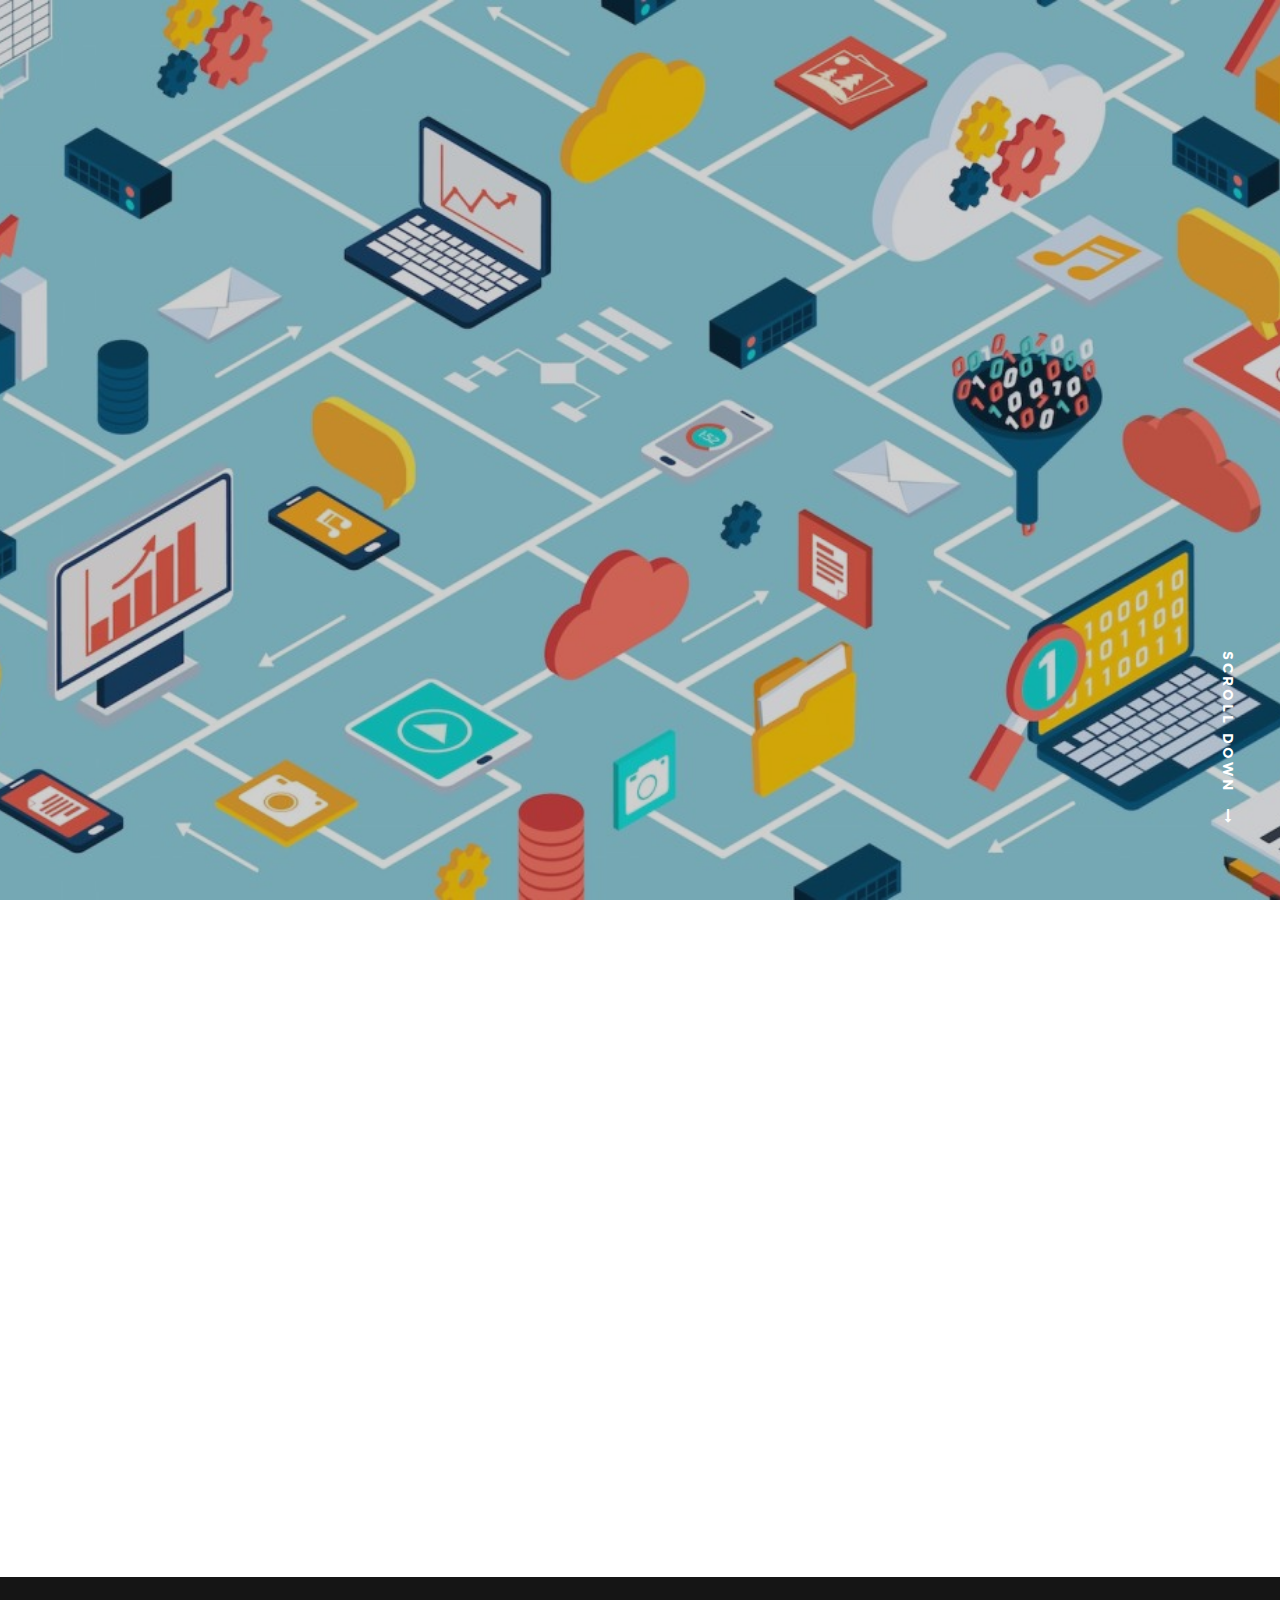
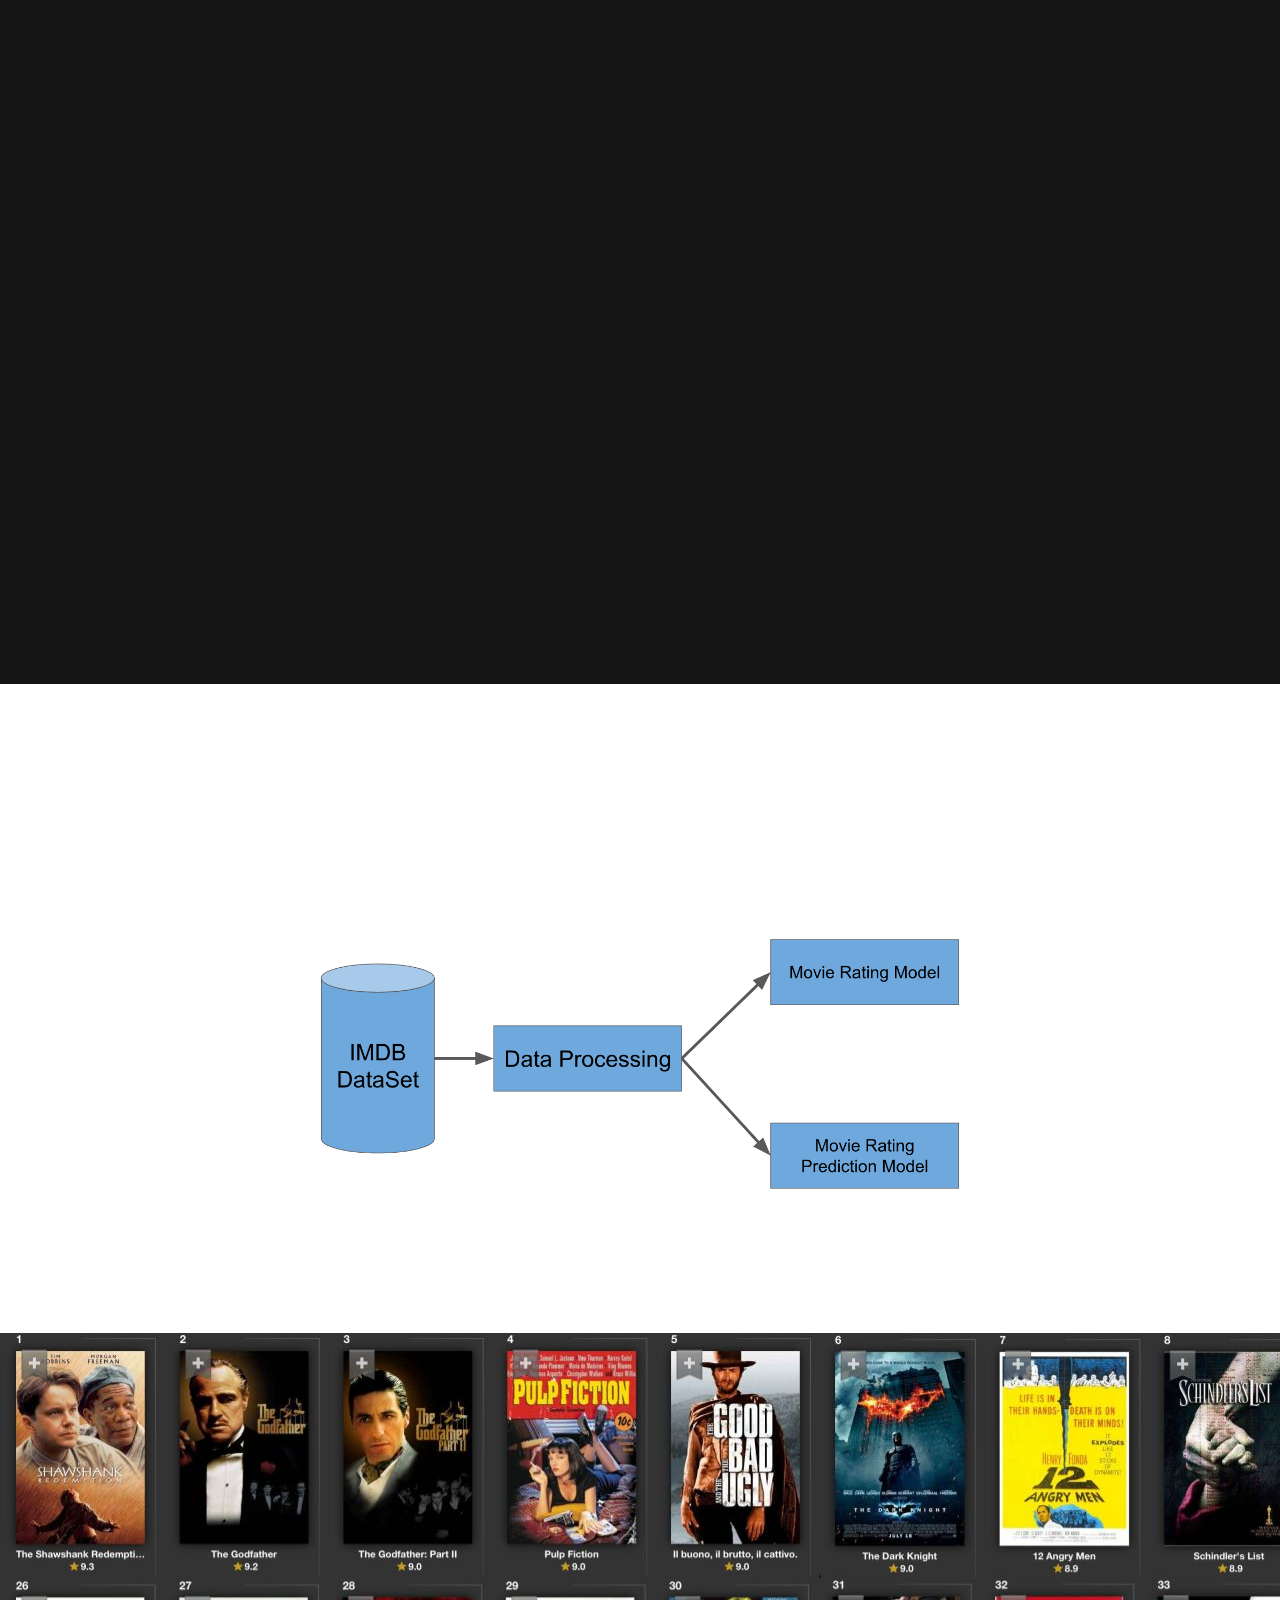
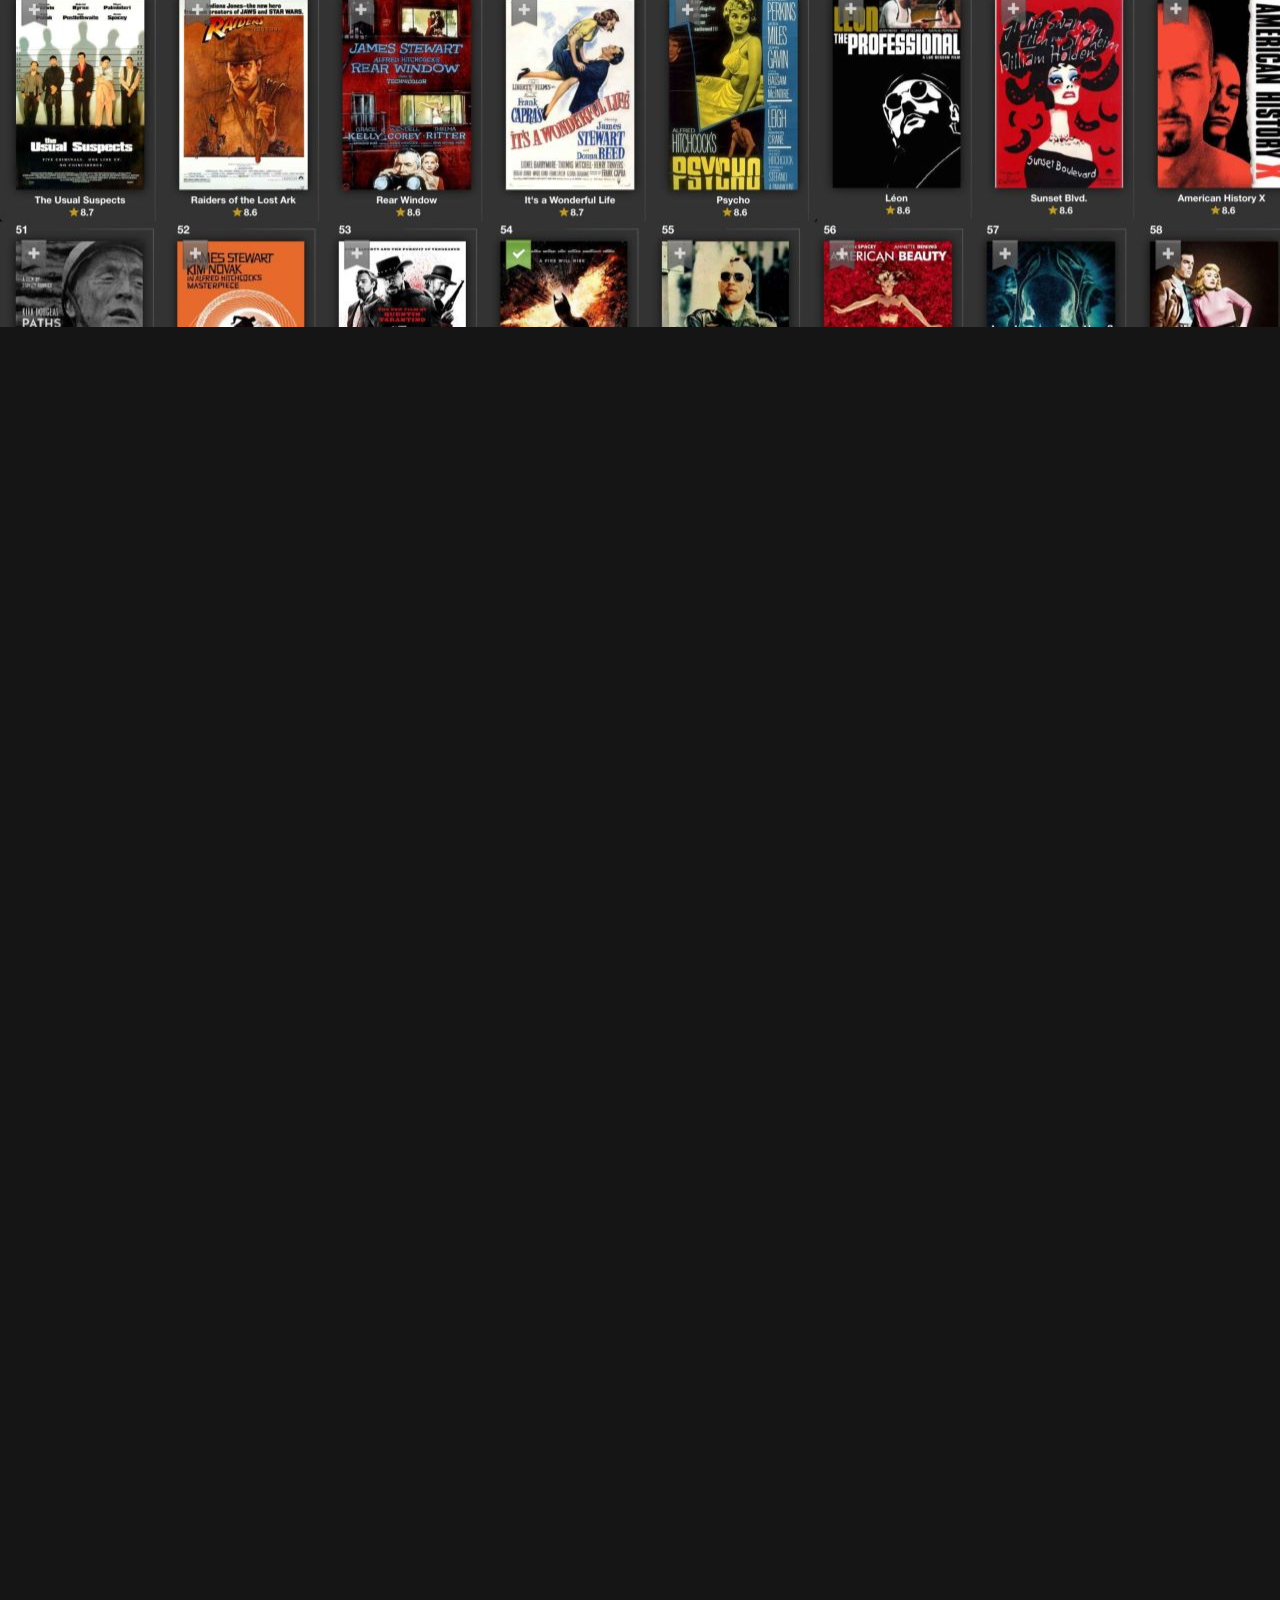
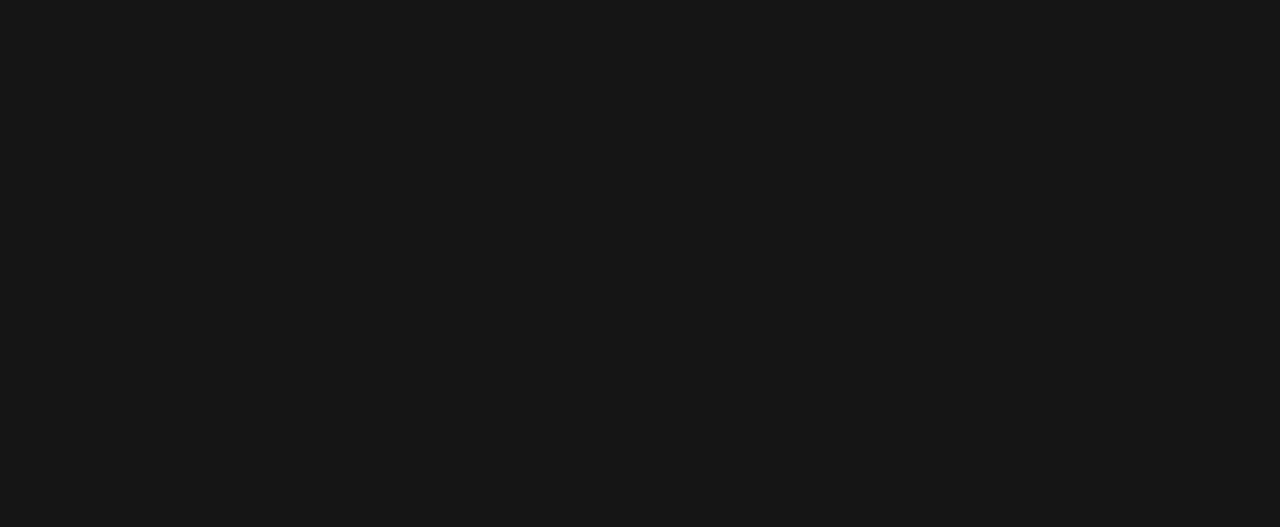
<file: Big Data website/index.html>
<!DOCTYPE html>
<html class="no-js" lang="en">
<head>

   <!--- basic page needs
   ================================================== -->
   <meta charset="utf-8">
	<title>MRPM</title>
	<meta name="description" content="">  
	<meta name="author" content="">

   <!-- mobile specific metas
   ================================================== -->
	<meta name="viewport" content="width=device-width, initial-scale=1, maximum-scale=1">

 	<!-- CSS
   ================================================== -->
   <link rel="stylesheet" href="css/base.css">
   <link rel="stylesheet" href="css/vendor.css">  
   <link rel="stylesheet" href="css/main.css">  

   <!-- script
   ================================================== -->
	<script src="js/modernizr.js"></script>
	<script src="js/pace.min.js"></script>

   <!-- favicons
	================================================== -->
	<link rel="shortcut icon" href="abc.png" type="image/x-icon">
	<link rel="icon" href="abc.png" type="image/x-icon">

</head>

<body id="top">


   <!-- home
   ================================================== -->
   <section id="home" style="background-image: url(./images/map.jpg);">

   	<div class="overlay"></div>

   	<div class="home-content-table">	
		   <div class="home-content-tablecell">
		   	<div class="row">
		   		<div class="col-twelve">		   			
			  		<h3 class="animate-intro"></h3>
				  		<h1 class="animate-intro">
							Movie Rating   <br>
							and Predictor Model
				  		</h1>	<br><br><br><br>
				  		<div class="more animate-intro">
				  			<a class="smoothscroll button stroke" href="#about">
				  					Objective
				  			</a>
				  		</div>		
						</div>
			  	</div> <!-- end col-twelve --> 
		   	</div> <!-- end row --> 
		   </div> <!-- end home-content-tablecell --> 		   
		</div> <!-- end home-content-table -->

		<div class="scrolldown">
			<a href="#about" class="scroll-icon smoothscroll">		
		   	Scroll Down		   	
		   	<i class="fa fa-long-arrow-right" aria-hidden="true"></i>
			</a>
		</div>			
   </section> <!-- end home -->


   <!-- Objective
   ================================================== -->
   <section id="about">
   	<div class="row about-wrap">
   		<div class="col-full">
   			<div class="about-profile-bg"></div>
				<div class="intro">
					<h3 class="animate-this">Objective</h3>
	   			<p  class="lead animate-this">The objective of our project is to make the system scalable by using big data technologies for data processing and Google cloud to host the system. utilizes the IMDB data set to generate Meaningful and Interesting Insights and then create a movie rating model based on average IMDB ratings and a sentiment analysis score of user tweets. It then creates an accurate Machine Learning model to predict average movie ratings based on some key features. </p>
				</div>   
   		</div> <!-- end col-full  -->
   	</div> <!-- end about-wrap  -->
   </section> <!-- end about -->

<!-- Technologies
   ================================================== -->
   <section id="contact">
    <div class="overlay"></div>
    <div class="row narrow section-intro with-bottom-sep animate-this">
      <div class="col-twelve">
          <h3 class="animate-this" style="color: white; font-size: 30px">Technologies and Platform</h3>
          <p  class="lead animate-this">
            Zeppelin<br>
            Jupyter<br>
            Spark<br>
            Twitter API<br>
            Google Cloud Engine<br>
            Sentiment Analysis (Text Blob)<br>
            Python<br>
            HTML,CSS <br>
            JavaScript<br>
          </p>
      </div> <!-- end col-full  -->
    </div> <!-- end about-wrap  -->
   </section> <!-- end about -->

<!-- Architecture
   ================================================== -->
   <section id="Architecture">
   <section id="about">
          <div class="row about-wrap">
      <div class="col-full">
        <div class="about-profile-bg"></div>
        <div class="intro">
        <h3 class="animate-this" >High Level Architecture</h3>
        <img src="images/High level archi.png" alt="High level archi" style="width:90%;height:90%;">
   </section> <!-- end about -->
 </section>

<!-- Data Processing
   ================================================== -->
   <section id="Data Processing" style="background-image: url(./images/IMDB.jpg);">
    <div class="overlay"></div>
    <div class="home-content-table">  
       <div class="home-content-tablecell">
        <div class="row">
          <div class="col-twelve">            
            <h3 class="animate-intro"></h3>
            <h1 class="animate-intro">
            Data <br>
            Processing
            </h1> 
            <div class="more animate-intro">
              <div class="col-twelve">
                <a href="sentiment analysis.html" target="_blank" title="SA" class="button button-primary">Learn More</a>
              </div> 
            </div>    
          </div> <!-- end col-twelve --> 
        </div> <!-- end row --> 
      </div> <!-- end home-content-tablecell -->        
    </div> <!-- end home-content-table -->
   </section> <!-- end home -->


<!-- Sentiment Analysis
   ================================================== -->
   <section id="home" style="background-image: url(./images/sent1.jpg);">

    <div class="overlay"></div>
    <div class="home-content-table">  
       <div class="home-content-tablecell">
        <div class="row">
          <div class="col-twelve">            
            <h3 class="animate-intro"></h3>
            <h1 class="animate-intro">
            Sentiment <br>
            Analysis
            </h1> 
            <div class="more animate-intro">
              <div class="col-twelve">
                <a href="sentiment analysis.html" target="_blank" title="SA" class="button button-primary">Learn More</a>
              </div> 
            </div>    
          </div> <!-- end col-twelve --> 
        </div> <!-- end row --> 
      </div> <!-- end home-content-tablecell -->        
    </div> <!-- end home-content-table -->
   </section> <!-- end home -->


   <!-- Machine Learning
   ================================================== -->
   <section id="home" style="background-image: url(./images/ml1.jpg);">
    <div class="overlay"></div>
    <div class="home-content-table">  
       <div class="home-content-tablecell">
        <div class="row">
          <div class="col-twelve">            
            <h3 class="animate-intro"></h3>
            <h1 class="animate-intro">
              Machine  <br>
              Learning
            </h1> 
            <div class="more animate-intro">
              <div class="col-twelve">
                <a href="machine learning.html" target="_blank" title="ML" class="button button-primary">Learn More</a>
              </div> 
            </div>    
          </div> <!-- end col-twelve --> 
        </div> <!-- end row --> 
      </div> <!-- end home-content-tablecell -->        
    </div> <!-- end home-content-table -->
   </section> <!-- end home -->



   <!-- Java Script
   ================================================== --> 
   <script src="js/jquery-2.1.3.min.js"></script>
   <script src="js/plugins.js"></script>
   <script src="js/main.js"></script>

</body>

</html>
</file>
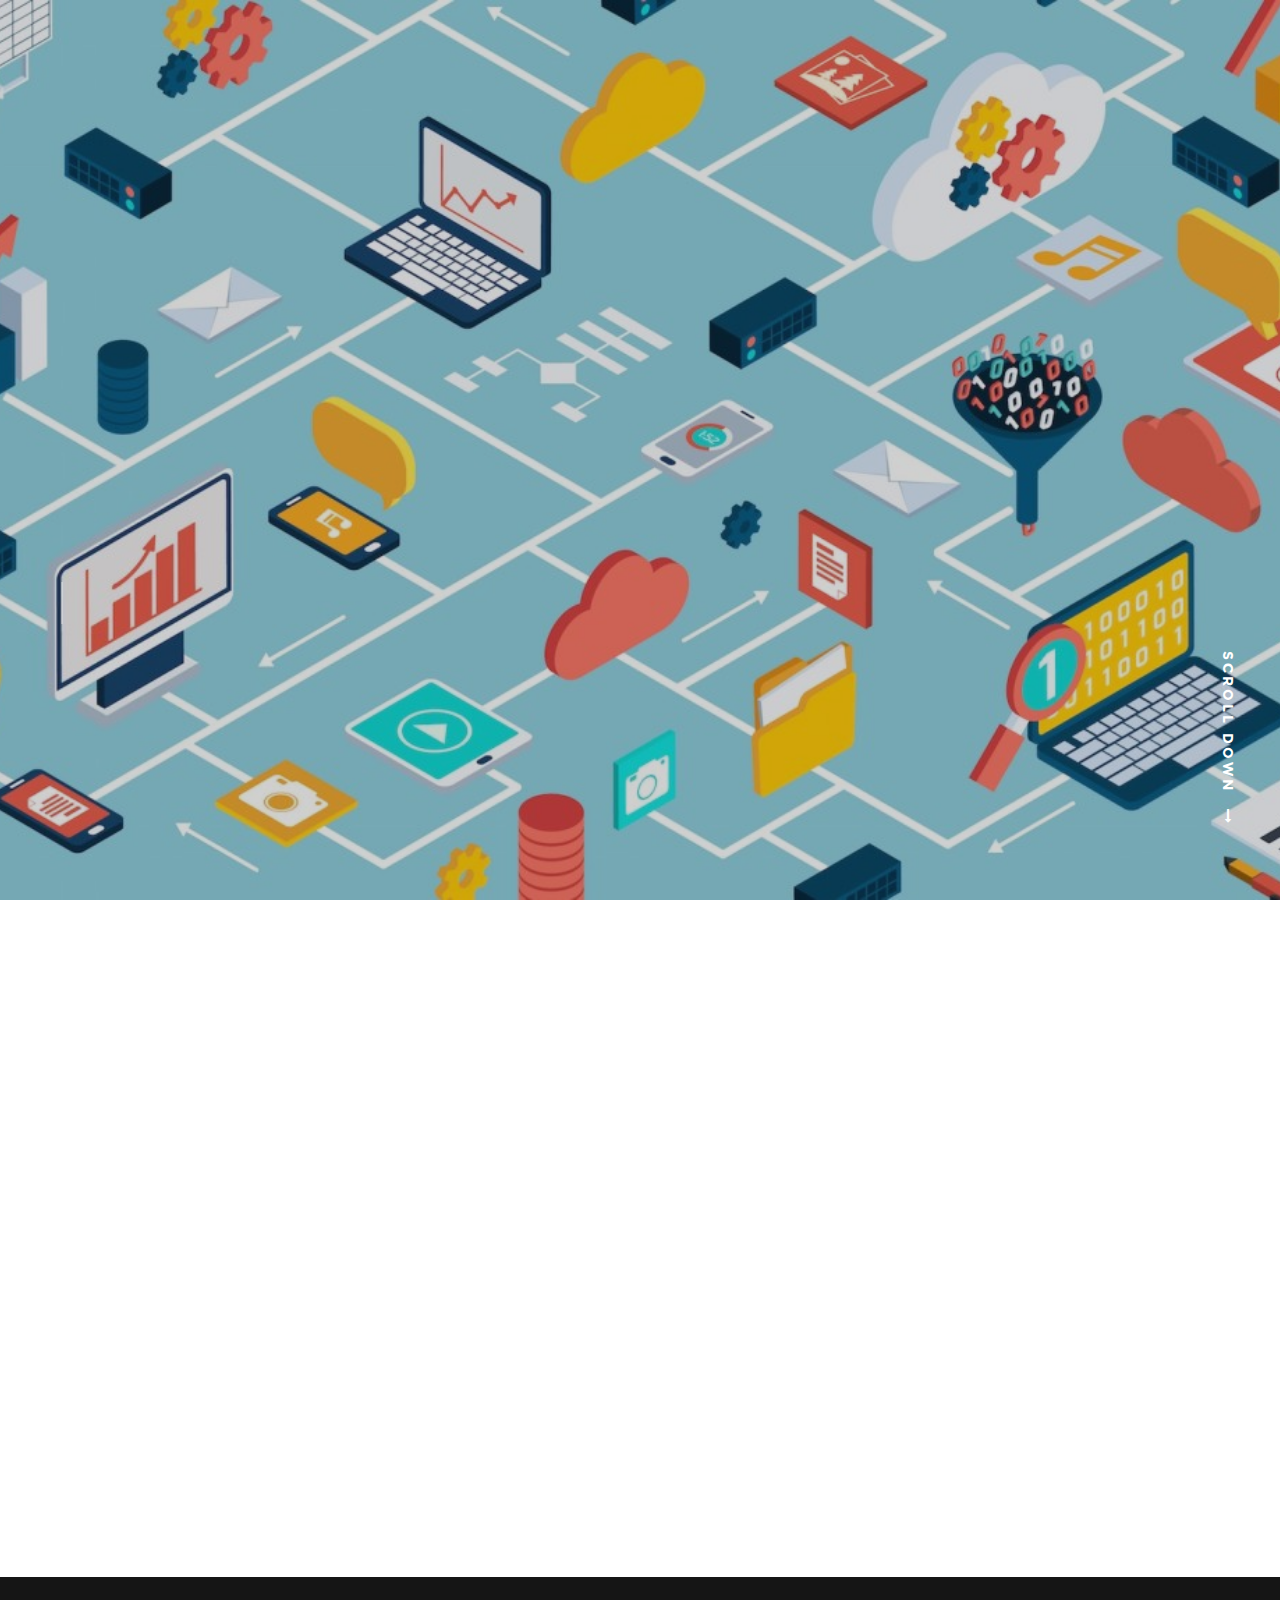
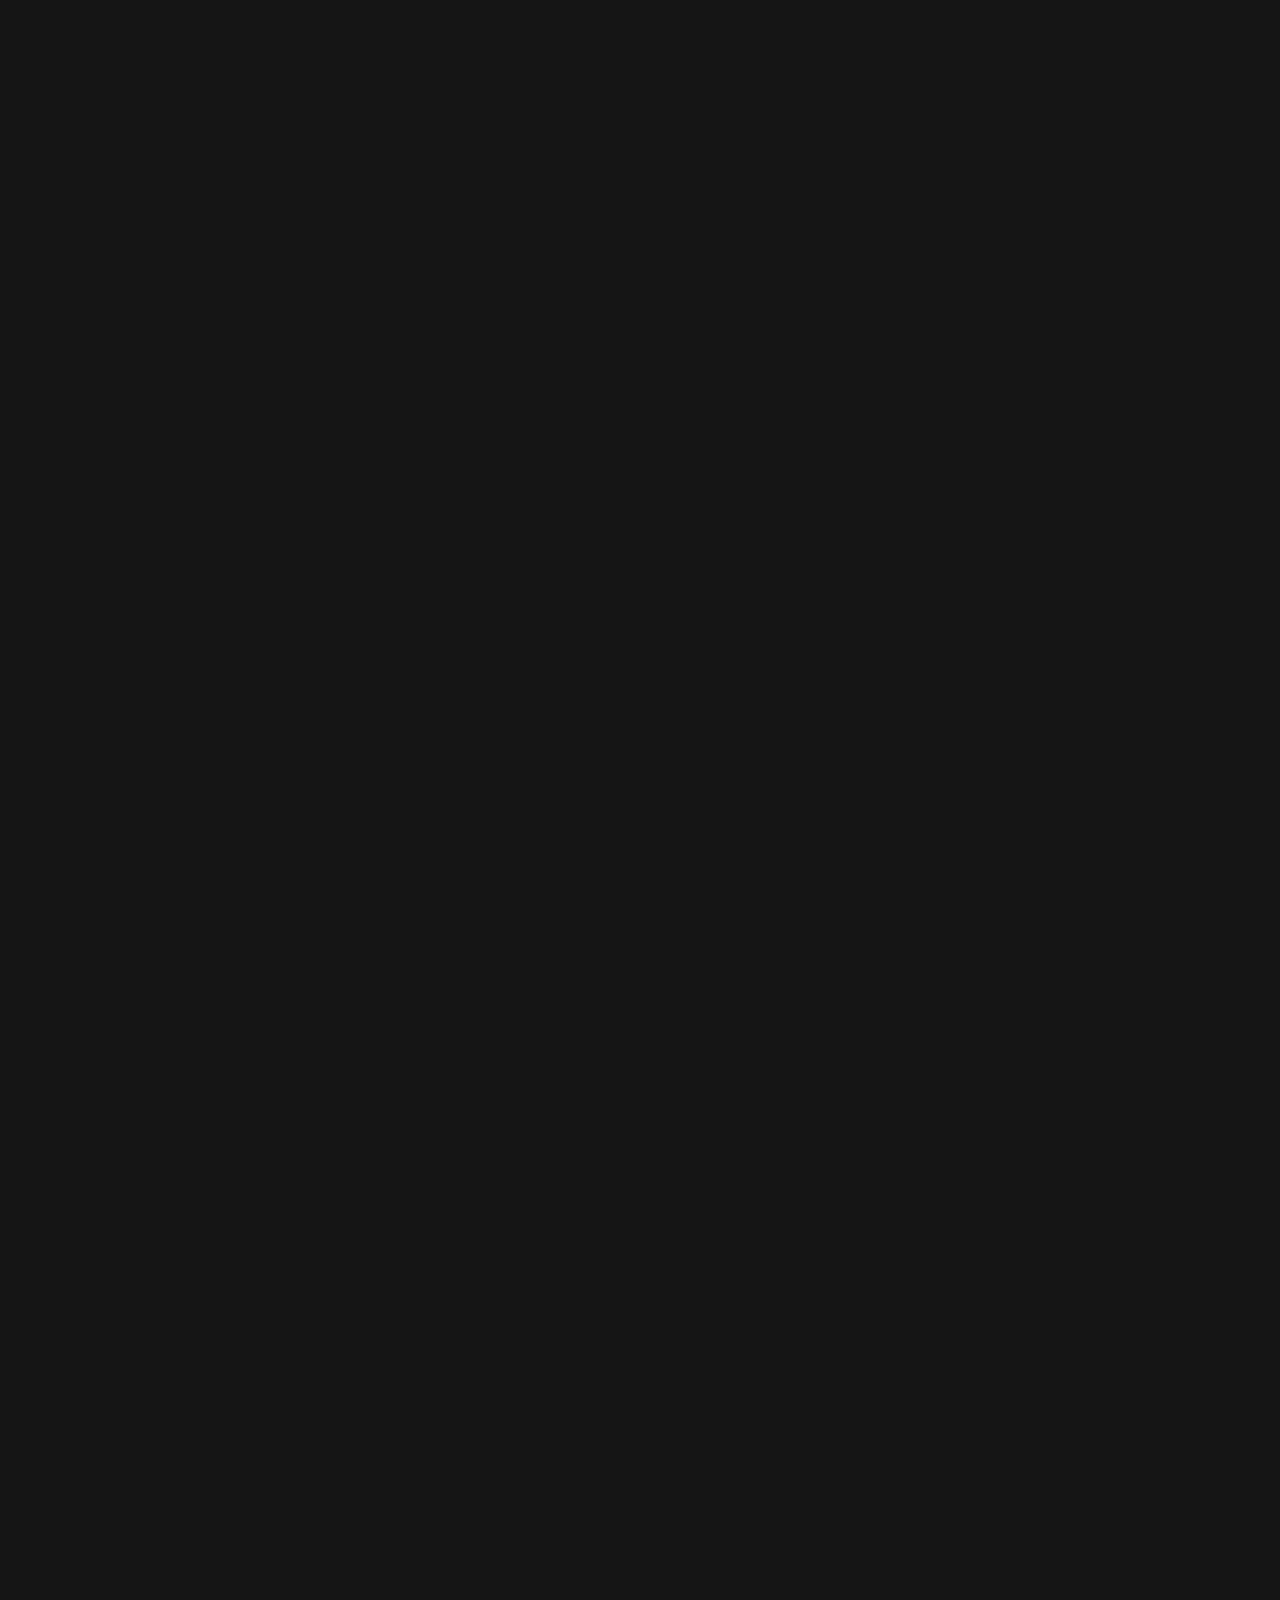
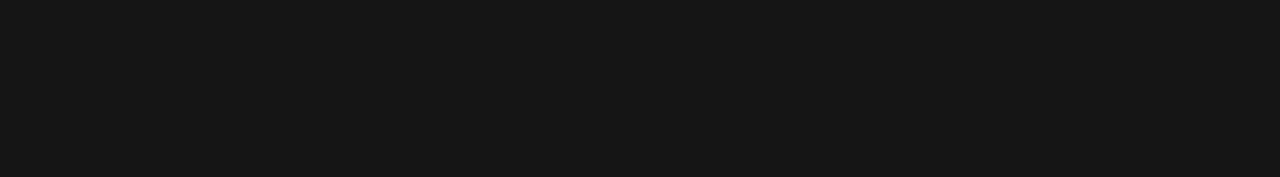
<file: Big Data website/index backup.html>
<!DOCTYPE html>
<html class="no-js" lang="en">
<head>

   <!--- basic page needs
   ================================================== -->
   <meta charset="utf-8">
	<title>MRPM</title>
	<meta name="description" content="">  
	<meta name="author" content="">

   <!-- mobile specific metas
   ================================================== -->
	<meta name="viewport" content="width=device-width, initial-scale=1, maximum-scale=1">

 	<!-- CSS
   ================================================== -->
   <link rel="stylesheet" href="css/base.css">
   <link rel="stylesheet" href="css/vendor.css">  
   <link rel="stylesheet" href="css/main.css">  

   <!-- script
   ================================================== -->
	<script src="js/modernizr.js"></script>
	<script src="js/pace.min.js"></script>

   <!-- favicons
	================================================== -->
	<link rel="shortcut icon" href="abc.png" type="image/x-icon">
	<link rel="icon" href="abc.png" type="image/x-icon">

</head>

<body id="top">


   <!-- home
   ================================================== -->
   <section id="home" style="background-image: url(./images/map.jpg);">

   	<div class="overlay"></div>

   	<div class="home-content-table">	
		   <div class="home-content-tablecell">
		   	<div class="row">
		   		<div class="col-twelve">		   			
			  		
			  				<h3 class="animate-intro"></h3>
				  			<h1 class="animate-intro">
							Movie Rating   <br>
							and Predictor Model
				  			</h1>	<br><br><br><br>
				  			<div class="more animate-intro">
				  				<a class="smoothscroll button stroke" href="#about">
				  					Learn More
				  				</a>
				  			</div>		
							
				  			<br>
						   		  		
						   	</div>

			  		</div> <!-- end col-twelve --> 
		   	</div> <!-- end row --> 
		   </div> <!-- end home-content-tablecell --> 		   
		</div> <!-- end home-content-table -->

		<ul class="home-social-list">
	      <li class="animate-intro">
	        	<a href="#"><i class="fa fa-facebook-square"></i></a>
	      </li>
	      <li class="animate-intro">
	        	<a href="#"><i class="fa fa-twitter"></i></a>
	      </li>
	      <li class="animate-intro">
	        	<a href="#"><i class="fa fa-instagram"></i></a>
	      </li>
         <li class="animate-intro">
           	<a href="#"><i class="fa fa-behance"></i></a>
         </li>
	      <li class="animate-intro">
	        	<a href="#"><i class="fa fa-dribbble"></i></a>
	      </li>	      
	   </ul> <!-- end home-social-list -->	

		<div class="scrolldown">
			<a href="#about" class="scroll-icon smoothscroll">		
		   	Scroll Down		   	
		   	<i class="fa fa-long-arrow-right" aria-hidden="true"></i>
			</a>
		</div>			
   
   </section> <!-- end home -->


   <!-- about
   ================================================== -->
   <section id="about">

   	<div class="row about-wrap">
   		<div class="col-full">

   			<div class="about-profile-bg"></div>

				<div class="intro">
					<h3 class="animate-this">Objective</h3>
	   			<p  class="lead animate-this">The objective of our project is to make the system scalable by using big data technologies for data processing and Google cloud to host the system. utilizes the IMDB data set to generate Meaningful and Interesting Insights and then create a movie rating model based on average IMDB ratings and a sentiment analysis score of user tweets. It then creates an accurate Machine Learning model to predict average movie ratings based on some key features. </p>
				</div>   

   		</div> <!-- end col-full  -->
   	</div> <!-- end about-wrap  -->

   </section> <!-- end about -->


<!-- Sentiment Analysis
   ================================================== -->
   <section id="home" style="background-image: url(./images/sent1.jpg);">

    <div class="overlay"></div>

    <div class="home-content-table">  
       <div class="home-content-tablecell">
        <div class="row">
          <div class="col-twelve">            
            
                <h3 class="animate-intro"></h3>
                <h1 class="animate-intro">
                Sentiment <br>
                Analysis
                </h1> 
                <div class="more animate-intro">
                  
                  <div class="col-twelve">
                    <a href="sentiment analysis.html" target="_blank" title="SA" class="button button-primary">Results</a>
                  </div> 
                  <script>
                  function mySA() {
                      var e = document.getElementById("SA");
                         if(e.style.display === 'none')
                            e.style.display = 'block';
                         else
                            e.style.display = 'none';
                      }
                  </script>
                </div>    
            </div> <!-- end col-twelve --> 
        </div> <!-- end row --> 
       </div> <!-- end home-content-tablecell -->        
    </div> <!-- end home-content-table -->
   </section> <!-- end home -->

<!-- Sentiment Analysis Results
   ================================================== -->
   <section id="SA" style="display:none">
   <section id="home" style="background-image: url(./images/se.jpg);">

    <div class="overlay"></div>

    <div class="home-content-table">  
       <div class="home-content-tablecell">
        <div class="row">
          <div class="col-twelve">            
            
                <h3 class="animate-intro"></h3>
                <h1 class="animate-intro">
                Sentiment <br>
                Analysis
                </h1> 
                <div class="more animate-intro">
                  <a class="smoothscroll button stroke" href="#about">
                    Learn More
                  </a>
                </div>    
            </div> <!-- end col-twelve --> 
        </div> <!-- end row --> 
       </div> <!-- end home-content-tablecell -->        
    </div> <!-- end home-content-table -->
   </section> <!-- end home -->
 </section>


   <!-- Machine Learning
   ================================================== -->
   <section id="home" style="background-image: url(./images/ml1.jpg);">

    <div class="overlay"></div>

    <div class="home-content-table">  
       <div class="home-content-tablecell">
        <div class="row">
          <div class="col-twelve">            
            
                <h3 class="animate-intro"></h3>
                <h1 class="animate-intro">
                Machine  <br>
                Learning
                </h1> 
                <div class="more animate-intro">
                  <a onclick="myML()" class="smoothscroll button stroke" href="#ML">
                    Results
                  </a>
                  <script>
                  function myML() {
                      var e = document.getElementById("ML");
                         if(e.style.display === 'none')
                            e.style.display = 'block';
                         else
                            e.style.display = 'none';
                      }
                  </script>
                </div>    
            </div> <!-- end col-twelve --> 
        </div> <!-- end row --> 
       </div> <!-- end home-content-tablecell -->        
    </div> <!-- end home-content-table -->
   </section> <!-- end home -->

<!-- ML Results
   ================================================== -->
   <section id="ML" style="display:none">
   <section id="home" style="background-image: url(./images/sent1.jpg);">

    <div class="overlay"></div>

    <div class="home-content-table">  
       <div class="home-content-tablecell">
        <div class="row">
          <div class="col-twelve">            
            
                <h3 class="animate-intro"></h3>
                <h1 class="animate-intro">
                Sentiment <br>
                Analysis
                </h1> 
                <div class="more animate-intro">
                  <a class="smoothscroll button stroke" href="#about">
                    Learn More
                  </a>
                </div>    
            </div> <!-- end col-twelve --> 
        </div> <!-- end row --> 
       </div> <!-- end home-content-tablecell -->        
    </div> <!-- end home-content-table -->
   </section> <!-- end home -->
 </section>

   <!-- Java Script
   ================================================== --> 
   <script src="js/jquery-2.1.3.min.js"></script>
   <script src="js/plugins.js"></script>
   <script src="js/main.js"></script>

</body>

</html>
</file>
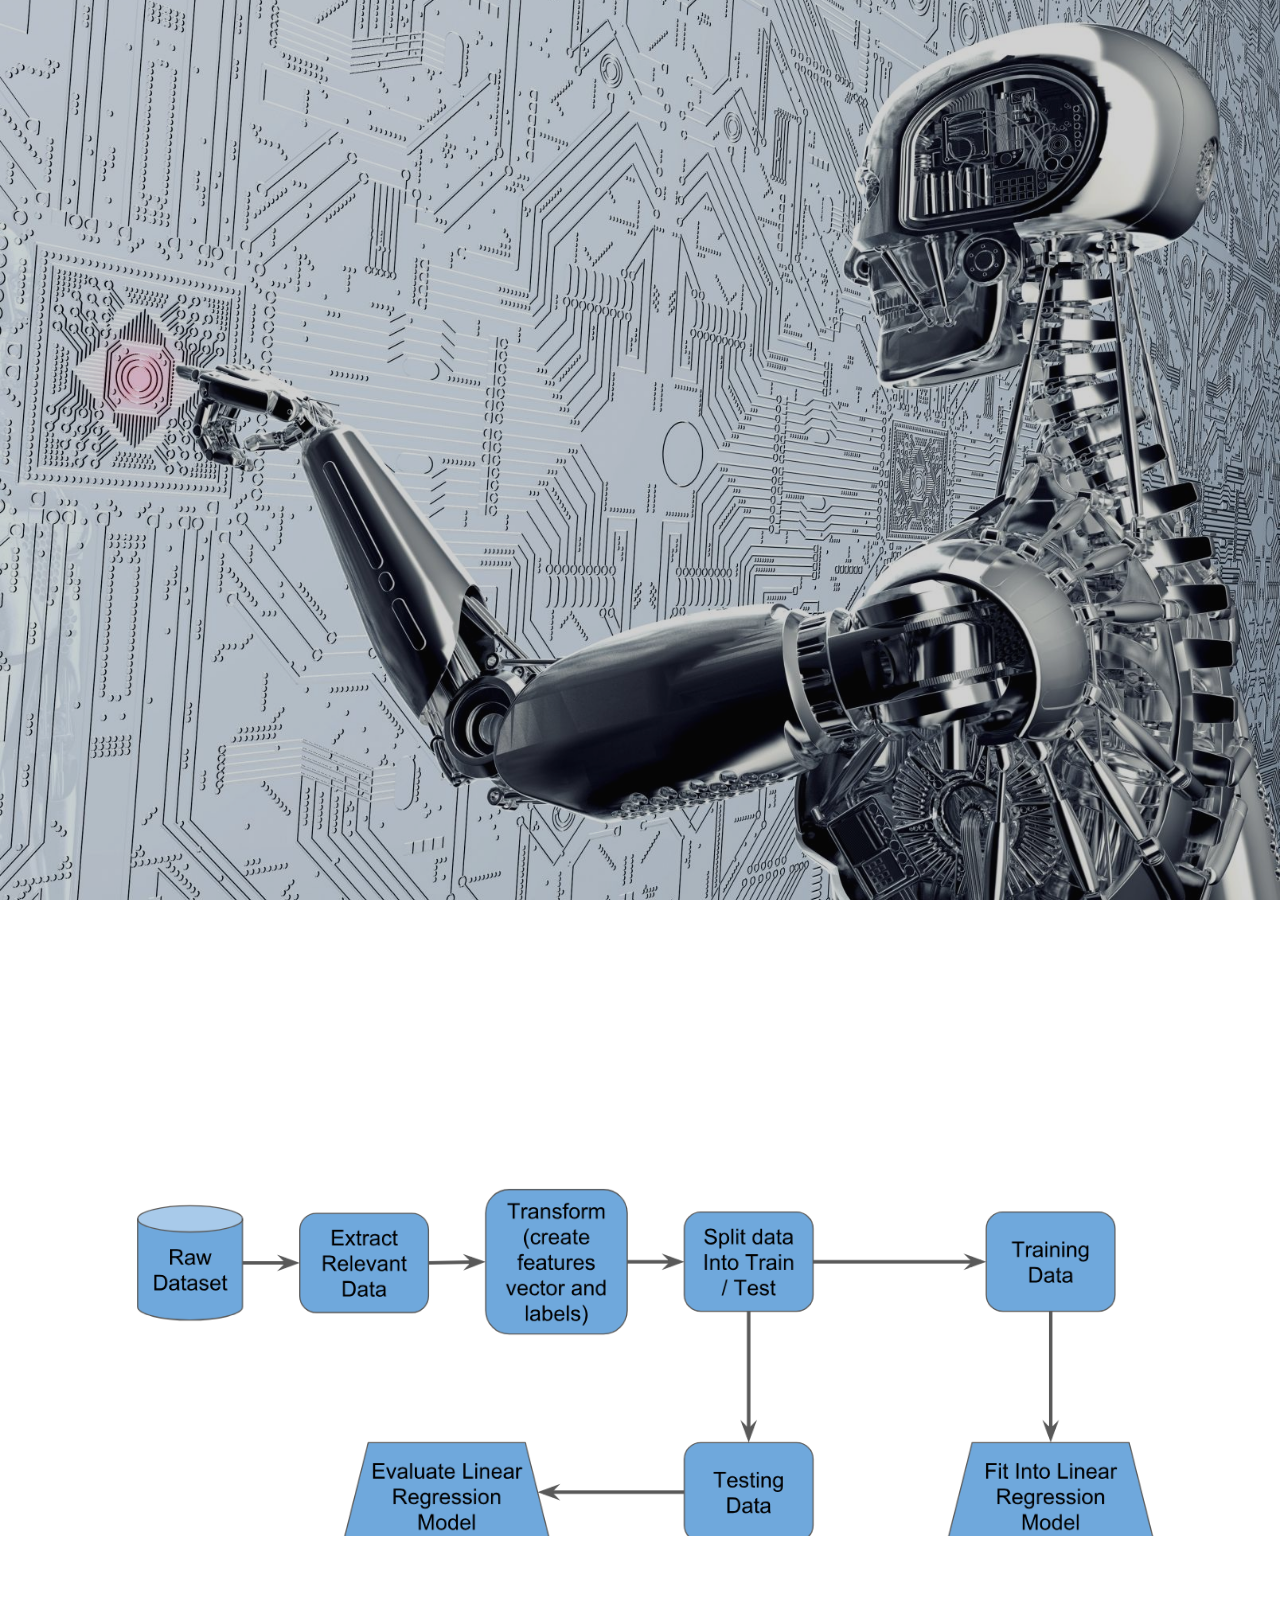
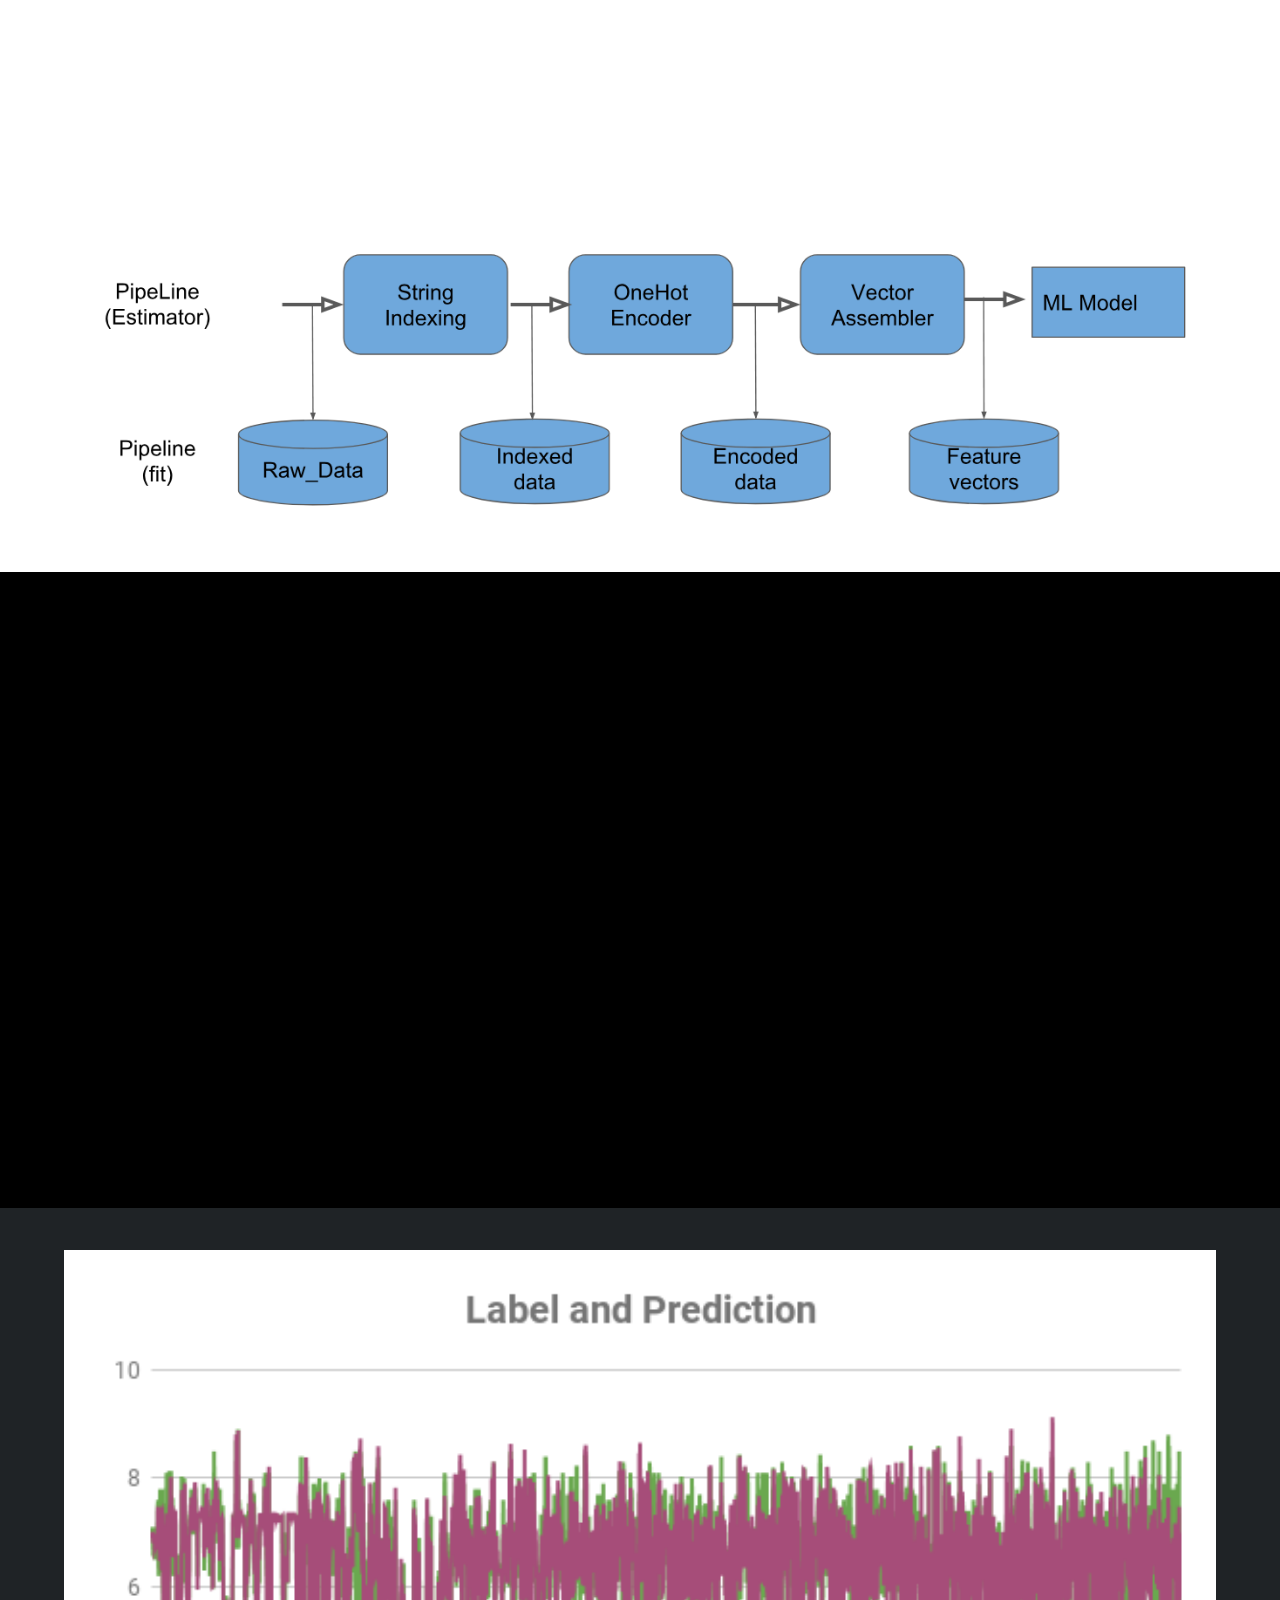
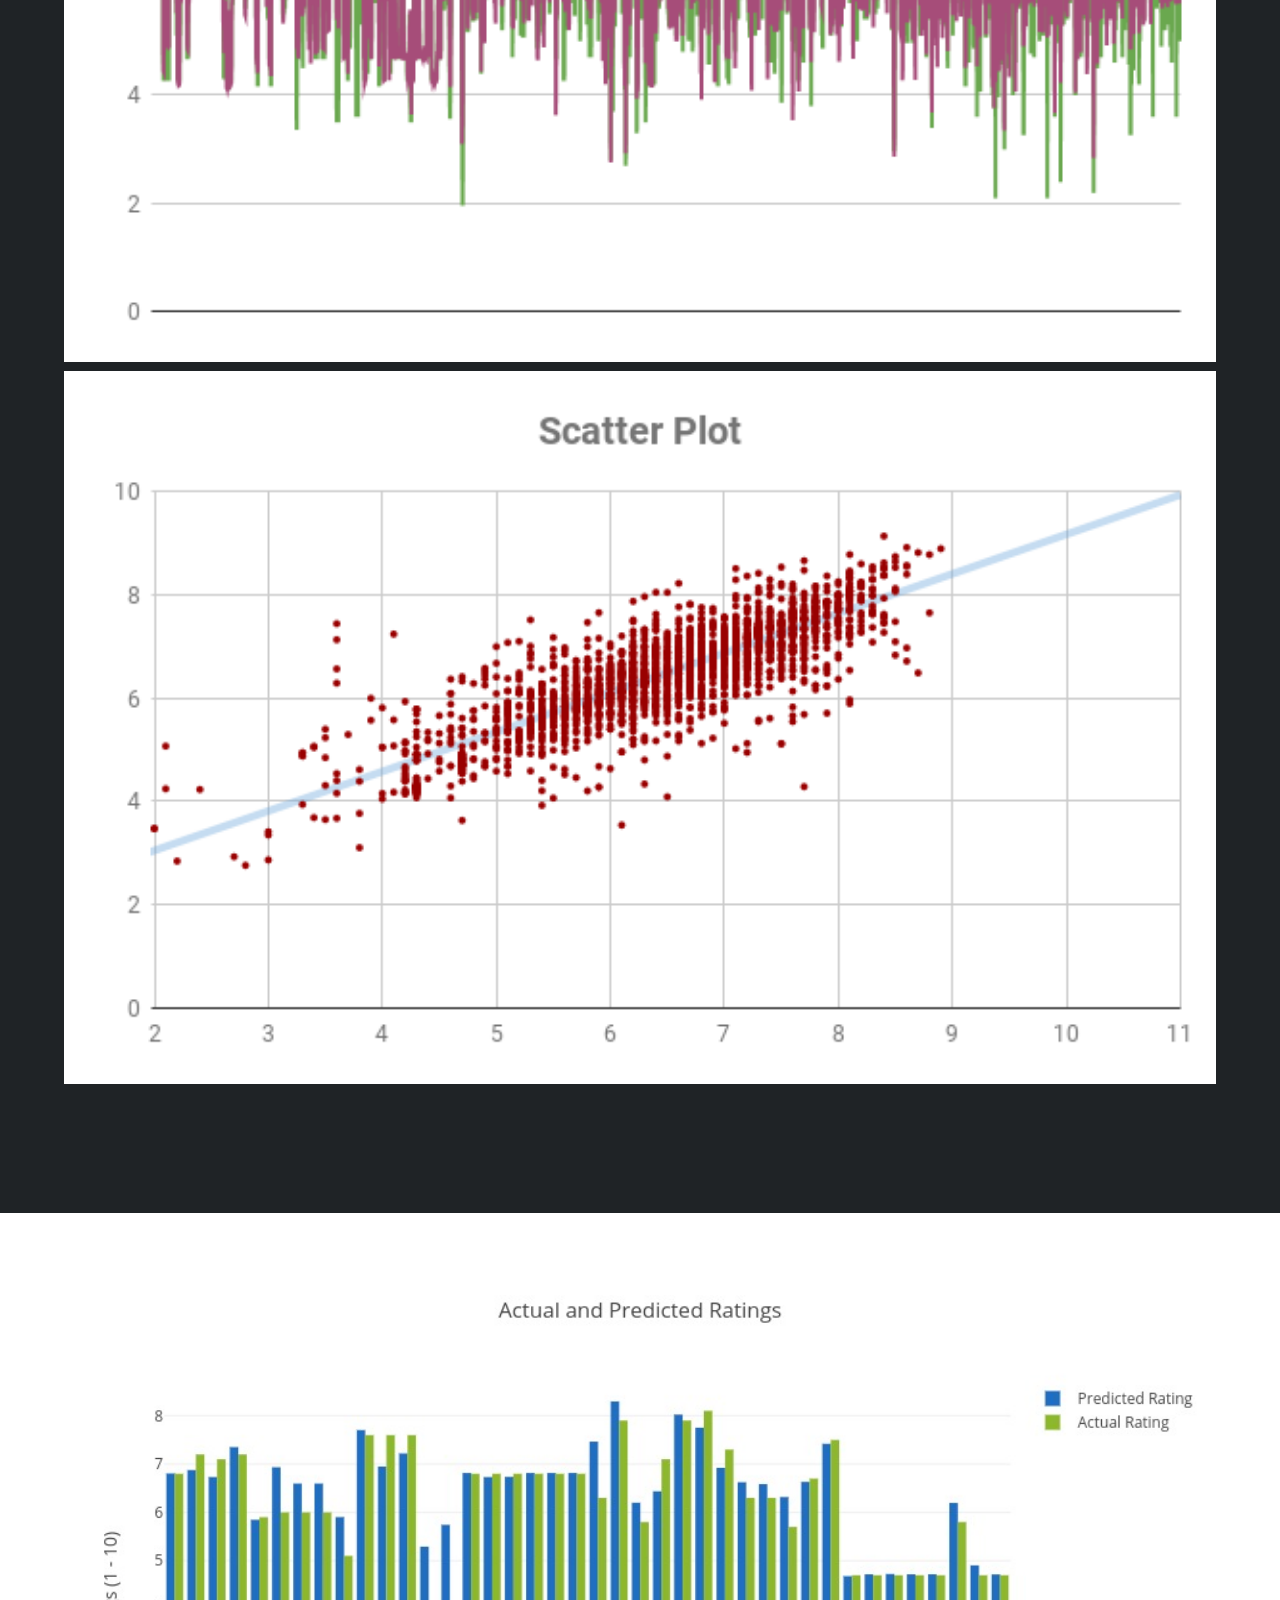
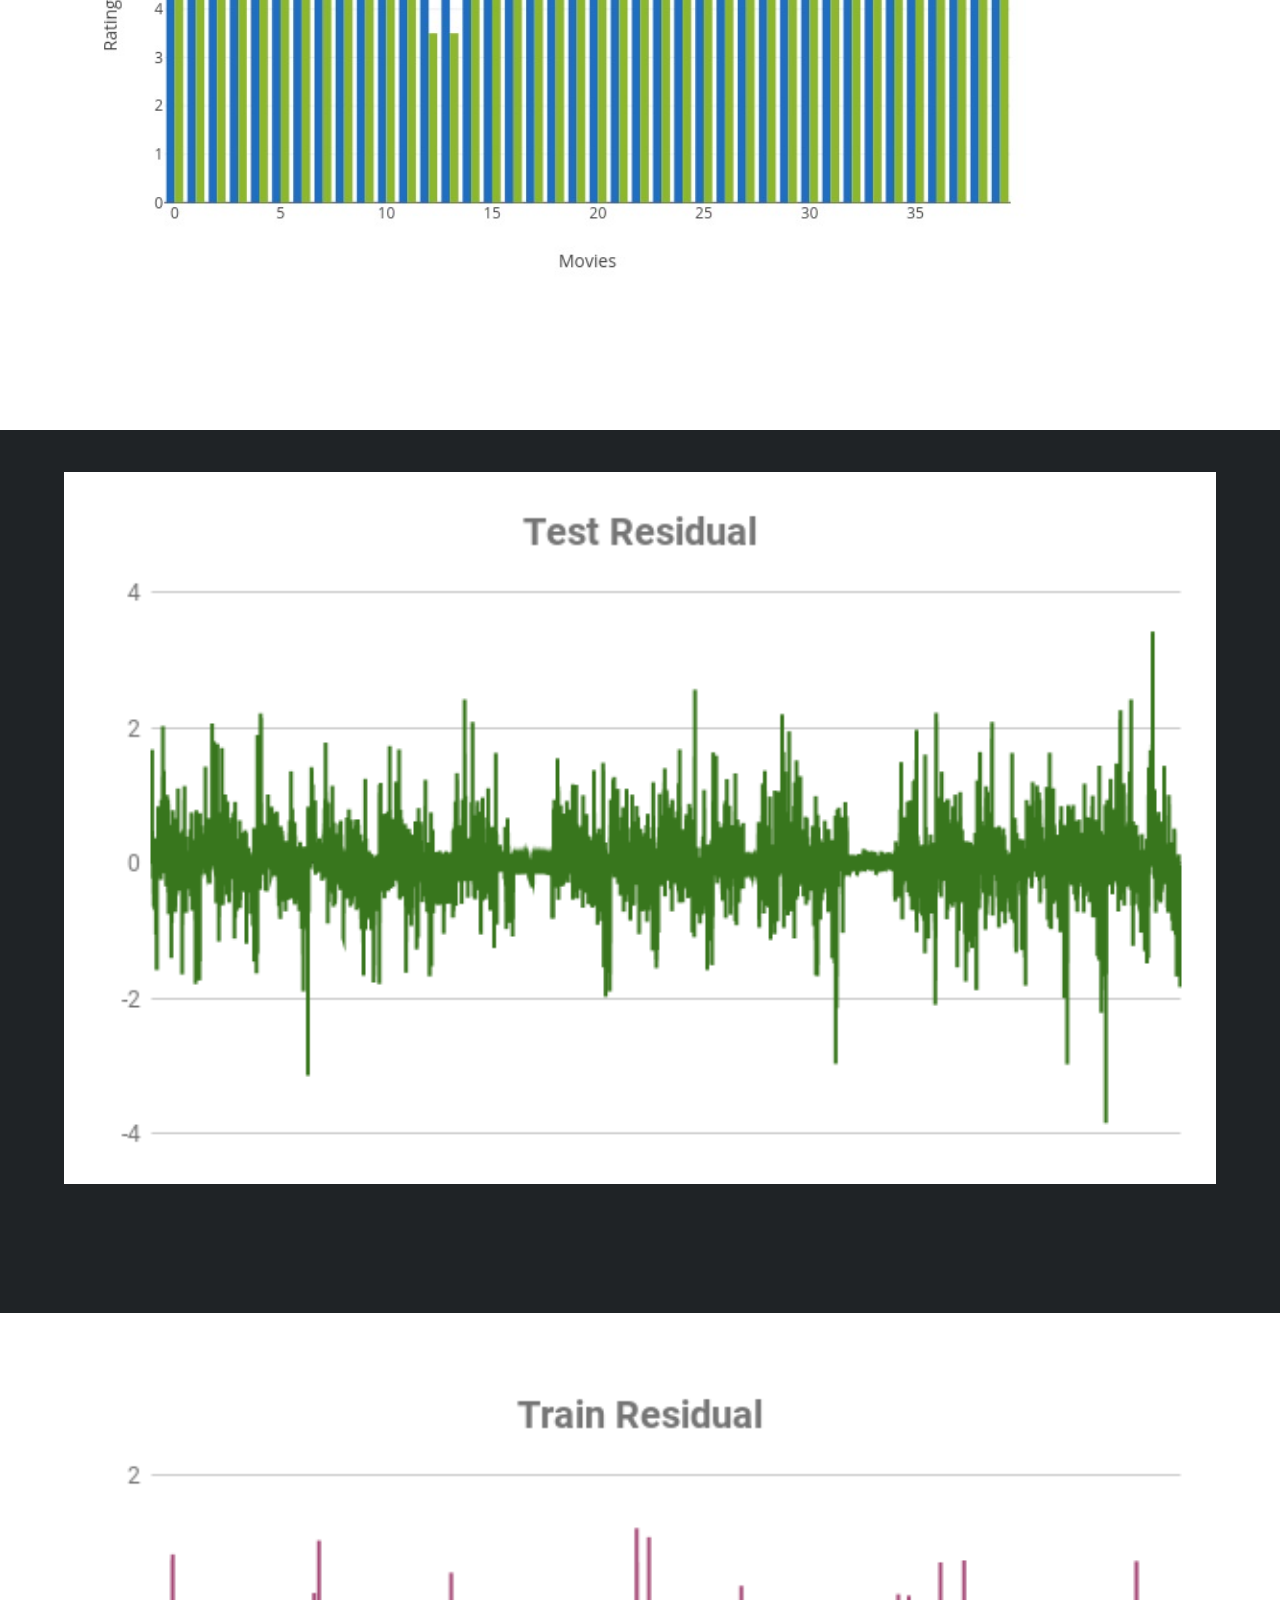
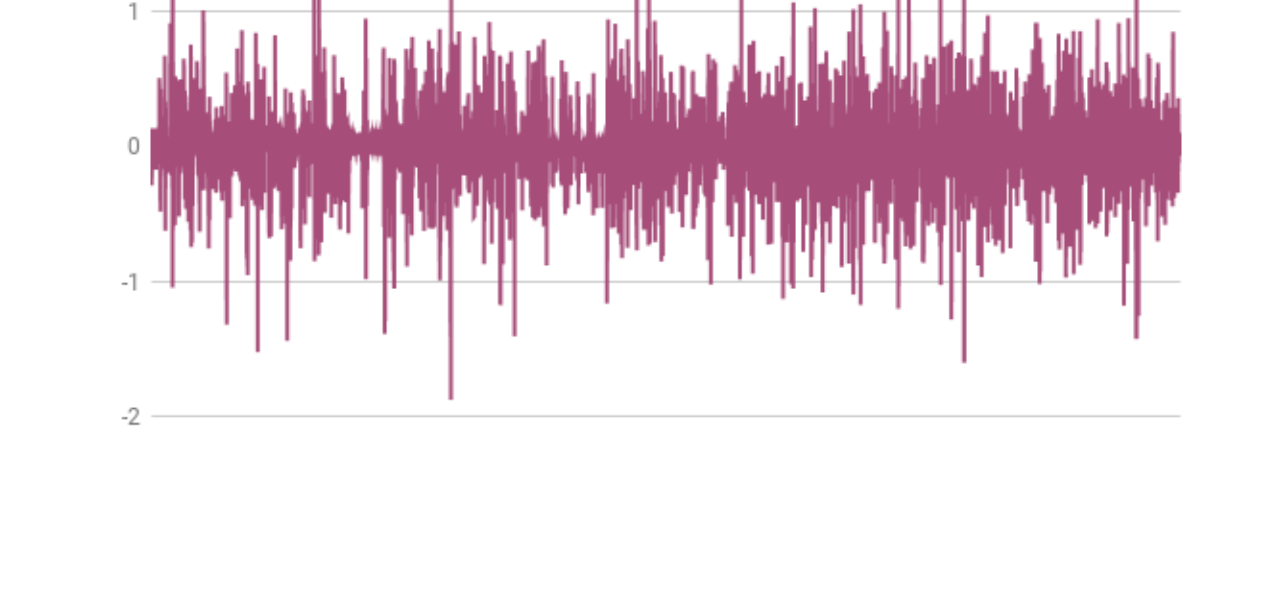
<file: Big Data website/machine learning.html>
<!DOCTYPE html>
<html class="no-js" lang="en">
<head>

   <!--- basic page needs
   ================================================== -->
   <meta charset="utf-8">
	<title>MRPM</title>
	<meta name="description" content="">  
	<meta name="author" content="">

   <!-- mobile specific metas
   ================================================== -->
	<meta name="viewport" content="width=device-width, initial-scale=1, maximum-scale=1">

 	<!-- CSS
   ================================================== -->
   <link rel="stylesheet" href="css/base.css">
   <link rel="stylesheet" href="css/vendor.css">  
   <link rel="stylesheet" href="css/main.css">  

   <!-- script
   ================================================== -->
	<script src="js/modernizr.js"></script>
	<script src="js/pace.min.js"></script>

   <!-- favicons
	================================================== -->
	<link rel="shortcut icon" href="abc.png" type="image/x-icon">
	<link rel="icon" href="abc.png" type="image/x-icon">

</head>

<body id="top">


   <!-- Machine Learning
   ================================================== -->
   <section id="home" style="background-image: url(./images/ml1.jpg);">
    <div class="overlay"></div>
    <div class="home-content-table">  
       <div class="home-content-tablecell">
        <div class="row">
          <div class="col-twelve">            
            <h3 class="animate-intro"></h3>
            <h1 class="animate-intro">
              Machine <br>
              Learning
            </h1> 
            <div class="more animate-intro">
              <a class="smoothscroll button stroke" href="#about">
                Learn More
              </a>
            </div>    
          </div> <!-- end col-twelve --> 
        </div> <!-- end row --> 
       </div> <!-- end home-content-tablecell -->        
    </div> <!-- end home-content-table -->
   </section> <!-- end home -->

<!-- Architecture
   ================================================== -->
   <section id="ML Architecture">
   <section id="about">
      <div class="col-full">
        <h3 class="animate-this">Architecture</h3>
        <img src="images/ML Archi.png" alt="Architecture" style="width:90%;height:90%;">
   </section> <!-- end about -->
 </section>


 <!-- Architecture
   ================================================== -->
   <section id="Pipeline">
   <section id="about">
      <div class="col-full">
        <h3 class="animate-this">Pipeline</h3>
        <img src="images/ML pipeline.png" alt="Pipeline" style="width:90%;height:90%;">
   </section> <!-- end about -->
 </section>


  <!-- about
   ================================================== -->
   <section id="about" style="background: black;">

    <div class="row about-wrap">
      <div class="col-full">
        <div class="about-profile-bg"></div>
        <div class="intro">
          <h3 class="animate-this">Result</h3><br><br>
          <div class="col-twelve">            
            <div class="more animate-intro">
              <div class="col-twelve">
                <a  class="smoothscroll button stroke" href="http://localhost:8888/notebooks/Movie_Rating_Prediction.ipynb/#/" target="_blank">Jupyter</a>
                <a  class="smoothscroll button stroke" href="#SP">Scatter Plot</a>
                <a  class="smoothscroll button stroke" href="#Comparison">Comparison</a>
                <a  class="smoothscroll button stroke" href="#Test">Test Residual</a>
                <a  class="smoothscroll button stroke" href="#Train">Train Residual</a>
                
              </div> 
            </div>   
            <script>
              function mySA(name) {
                var e = document.getElementById(name);
                 if(e.style.display === 'none')
                    e.style.display = 'block';
                 else
                    e.style.display = 'none';
                }
            </script> 
          </div> <!-- end col-twelve --> 
        </div> <!-- end row --> 
      </div> <!-- end col-full  -->
    </div> <!-- end about-wrap  -->
   </section> <!-- end about -->
 
 <!-- Jupyter
   ================================================== 
   <section id="Jupyter" style="display:block">
   <section id="about" >
      <iframe src="http://localhost:8888/notebooks/Movie_Rating_Prediction.ipynb/" style="height: 1000px; width: 90%;"></iframe>
   </section> 
 </section> -->

<!-- Plot
   ================================================== -->
   <section id="SP" style="display:block">
   <section id="about" style="background: #1f2326;">   
          <img src="images/graph/LabelPrediction.png" alt="LabelPrediction" style="width:90%;height:90%;">
          <img src="images/graph/scatterPlot.png" alt="scatterPlot" style="width:90%;height:90%;">
   </section> <!-- end about -->
 </section>

<!-- Comparison
   ================================================== -->
   <section id="Comparison" style="display:block">
   <section id="about">
      <img src="images/graph/Comparison.jpeg" alt="Comparison" style="width:90%;height:90%;">
   </section> <!-- end about -->
 </section>

<!-- Test Residual
   ================================================== -->
   <section id="Test" style="display:block">
   <section id="about" style="background: #1f2326;">    
      <img src="images/graph/Test Residual.png" alt="Test Residual" style="width:90%;height:90%;">
   </section> <!-- end about -->
 </section>

 <!-- Train Residual
   ================================================== -->
   <section id="Train" style="display:block">
   <section id="about" >
      <img src="images/graph/Train Residual.png" alt="Train Residual" style="width:90%;height:90%;">
   </section> <!-- end about -->
 </section>


   <!-- Java Script
   ================================================== --> 
   <script src="js/jquery-2.1.3.min.js"></script>
   <script src="js/plugins.js"></script>
   <script src="js/main.js"></script>

</body>

</html>
</file>
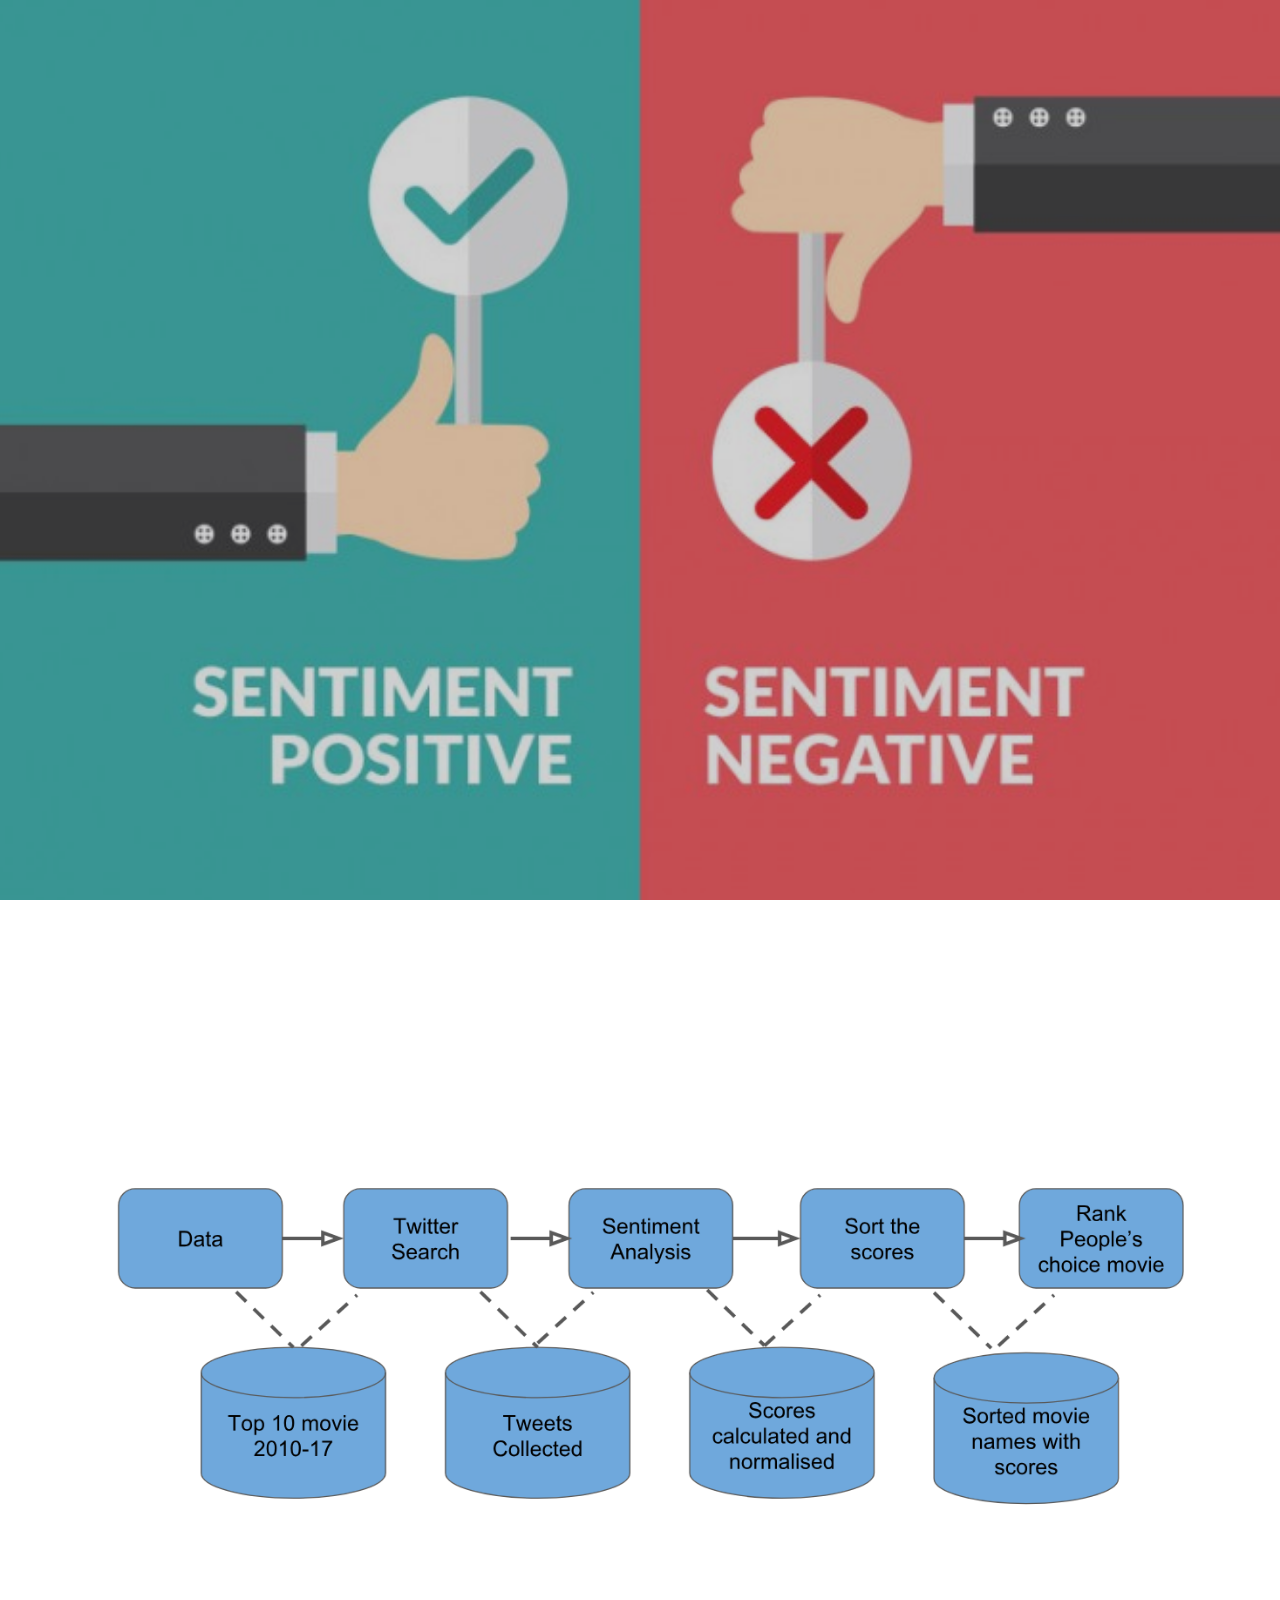
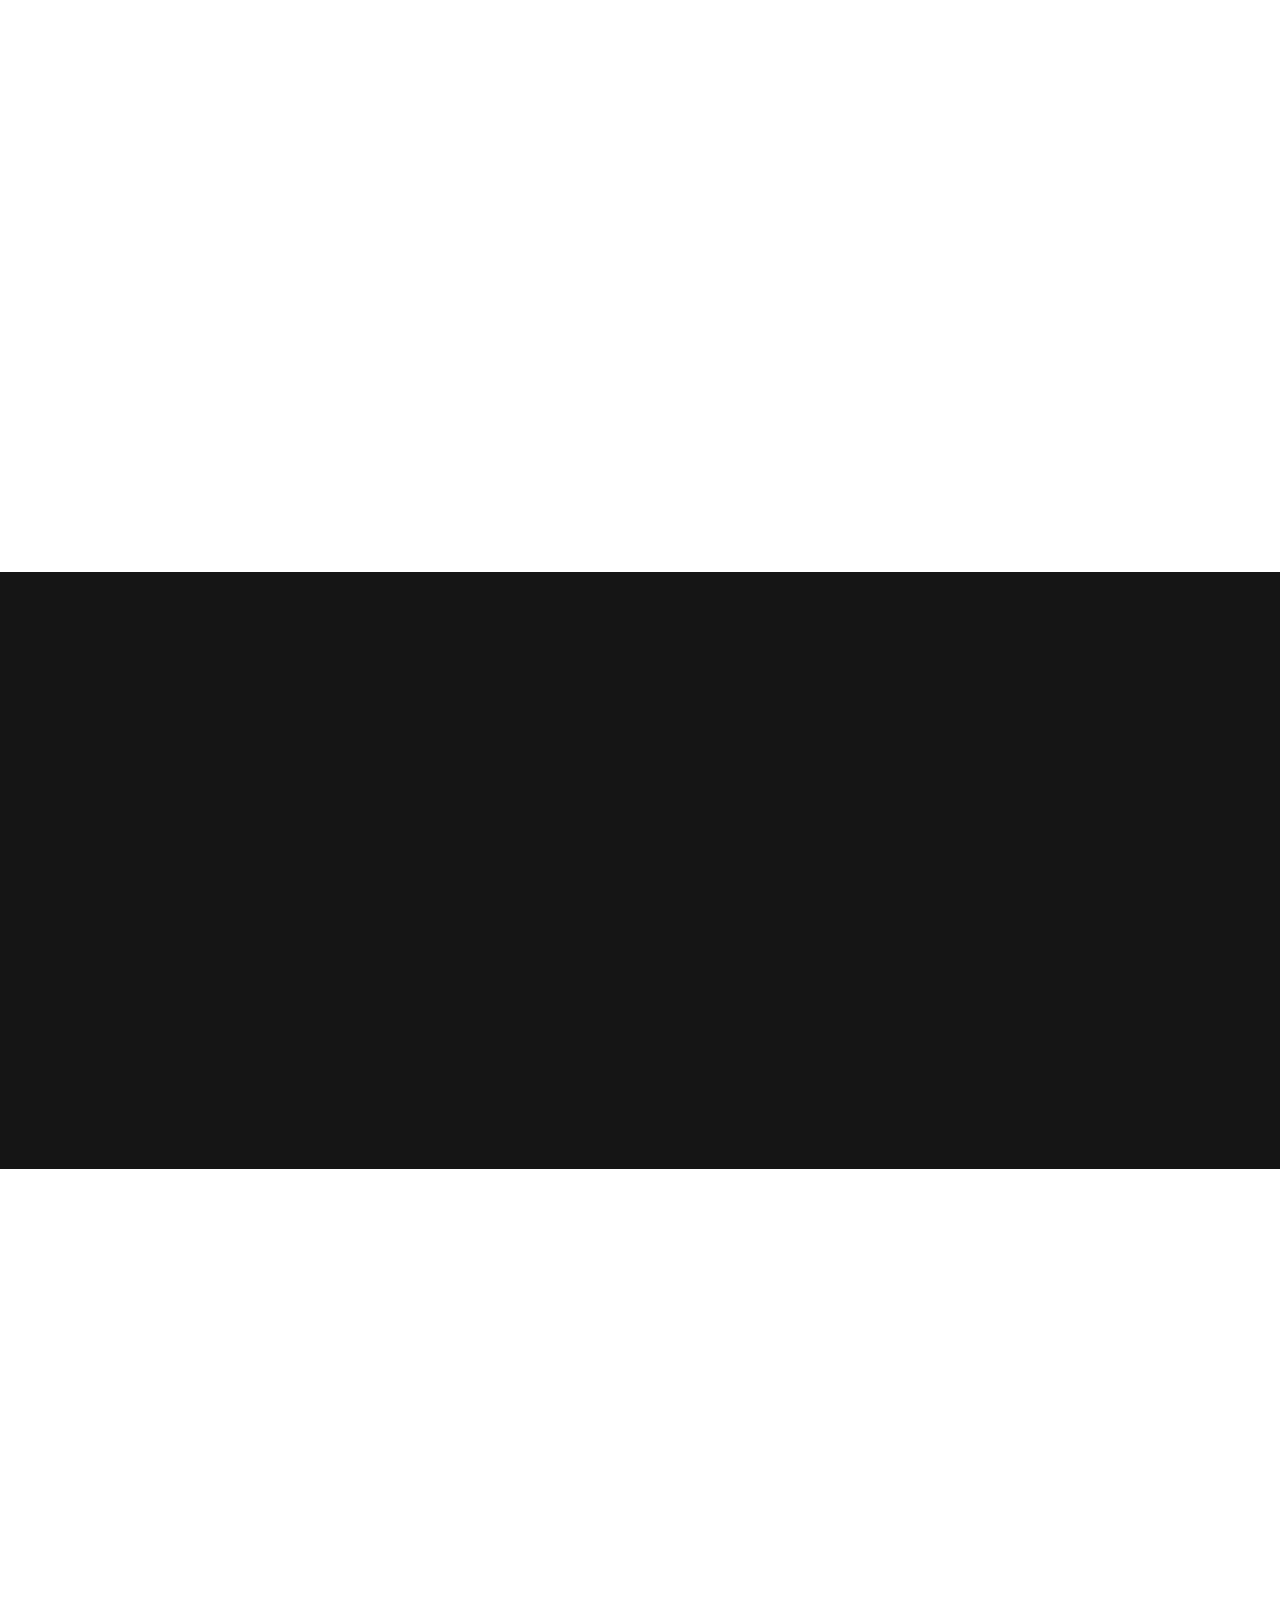
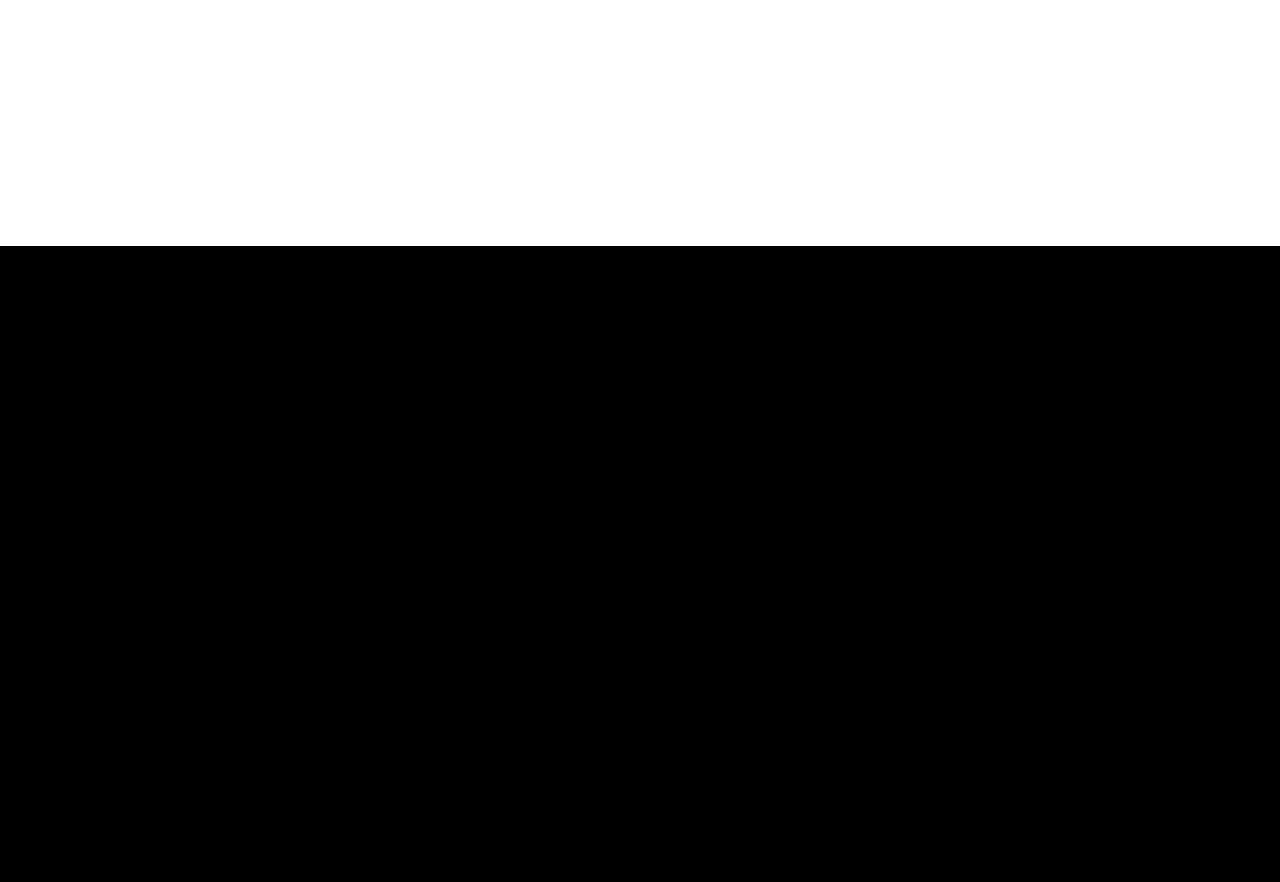
<file: Big Data website/sentiment analysis.html>
<!DOCTYPE html>
<html class="no-js" lang="en">
<head>
   <!--- basic page needs
   ================================================== -->
   <meta charset="utf-8">
	<title>Sentiment Analysis</title>
	<meta name="description" content="">  
	<meta name="author" content="">

   <!-- mobile specific metas
   ================================================== -->
	<meta name="viewport" content="width=device-width, initial-scale=1, maximum-scale=1">

 	<!-- CSS
   ================================================== -->
   <link rel="stylesheet" href="css/base.css">
   <link rel="stylesheet" href="css/vendor.css">  
   <link rel="stylesheet" href="css/main.css">  

   <!-- script
   ================================================== -->
	<script src="js/modernizr.js"></script>
	<script src="js/pace.min.js"></script>

</head>

<body id="top">


<!-- Sentiment Analysis
   ================================================== -->
   <section id="home" style="background-image: url(./images/sent1.jpg);">
    <div class="overlay"></div>
    <div class="home-content-table">  
       <div class="home-content-tablecell">
        <div class="row">
          <div class="col-twelve">            
            <h3 class="animate-intro"></h3>
            <h1 class="animate-intro">
              Sentiment <br>
              Analysis
            </h1> 
            <div class="more animate-intro">
              <a class="smoothscroll button stroke" href="#Architecture">
                Learn More
              </a>
            </div>    
          </div> <!-- end col-twelve --> 
        </div> <!-- end row --> 
       </div> <!-- end home-content-tablecell -->        
    </div> <!-- end home-content-table -->
   </section> <!-- end home -->

<!-- Architecture
   ================================================== -->
   <section id="Architecture">
   <section id="about">
      <div class="col-full">
        <h3 class="animate-this">Architecture</h3>
        <img src="images/ArchiTweet.png" alt="Comparison" style="width:90%;height:90%;">
   </section> <!-- end about -->
 </section>


<!-- Why is Sentiment Analysis Important?
   ================================================== -->
   <section id="about">
    <div class="row about-wrap">
      <div class="col-full">
        <div class="about-profile-bg"></div>
        <div class="intro">
          <h3 class="animate-this">Why is Sentiment Analysis Important?</h3>
          <p  class="lead animate-this">
            In public opinions <br>
            Is this movie review positive or negative? <br>
            Is the movie worth being nominated ? <br>
            Based on a sample of tweets collected, should the movie win Oscar’s ?<br>
            </p>
        </div>   
      </div> <!-- end col-full  -->
    </div> <!-- end about-wrap  -->
   </section> <!-- end about -->

<!-- Why Twitter Data?
   ================================================== -->
   <section id="contact">
    <div class="overlay"></div>
    <div class="row narrow section-intro with-bottom-sep animate-this">
      <div class="col-twelve">
        <h3 class="animate-this" style="color: white; font-size: 30px">Why Twitter Data?</h3>
        <p  class="lead">
            Popular microblogging site <br>
            Short Text Messages of 140 characters <br>
            240+ million active users <br>
            500 million tweets are generated everyday <br>
            Twitter audience varies from common man to celebrities <br>
            Tweets are small in length and unambiguous<br>
            </p>
      </div> 
    </div> <!-- end section-intro -->
  </section> <!-- end contact -->


<!-- Score Calculation and Ranking
   ================================================== -->
   <section id="about">
    <div class="row about-wrap">
      <div class="col-full">
        <div class="about-profile-bg"></div>
        <div class="intro">
          <h3 class="animate-this">Score Calculation and Ranking</h3>
          <p  class="lead animate-this">
            For every positive tweet +1 <br>
            For every neutral tweet +0 <br>
            For every negative tweet  -1 <br>
            Normalisation of scores by adjusting values measured on different scales to a notionally common scale. <br>
            Movies are ranked based on the calculated scores <br>
            Movie with the highest score is ranked first <br>
            </p>
        </div>   
      </div> <!-- end col-full  -->
    </div> <!-- end about-wrap  -->
   </section> <!-- end about -->

  <!-- about
   ================================================== -->
   <section id="about" style="background: black;">
    <div class="row about-wrap">
      <div class="col-full">
        <div class="about-profile-bg"></div>
        <div class="intro">
          <h3 class="animate-this">Result</h3><br><br>
          <div class="col-twelve">            
            <div class="more animate-intro">
              <div class="col-twelve">
                <a  class="smoothscroll button stroke" href="http://localhost:8080/#/" target="_blank">Zeppelin</a>
                <a onclick="mySA('2010')" class="smoothscroll button stroke" href="#2010">2010</a>
                <a onclick="mySA('2011')" class="smoothscroll button stroke" href="#2011">2011</a>
                <a onclick="mySA('2012')" class="smoothscroll button stroke" href="#2012">2012</a>
                <a onclick="mySA('2013')" class="smoothscroll button stroke" href="#2013">2013</a>
                <a onclick="mySA('2014')" class="smoothscroll button stroke" href="#2014">2014</a>
                <a onclick="mySA('2015')" class="smoothscroll button stroke" href="#2015">2015</a>
                <a onclick="mySA('2016')" class="smoothscroll button stroke" href="#2016">2016</a>
                <a onclick="mySA('2017')" class="smoothscroll button stroke" href="#2017">2017</a>
              </div> 
            </div>   
            <script>
              function mySA(name) {
                var e = document.getElementById(name);
                 if(e.style.display === 'none')
                    e.style.display = 'block';
                 else
                    e.style.display = 'none';
                }
            </script> 
          </div> <!-- end col-twelve --> 
        </div> <!-- end row --> 
      </div> <!-- end col-full  -->
    </div> <!-- end about-wrap  -->
   </section> <!-- end about -->

<!-- 2010
   ================================================== -->
   <section id="2010" style="display:none">
   <section id="about" >
    <div class="row about-wrap">
      <div class="col-full">
        <div class="about-profile-bg"></div>
         <div class="intro">
          <h3 class="animate-this"></h3>      
          <img src="images/graph/2010.png" alt="" style="width:90%;height:90%;">
         </div> <!-- end home-content-table -->
      </div> <!-- end col-full  -->
    </div> <!-- end about-wrap  -->
   </section> <!-- end about -->
 </section>

<!-- 2011
   ================================================== -->
   <section id="2011" style="display:none">
   <section id="about" >

    <div class="row about-wrap">
      <div class="col-full">
        <div class="about-profile-bg"></div>
         <div class="intro">
          <h3 class="animate-this"></h3>      
          <img src="images/graph/2011.png" alt="" style="width:90%;height:90%;">
         </div> <!-- end home-content-table -->
      </div> <!-- end col-full  -->
    </div> <!-- end about-wrap  -->
   </section> <!-- end about -->
 </section>

 <!-- 2012
   ================================================== -->
   <section id="2012" style="display:none">
   <section id="about" >

    <div class="row about-wrap">
      <div class="col-full">
        <div class="about-profile-bg"></div>
         <div class="intro">
          <h3 class="animate-this"></h3>      
          <img src="images/graph/2012.png" alt="" style="width:90%;height:90%;">
         </div> <!-- end home-content-table -->
      </div> <!-- end col-full  -->
    </div> <!-- end about-wrap  -->
   </section> <!-- end about -->
 </section>

 <!-- 2013
   ================================================== -->
   <section id="2013" style="display:none">
   <section id="about" >

    <div class="row about-wrap">
      <div class="col-full">
        <div class="about-profile-bg"></div>
         <div class="intro">
          <h3 class="animate-this"></h3>      
          <img src="images/graph/2013.png" alt="" style="width:90%;height:90%;">
         </div> <!-- end home-content-table -->
      </div> <!-- end col-full  -->
    </div> <!-- end about-wrap  -->
   </section> <!-- end about -->
 </section>

 <!-- 2014
   ================================================== -->
   <section id="2014" style="display:none">
   <section id="about" >

    <div class="row about-wrap">
      <div class="col-full">
        <div class="about-profile-bg"></div>
         <div class="intro">
          <h3 class="animate-this"></h3>      
          <img src="images/graph/2014.png" alt="" style="width:90%;height:90%;">
         </div> <!-- end home-content-table -->
      </div> <!-- end col-full  -->
    </div> <!-- end about-wrap  -->
   </section> <!-- end about -->
 </section>

 <!-- 2015
   ================================================== -->
   <section id="2015" style="display:none">
   <section id="about" >

    <div class="row about-wrap">
      <div class="col-full">
        <div class="about-profile-bg"></div>
         <div class="intro">
          <h3 class="animate-this"></h3>      
          <img src="images/graph/2015.png" alt="" style="width:90%;height:90%;">
         </div> <!-- end home-content-table -->
      </div> <!-- end col-full  -->
    </div> <!-- end about-wrap  -->
   </section> <!-- end about -->
 </section>

 <!-- 2016
   ================================================== -->
   <section id="2016" style="display:none">
   <section id="about" >
    <div class="row about-wrap">
      <div class="col-full">
        <div class="about-profile-bg"></div>
         <div class="intro">
          <h3 class="animate-this"></h3>      
          <img src="images/graph/2016.png" alt="" style="width:90%;height:90%;">
         </div> <!-- end home-content-table -->
      </div> <!-- end col-full  -->
    </div> <!-- end about-wrap  -->
   </section> <!-- end about -->
 </section>

 <!-- 2017
   ================================================== -->
   <section id="2017" style="display:none">
   <section id="about" >
    <div class="row about-wrap">
      <div class="col-full">
        <div class="about-profile-bg"></div>
         <div class="intro">
          <h3 class="animate-this"></h3>      
          <img src="images/graph/2017.png" alt="" style="width:90%;height:90%;">
         </div> <!-- end home-content-table -->
      </div> <!-- end col-full  -->
    </div> <!-- end about-wrap  -->
   </section> <!-- end about -->
 </section>

   <!-- Java Script
   ================================================== --> 
   <script src="js/jquery-2.1.3.min.js"></script>
   <script src="js/plugins.js"></script>
   <script src="js/main.js"></script>

</body>

</html>
</file>
<file: Big Data website/css/base.css>
/* =================================================================== 
 *
 *  Infinity v1.0 Base Stylesheet
 *  01-02-2017
 *  ------------------------------------------------------------------
 *  TOC:
 *  01. reset
 *  02. basic/base setup styles
 *  03. grid
 *  04. MISC
 *
 * =================================================================== */

/* ===================================================================
 *  01. reset - normalize.css v3.0.2 | MIT License | git.io/normalize
 *
 * ------------------------------------------------------------------- */
html {
  font-family: sans-serif;
  -ms-text-size-adjust: 100%;
  -webkit-text-size-adjust: 100%;
}

body {
  margin: 0;
}

article,
aside,
details,
figcaption,
figure,
footer,
header,
hgroup,
main,
menu,
nav,
section,
summary {
  display: block;
}

audio, canvas, progress, video {
  display: inline-block;
  vertical-align: baseline;
}

audio:not([controls]) {
  display: none;
  height: 0;
}

[hidden],
template {
  display: none;
}

a {
  background: transparent;
}

a:active, a:hover {
  outline: 0;
}

abbr[title] {
  border-bottom: 1px dotted;
}

b, strong {
  font-weight: bold;
}

dfn {
  font-style: italic;
}

h1 {
  font-size: 2em;
  margin: 0.67em 0;
}

mark {
  background: #ff0;
  color: #000;
}

small {
  font-size: 80%;
}

sub,
sup {
  font-size: 75%;
  line-height: 0;
  position: relative;
  vertical-align: baseline;
}

sup {
  top: -0.5em;
}

sub {
  bottom: -0.25em;
}

img {
  border: 0;
}

svg:not(:root) {
  overflow: hidden;
}

figure {
  margin: 1em 40px;
}

hr {
  -moz-box-sizing: content-box;
  box-sizing: content-box;
  height: 0;
}

pre {
  overflow: auto;
}

code,
kbd,
pre,
samp {
  font-family: monospace, monospace;
  font-size: 1em;
}

button, input, optgroup,
select, textarea {
  color: inherit;
  font: inherit;
  margin: 0;
}

button {
  overflow: visible;
}

button, select {
  text-transform: none;
}

button,
html input[type="button"],
input[type="reset"],
input[type="submit"] {
  -webkit-appearance: button;
  cursor: pointer;
}

button[disabled],
html input[disabled] {
  cursor: default;
}

button::-moz-focus-inner,
input::-moz-focus-inner {
  border: 0;
  padding: 0;
}

input {
  line-height: normal;
}

input[type="checkbox"],
input[type="radio"] {
  box-sizing: border-box;
  padding: 0;
}

input[type="number"]::-webkit-inner-spin-button,
input[type="number"]::-webkit-outer-spin-button {
  height: auto;
}

input[type="search"] {
  -webkit-appearance: textfield;
  -moz-box-sizing: content-box;
  -webkit-box-sizing: content-box;
  box-sizing: content-box;
}

input[type="search"]::-webkit-search-cancel-button,
input[type="search"]::-webkit-search-decoration {
  -webkit-appearance: none;
}

fieldset {
  border: 1px solid #c0c0c0;
  margin: 0 2px;
  padding: 0.35em 0.625em 0.75em;
}

legend {
  border: 0;
  padding: 0;
}

textarea {
  overflow: auto;
}

optgroup {
  font-weight: bold;
}

table {
  border-collapse: collapse;
  border-spacing: 0;
}

td, th {
  padding: 0;
}

/* ===================================================================
 *  02. basic/base setup styles - (_basic.scss)
 *
 * ------------------------------------------------------------------- */
html {
  font-size: 62.5%;
  box-sizing: border-box;
}

*,
*::before,
*::after {
  box-sizing: inherit;
}

body {
  font-weight: normal;
  line-height: 1;
  text-rendering: optimizeLegibility;
  word-wrap: break-word;
  -webkit-overflow-scrolling: touch;
  -webkit-text-size-adjust: none;
}

body, input, button {
  -moz-osx-font-smoothing: grayscale;
  -webkit-font-smoothing: antialiased;
}

/* ------------------------------------------------------------------- 
 * Media - (_basic.scss)
 * ------------------------------------------------------------------- */
img, video {
  max-width: 100%;
  height: auto;
}

/* ------------------------------------------------------------------- 
 * Typography resets - (_basic.scss)
 * ------------------------------------------------------------------- */
div, dl, dt, dd, ul, ol, li, h1, h2, h3, h4, h5, h6, pre, form, p, blockquote, th, td {
  margin: 0;
  padding: 0;
}

h1, h2, h3, h4, h5, h6 {
  -webkit-font-variant-ligatures: common-ligatures;
  -moz-font-variant-ligatures: common-ligatures;
  font-variant-ligatures: common-ligatures;
  text-rendering: optimizeLegibility;
}

em, i {
  font-style: italic;
  line-height: inherit;
}

strong, b {
  font-weight: bold;
  line-height: inherit;
}

small {
  font-size: 60%;
  line-height: inherit;
}

ol, ul {
  list-style: none;
}

li {
  display: block;
}

/* ------------------------------------------------------------------- 
 * links - (_basic.scss)
 * ------------------------------------------------------------------- */
a {
  text-decoration: none;
  line-height: inherit;
}

a img {
  border: none;
}

/* ------------------------------------------------------------------- 
 * inputs - (_basic.scss)
 * ------------------------------------------------------------------- */
fieldset {
  margin: 0;
  padding: 0;
}

input[type="email"],
input[type="number"],
input[type="search"],
input[type="text"],
input[type="tel"],
input[type="url"],
input[type="password"],
textarea {
  -webkit-appearance: none;
  -moz-appearance: none;
  -ms-appearance: none;
  -o-appearance: none;
  appearance: none;
}

/* ===================================================================
 *  03. grid - (_grid.scss)
 *
 * ------------------------------------------------------------------- */
.row {
  width: 94%;
  max-width: 1170px;
  margin: 0 auto;
}
.row:before, .row:after {
  content: "";
  display: table;
}
.row:after {
  clear: both;
}

.row .row {
  width: auto;
  max-width: none;
  margin-left: -20px;
  margin-right: -20px;
}

[class*="col-"], .bgrid {
  float: left;
}

[class*="col-"] + [class*="col-"].end {
  float: right;
}

[class*="col-"] {
  padding: 0 20px;
}

.col-one {
  width: 8.33333%;
}

.col-two, .col-1-6 {
  width: 16.66667%;
}

.col-three, .col-1-4 {
  width: 25%;
}

.col-four, .col-1-3 {
  width: 33.33333%;
}

.col-five {
  width: 41.66667%;
}

.col-six, .col-1-2 {
  width: 50%;
}

.col-seven {
  width: 58.33333%;
}

.col-eight, .col-2-3 {
  width: 66.66667%;
}

.col-nine, .col-3-4 {
  width: 75%;
}

.col-ten, .col-5-6 {
  width: 83.33333%;
}

.col-eleven {
  width: 91.66667%;
}

.col-twelve, .col-full {
  width: 100%;
}

/* ------------------------------------------------------------------- 
 * small screens - (_grid.scss)
 * ------------------------------------------------------------------- */
@media screen and (max-width: 1024px) {
  .row .row {
    margin-left: -18px;
    margin-right: -18px;
  }

  [class*="col-"] {
    padding: 0 18px;
  }
}
/* ------------------------------------------------------------------- 
 * tablets - (_grid.scss)
 * ------------------------------------------------------------------- */
@media screen and (max-width: 768px) {
  .row {
    width: auto;
    padding-left: 30px;
    padding-right: 30px;
  }

  .row .row {
    padding-left: 0;
    padding-right: 0;
    margin-left: -15px;
    margin-right: -15px;
  }

  [class*="col-"] {
    padding: 0 15px;
  }

  .tab-1-4 {
    width: 25%;
  }

  .tab-1-3 {
    width: 33.33333%;
  }

  .tab-1-2 {
    width: 50%;
  }

  .tab-2-3 {
    width: 66.66667%;
  }

  .tab-3-4 {
    width: 75%;
  }

  .tab-full {
    width: 100%;
  }
}
/* ------------------------------------------------------------------- 
 * large mobile devices - (_grid.scss)
 * ------------------------------------------------------------------- */
@media screen and (max-width: 600px) {
  .row {
    padding-left: 25px;
    padding-right: 25px;
  }

  .row .row {
    margin-left: -10px;
    margin-right: -10px;
  }

  [class*="col-"] {
    padding: 0 10px;
  }

  .mob-1-4 {
    width: 25%;
  }

  .mob-1-2 {
    width: 50%;
  }

  .mob-3-4 {
    width: 75%;
  }

  .mob-full {
    width: 100%;
  }
}
/* ------------------------------------------------------------------- 
 * small mobile devices - (_grid.scss)
 * ------------------------------------------------------------------- */
@media screen and (max-width: 400px) {
  .row .row {
    padding-left: 0;
    padding-right: 0;
    margin-left: 0;
    margin-right: 0;
  }

  [class*="col-"] {
    width: 100% !important;
    float: none !important;
    clear: both !important;
    margin-left: 0;
    margin-right: 0;
    padding: 0;
  }

  [class*="col-"] + [class*="col-"].end {
    float: none;
  }
}
/* ===================================================================
 * block grids - (_grid.scss)
 *
 * ------------------------------------------------------------------- */
[class*="block-"]:before, [class*="block-"]:after {
  content: "";
  display: table;
}
[class*="block-"]:after {
  clear: both;
}

.block-1-6 .bgrid {
  width: 16.66667%;
}

.block-1-4 .bgrid {
  width: 25%;
}

.block-1-3 .bgrid {
  width: 33.33333%;
}

.block-1-2 .bgrid {
  width: 50%;
}

/**
 * Clearing for block grid columns. Allow columns with 
 * different heights to align properly.
 */
.block-1-6 .bgrid:nth-child(6n+1),
.block-1-4 .bgrid:nth-child(4n+1),
.block-1-3 .bgrid:nth-child(3n+1),
.block-1-2 .bgrid:nth-child(2n+1) {
  clear: both;
}

/* ------------------------------------------------------------------- 
 * small screens - (_grid.scss)
 * ------------------------------------------------------------------- */
@media screen and (max-width: 1024px) {
  .block-s-1-6 .bgrid {
    width: 16.66667%;
  }

  .block-s-1-4 .bgrid {
    width: 25%;
  }

  .block-s-1-3 .bgrid {
    width: 33.33333%;
  }

  .block-s-1-2 .bgrid {
    width: 50%;
  }

  .block-s-full .bgrid {
    width: 100%;
    clear: both;
  }

  [class*="block-s-"] .bgrid:nth-child(n) {
    clear: none;
  }

  .block-s-1-6 .bgrid:nth-child(6n+1),
  .block-s-1-4 .bgrid:nth-child(4n+1),
  .block-s-1-3 .bgrid:nth-child(3n+1),
  .block-s-1-2 .bgrid:nth-child(2n+1) {
    clear: both;
  }
}
/* ------------------------------------------------------------------- 
 * tablets - (_grid.scss)
 * ------------------------------------------------------------------- */
@media screen and (max-width: 768px) {
  .block-tab-1-6 .bgrid {
    width: 16.66667%;
  }

  .block-tab-1-4 .bgrid {
    width: 25%;
  }

  .block-tab-1-3 .bgrid {
    width: 33.33333%;
  }

  .block-tab-1-2 .bgrid {
    width: 50%;
  }

  .block-tab-full .bgrid {
    width: 100%;
    clear: both;
  }

  [class*="block-tab-"] .bgrid:nth-child(n) {
    clear: none;
  }

  .block-tab-1-6 .bgrid:nth-child(6n+1),
  .block-tab-1-4 .bgrid:nth-child(4n+1),
  .block-tab-1-3 .bgrid:nth-child(3n+1),
  .block-tab-1-2 .bgrid:nth-child(2n+1) {
    clear: both;
  }
}
/* ------------------------------------------------------------------- 
 * large mobile devices - (_grid.scss)
 * ------------------------------------------------------------------- */
@media screen and (max-width: 600px) {
  .block-mob-1-6 .bgrid {
    width: 16.66667%;
  }

  .block-mob-1-4 .bgrid {
    width: 25%;
  }

  .block-mob-1-3 .bgrid {
    width: 33.33333%;
  }

  .block-mob-1-2 .bgrid {
    width: 50%;
  }

  .block-mob-full .bgrid {
    width: 100%;
    clear: both;
  }

  [class*="block-mob-"] .bgrid:nth-child(n) {
    clear: none;
  }

  .block-mob-1-6 .bgrid:nth-child(6n+1),
  .block-mob-1-4 .bgrid:nth-child(4n+1),
  .block-mob-1-3 .bgrid:nth-child(3n+1),
  .block-mob-1-2 .bgrid:nth-child(2n+1) {
    clear: both;
  }
}
/* ------------------------------------------------------------------- 
 * stack on small mobile devices - (_grid.scss)
 * ------------------------------------------------------------------- */
@media screen and (max-width: 400px) {
  .stack .bgrid {
    width: 100% !important;
    float: none !important;
    clear: both !important;
    margin-left: 0;
    margin-right: 0;
  }
}
/* ===================================================================
 *  04. MISC  - (_grid.scss)
 *
 * ------------------------------------------------------------------- */
 
/* Clearing - (http://nicolasgallagher.com/micro-clearfix-hack/
 */
.group:before, .group:after {
  content: "";
  display: table;
}
.group:after {
  clear: both;
}

/* Misc Helper Styles 
 */
.hide {
  display: none;
}

.invisible {
  visibility: hidden;
}

.antialiased {
  -webkit-font-smoothing: antialiased;
  -moz-osx-font-smoothing: grayscale;
}

.overflow-hidden {
  overflow: hidden;
}

.remove-bottom {
  margin-bottom: 0;
}

.half-bottom {
  margin-bottom: 1.5rem !important;
}

.add-bottom {
  margin-bottom: 3rem !important;
}

.no-border {
  border: none;
}

.full-width {
  width: 100%;
}

.text-center {
  text-align: center;
}

.text-left {
  text-align: left;
}

.text-right {
  text-align: right;
}

.pull-left {
  float: left;
}

.pull-right {
  float: right;
}

.align-center {
  margin-left: auto;
  margin-right: auto;
  text-align: center;
}
</file>
<file: Big Data website/css/vendor.css>
/* =================================================================== 
 *
 *  Infinity v1.0 Vendor/Third Party CSS 
 *  01-02-2017
 *  ------------------------------------------------------------------
 *
 *  TOC:
 *  01. Animate.css
 *  02. Lightgallery 
 *  03. Owl Carousel 
 *  04. Flexslider
 *
 * =================================================================== */

/**
 * 01. 
 * Animate.css - http://daneden.me/animate
 * Licensed under the MIT license - http://opensource.org/licenses/MIT
 *
 * Copyright (c) 2015 Daniel Eden
 * ===================================================================
 */
.animated {
  -webkit-animation-duration: 1s;
  animation-duration: 1s;
  -webkit-animation-fill-mode: both;
  animation-fill-mode: both;
}

.animated.infinite {
  -webkit-animation-iteration-count: infinite;
  animation-iteration-count: infinite;
}

.animated.hinge {
  -webkit-animation-duration: 2s;
  animation-duration: 2s;
}

.animated.bounceIn, .animated.bounceOut, .animated.flipOutX, .animated.flipOutY {
  -webkit-animation-duration: .75s;
  animation-duration: .75s;
}

@-webkit-keyframes bounce {
  20%,53%,80%,from,to {
    -webkit-animation-timing-function: cubic-bezier(0.215, 0.61, 0.355, 1);
    animation-timing-function: cubic-bezier(0.215, 0.61, 0.355, 1);
    -webkit-transform: translate3d(0, 0, 0);
    transform: translate3d(0, 0, 0);
  }
  40%,43% {
    -webkit-animation-timing-function: cubic-bezier(0.755, 0.05, 0.855, 0.06);
    animation-timing-function: cubic-bezier(0.755, 0.05, 0.855, 0.06);
    -webkit-transform: translate3d(0, -30px, 0);
    transform: translate3d(0, -30px, 0);
  }
  70% {
    -webkit-animation-timing-function: cubic-bezier(0.755, 0.05, 0.855, 0.06);
    animation-timing-function: cubic-bezier(0.755, 0.05, 0.855, 0.06);
    -webkit-transform: translate3d(0, -15px, 0);
    transform: translate3d(0, -15px, 0);
  }
  90% {
    -webkit-transform: translate3d(0, -4px, 0);
    transform: translate3d(0, -4px, 0);
  }
}
@keyframes bounce {
  20%,53%,80%,from,to {
    -webkit-animation-timing-function: cubic-bezier(0.215, 0.61, 0.355, 1);
    animation-timing-function: cubic-bezier(0.215, 0.61, 0.355, 1);
    -webkit-transform: translate3d(0, 0, 0);
    transform: translate3d(0, 0, 0);
  }
  40%,43% {
    -webkit-animation-timing-function: cubic-bezier(0.755, 0.05, 0.855, 0.06);
    animation-timing-function: cubic-bezier(0.755, 0.05, 0.855, 0.06);
    -webkit-transform: translate3d(0, -30px, 0);
    transform: translate3d(0, -30px, 0);
  }
  70% {
    -webkit-animation-timing-function: cubic-bezier(0.755, 0.05, 0.855, 0.06);
    animation-timing-function: cubic-bezier(0.755, 0.05, 0.855, 0.06);
    -webkit-transform: translate3d(0, -15px, 0);
    transform: translate3d(0, -15px, 0);
  }
  90% {
    -webkit-transform: translate3d(0, -4px, 0);
    transform: translate3d(0, -4px, 0);
  }
}
.bounce {
  -webkit-animation-name: bounce;
  animation-name: bounce;
  -webkit-transform-origin: center bottom;
  transform-origin: center bottom;
}

@-webkit-keyframes flash {
  50%,from,to {
    opacity: 1;
  }
  25%,75% {
    opacity: 0;
  }
}
@keyframes flash {
  50%,from,to {
    opacity: 1;
  }
  25%,75% {
    opacity: 0;
  }
}
.flash {
  -webkit-animation-name: flash;
  animation-name: flash;
}

@-webkit-keyframes pulse {
  from {
    -webkit-transform: scale3d(1, 1, 1);
    transform: scale3d(1, 1, 1);
  }
  50% {
    -webkit-transform: scale3d(1.05, 1.05, 1.05);
    transform: scale3d(1.05, 1.05, 1.05);
  }
  to {
    -webkit-transform: scale3d(1, 1, 1);
    transform: scale3d(1, 1, 1);
  }
}
@keyframes pulse {
  from {
    -webkit-transform: scale3d(1, 1, 1);
    transform: scale3d(1, 1, 1);
  }
  50% {
    -webkit-transform: scale3d(1.05, 1.05, 1.05);
    transform: scale3d(1.05, 1.05, 1.05);
  }
  to {
    -webkit-transform: scale3d(1, 1, 1);
    transform: scale3d(1, 1, 1);
  }
}
.pulse {
  -webkit-animation-name: pulse;
  animation-name: pulse;
}

@-webkit-keyframes rubberBand {
  from {
    -webkit-transform: scale3d(1, 1, 1);
    transform: scale3d(1, 1, 1);
  }
  30% {
    -webkit-transform: scale3d(1.25, 0.75, 1);
    transform: scale3d(1.25, 0.75, 1);
  }
  40% {
    -webkit-transform: scale3d(0.75, 1.25, 1);
    transform: scale3d(0.75, 1.25, 1);
  }
  50% {
    -webkit-transform: scale3d(1.15, 0.85, 1);
    transform: scale3d(1.15, 0.85, 1);
  }
  65% {
    -webkit-transform: scale3d(0.95, 1.05, 1);
    transform: scale3d(0.95, 1.05, 1);
  }
  75% {
    -webkit-transform: scale3d(1.05, 0.95, 1);
    transform: scale3d(1.05, 0.95, 1);
  }
  to {
    -webkit-transform: scale3d(1, 1, 1);
    transform: scale3d(1, 1, 1);
  }
}
@keyframes rubberBand {
  from {
    -webkit-transform: scale3d(1, 1, 1);
    transform: scale3d(1, 1, 1);
  }
  30% {
    -webkit-transform: scale3d(1.25, 0.75, 1);
    transform: scale3d(1.25, 0.75, 1);
  }
  40% {
    -webkit-transform: scale3d(0.75, 1.25, 1);
    transform: scale3d(0.75, 1.25, 1);
  }
  50% {
    -webkit-transform: scale3d(1.15, 0.85, 1);
    transform: scale3d(1.15, 0.85, 1);
  }
  65% {
    -webkit-transform: scale3d(0.95, 1.05, 1);
    transform: scale3d(0.95, 1.05, 1);
  }
  75% {
    -webkit-transform: scale3d(1.05, 0.95, 1);
    transform: scale3d(1.05, 0.95, 1);
  }
  to {
    -webkit-transform: scale3d(1, 1, 1);
    transform: scale3d(1, 1, 1);
  }
}
.rubberBand {
  -webkit-animation-name: rubberBand;
  animation-name: rubberBand;
}

@-webkit-keyframes shake {
  from,to {
    -webkit-transform: translate3d(0, 0, 0);
    transform: translate3d(0, 0, 0);
  }
  10%,30%,50%,70%,90% {
    -webkit-transform: translate3d(-10px, 0, 0);
    transform: translate3d(-10px, 0, 0);
  }
  20%,40%,60%,80% {
    -webkit-transform: translate3d(10px, 0, 0);
    transform: translate3d(10px, 0, 0);
  }
}
@keyframes shake {
  from,to {
    -webkit-transform: translate3d(0, 0, 0);
    transform: translate3d(0, 0, 0);
  }
  10%,30%,50%,70%,90% {
    -webkit-transform: translate3d(-10px, 0, 0);
    transform: translate3d(-10px, 0, 0);
  }
  20%,40%,60%,80% {
    -webkit-transform: translate3d(10px, 0, 0);
    transform: translate3d(10px, 0, 0);
  }
}
.shake {
  -webkit-animation-name: shake;
  animation-name: shake;
}

@-webkit-keyframes swing {
  20% {
    -webkit-transform: rotate3d(0, 0, 1, 15deg);
    transform: rotate3d(0, 0, 1, 15deg);
  }
  40% {
    -webkit-transform: rotate3d(0, 0, 1, -10deg);
    transform: rotate3d(0, 0, 1, -10deg);
  }
  60% {
    -webkit-transform: rotate3d(0, 0, 1, 5deg);
    transform: rotate3d(0, 0, 1, 5deg);
  }
  80% {
    -webkit-transform: rotate3d(0, 0, 1, -5deg);
    transform: rotate3d(0, 0, 1, -5deg);
  }
  to {
    -webkit-transform: rotate3d(0, 0, 1, 0deg);
    transform: rotate3d(0, 0, 1, 0deg);
  }
}
@keyframes swing {
  20% {
    -webkit-transform: rotate3d(0, 0, 1, 15deg);
    transform: rotate3d(0, 0, 1, 15deg);
  }
  40% {
    -webkit-transform: rotate3d(0, 0, 1, -10deg);
    transform: rotate3d(0, 0, 1, -10deg);
  }
  60% {
    -webkit-transform: rotate3d(0, 0, 1, 5deg);
    transform: rotate3d(0, 0, 1, 5deg);
  }
  80% {
    -webkit-transform: rotate3d(0, 0, 1, -5deg);
    transform: rotate3d(0, 0, 1, -5deg);
  }
  to {
    -webkit-transform: rotate3d(0, 0, 1, 0deg);
    transform: rotate3d(0, 0, 1, 0deg);
  }
}
.swing {
  -webkit-transform-origin: top center;
  transform-origin: top center;
  -webkit-animation-name: swing;
  animation-name: swing;
}

@-webkit-keyframes tada {
  from {
    -webkit-transform: scale3d(1, 1, 1);
    transform: scale3d(1, 1, 1);
  }
  10%,20% {
    -webkit-transform: scale3d(0.9, 0.9, 0.9) rotate3d(0, 0, 1, -3deg);
    transform: scale3d(0.9, 0.9, 0.9) rotate3d(0, 0, 1, -3deg);
  }
  30%,50%,70%,90% {
    -webkit-transform: scale3d(1.1, 1.1, 1.1) rotate3d(0, 0, 1, 3deg);
    transform: scale3d(1.1, 1.1, 1.1) rotate3d(0, 0, 1, 3deg);
  }
  40%,60%,80% {
    -webkit-transform: scale3d(1.1, 1.1, 1.1) rotate3d(0, 0, 1, -3deg);
    transform: scale3d(1.1, 1.1, 1.1) rotate3d(0, 0, 1, -3deg);
  }
  to {
    -webkit-transform: scale3d(1, 1, 1);
    transform: scale3d(1, 1, 1);
  }
}
@keyframes tada {
  from {
    -webkit-transform: scale3d(1, 1, 1);
    transform: scale3d(1, 1, 1);
  }
  10%,20% {
    -webkit-transform: scale3d(0.9, 0.9, 0.9) rotate3d(0, 0, 1, -3deg);
    transform: scale3d(0.9, 0.9, 0.9) rotate3d(0, 0, 1, -3deg);
  }
  30%,50%,70%,90% {
    -webkit-transform: scale3d(1.1, 1.1, 1.1) rotate3d(0, 0, 1, 3deg);
    transform: scale3d(1.1, 1.1, 1.1) rotate3d(0, 0, 1, 3deg);
  }
  40%,60%,80% {
    -webkit-transform: scale3d(1.1, 1.1, 1.1) rotate3d(0, 0, 1, -3deg);
    transform: scale3d(1.1, 1.1, 1.1) rotate3d(0, 0, 1, -3deg);
  }
  to {
    -webkit-transform: scale3d(1, 1, 1);
    transform: scale3d(1, 1, 1);
  }
}
.tada {
  -webkit-animation-name: tada;
  animation-name: tada;
}

@-webkit-keyframes wobble {
  from {
    -webkit-transform: none;
    transform: none;
  }
  15% {
    -webkit-transform: translate3d(-25%, 0, 0) rotate3d(0, 0, 1, -5deg);
    transform: translate3d(-25%, 0, 0) rotate3d(0, 0, 1, -5deg);
  }
  30% {
    -webkit-transform: translate3d(20%, 0, 0) rotate3d(0, 0, 1, 3deg);
    transform: translate3d(20%, 0, 0) rotate3d(0, 0, 1, 3deg);
  }
  45% {
    -webkit-transform: translate3d(-15%, 0, 0) rotate3d(0, 0, 1, -3deg);
    transform: translate3d(-15%, 0, 0) rotate3d(0, 0, 1, -3deg);
  }
  60% {
    -webkit-transform: translate3d(10%, 0, 0) rotate3d(0, 0, 1, 2deg);
    transform: translate3d(10%, 0, 0) rotate3d(0, 0, 1, 2deg);
  }
  75% {
    -webkit-transform: translate3d(-5%, 0, 0) rotate3d(0, 0, 1, -1deg);
    transform: translate3d(-5%, 0, 0) rotate3d(0, 0, 1, -1deg);
  }
  to {
    -webkit-transform: none;
    transform: none;
  }
}
@keyframes wobble {
  from {
    -webkit-transform: none;
    transform: none;
  }
  15% {
    -webkit-transform: translate3d(-25%, 0, 0) rotate3d(0, 0, 1, -5deg);
    transform: translate3d(-25%, 0, 0) rotate3d(0, 0, 1, -5deg);
  }
  30% {
    -webkit-transform: translate3d(20%, 0, 0) rotate3d(0, 0, 1, 3deg);
    transform: translate3d(20%, 0, 0) rotate3d(0, 0, 1, 3deg);
  }
  45% {
    -webkit-transform: translate3d(-15%, 0, 0) rotate3d(0, 0, 1, -3deg);
    transform: translate3d(-15%, 0, 0) rotate3d(0, 0, 1, -3deg);
  }
  60% {
    -webkit-transform: translate3d(10%, 0, 0) rotate3d(0, 0, 1, 2deg);
    transform: translate3d(10%, 0, 0) rotate3d(0, 0, 1, 2deg);
  }
  75% {
    -webkit-transform: translate3d(-5%, 0, 0) rotate3d(0, 0, 1, -1deg);
    transform: translate3d(-5%, 0, 0) rotate3d(0, 0, 1, -1deg);
  }
  to {
    -webkit-transform: none;
    transform: none;
  }
}
.wobble {
  -webkit-animation-name: wobble;
  animation-name: wobble;
}

@-webkit-keyframes jello {
  11.1%,from,to {
    -webkit-transform: none;
    transform: none;
  }
  22.2% {
    -webkit-transform: skewX(-12.5deg) skewY(-12.5deg);
    transform: skewX(-12.5deg) skewY(-12.5deg);
  }
  33.3% {
    -webkit-transform: skewX(6.25deg) skewY(6.25deg);
    transform: skewX(6.25deg) skewY(6.25deg);
  }
  44.4% {
    -webkit-transform: skewX(-3.125deg) skewY(-3.125deg);
    transform: skewX(-3.125deg) skewY(-3.125deg);
  }
  55.5% {
    -webkit-transform: skewX(1.5625deg) skewY(1.5625deg);
    transform: skewX(1.5625deg) skewY(1.5625deg);
  }
  66.6% {
    -webkit-transform: skewX(-0.78125deg) skewY(-0.78125deg);
    transform: skewX(-0.78125deg) skewY(-0.78125deg);
  }
  77.7% {
    -webkit-transform: skewX(0.39063deg) skewY(0.39063deg);
    transform: skewX(0.39063deg) skewY(0.39063deg);
  }
  88.8% {
    -webkit-transform: skewX(-0.19531deg) skewY(-0.19531deg);
    transform: skewX(-0.19531deg) skewY(-0.19531deg);
  }
}
@keyframes jello {
  11.1%,from,to {
    -webkit-transform: none;
    transform: none;
  }
  22.2% {
    -webkit-transform: skewX(-12.5deg) skewY(-12.5deg);
    transform: skewX(-12.5deg) skewY(-12.5deg);
  }
  33.3% {
    -webkit-transform: skewX(6.25deg) skewY(6.25deg);
    transform: skewX(6.25deg) skewY(6.25deg);
  }
  44.4% {
    -webkit-transform: skewX(-3.125deg) skewY(-3.125deg);
    transform: skewX(-3.125deg) skewY(-3.125deg);
  }
  55.5% {
    -webkit-transform: skewX(1.5625deg) skewY(1.5625deg);
    transform: skewX(1.5625deg) skewY(1.5625deg);
  }
  66.6% {
    -webkit-transform: skewX(-0.78125deg) skewY(-0.78125deg);
    transform: skewX(-0.78125deg) skewY(-0.78125deg);
  }
  77.7% {
    -webkit-transform: skewX(0.39063deg) skewY(0.39063deg);
    transform: skewX(0.39063deg) skewY(0.39063deg);
  }
  88.8% {
    -webkit-transform: skewX(-0.19531deg) skewY(-0.19531deg);
    transform: skewX(-0.19531deg) skewY(-0.19531deg);
  }
}
.jello {
  -webkit-animation-name: jello;
  animation-name: jello;
  -webkit-transform-origin: center;
  transform-origin: center;
}

@-webkit-keyframes bounceIn {
  20%,40%,60%,80%,from,to {
    -webkit-animation-timing-function: cubic-bezier(0.215, 0.61, 0.355, 1);
    animation-timing-function: cubic-bezier(0.215, 0.61, 0.355, 1);
  }
  0% {
    opacity: 0;
    -webkit-transform: scale3d(0.3, 0.3, 0.3);
    transform: scale3d(0.3, 0.3, 0.3);
  }
  20% {
    -webkit-transform: scale3d(1.1, 1.1, 1.1);
    transform: scale3d(1.1, 1.1, 1.1);
  }
  40% {
    -webkit-transform: scale3d(0.9, 0.9, 0.9);
    transform: scale3d(0.9, 0.9, 0.9);
  }
  60% {
    opacity: 1;
    -webkit-transform: scale3d(1.03, 1.03, 1.03);
    transform: scale3d(1.03, 1.03, 1.03);
  }
  80% {
    -webkit-transform: scale3d(0.97, 0.97, 0.97);
    transform: scale3d(0.97, 0.97, 0.97);
  }
  to {
    opacity: 1;
    -webkit-transform: scale3d(1, 1, 1);
    transform: scale3d(1, 1, 1);
  }
}
@keyframes bounceIn {
  20%,40%,60%,80%,from,to {
    -webkit-animation-timing-function: cubic-bezier(0.215, 0.61, 0.355, 1);
    animation-timing-function: cubic-bezier(0.215, 0.61, 0.355, 1);
  }
  0% {
    opacity: 0;
    -webkit-transform: scale3d(0.3, 0.3, 0.3);
    transform: scale3d(0.3, 0.3, 0.3);
  }
  20% {
    -webkit-transform: scale3d(1.1, 1.1, 1.1);
    transform: scale3d(1.1, 1.1, 1.1);
  }
  40% {
    -webkit-transform: scale3d(0.9, 0.9, 0.9);
    transform: scale3d(0.9, 0.9, 0.9);
  }
  60% {
    opacity: 1;
    -webkit-transform: scale3d(1.03, 1.03, 1.03);
    transform: scale3d(1.03, 1.03, 1.03);
  }
  80% {
    -webkit-transform: scale3d(0.97, 0.97, 0.97);
    transform: scale3d(0.97, 0.97, 0.97);
  }
  to {
    opacity: 1;
    -webkit-transform: scale3d(1, 1, 1);
    transform: scale3d(1, 1, 1);
  }
}
.bounceIn {
  -webkit-animation-name: bounceIn;
  animation-name: bounceIn;
}

@-webkit-keyframes bounceInDown {
  60%,75%,90%,from,to {
    -webkit-animation-timing-function: cubic-bezier(0.215, 0.61, 0.355, 1);
    animation-timing-function: cubic-bezier(0.215, 0.61, 0.355, 1);
  }
  0% {
    opacity: 0;
    -webkit-transform: translate3d(0, -3000px, 0);
    transform: translate3d(0, -3000px, 0);
  }
  60% {
    opacity: 1;
    -webkit-transform: translate3d(0, 25px, 0);
    transform: translate3d(0, 25px, 0);
  }
  75% {
    -webkit-transform: translate3d(0, -10px, 0);
    transform: translate3d(0, -10px, 0);
  }
  90% {
    -webkit-transform: translate3d(0, 5px, 0);
    transform: translate3d(0, 5px, 0);
  }
  to {
    -webkit-transform: none;
    transform: none;
  }
}
@keyframes bounceInDown {
  60%,75%,90%,from,to {
    -webkit-animation-timing-function: cubic-bezier(0.215, 0.61, 0.355, 1);
    animation-timing-function: cubic-bezier(0.215, 0.61, 0.355, 1);
  }
  0% {
    opacity: 0;
    -webkit-transform: translate3d(0, -3000px, 0);
    transform: translate3d(0, -3000px, 0);
  }
  60% {
    opacity: 1;
    -webkit-transform: translate3d(0, 25px, 0);
    transform: translate3d(0, 25px, 0);
  }
  75% {
    -webkit-transform: translate3d(0, -10px, 0);
    transform: translate3d(0, -10px, 0);
  }
  90% {
    -webkit-transform: translate3d(0, 5px, 0);
    transform: translate3d(0, 5px, 0);
  }
  to {
    -webkit-transform: none;
    transform: none;
  }
}
.bounceInDown {
  -webkit-animation-name: bounceInDown;
  animation-name: bounceInDown;
}

@-webkit-keyframes bounceInLeft {
  60%,75%,90%,from,to {
    -webkit-animation-timing-function: cubic-bezier(0.215, 0.61, 0.355, 1);
    animation-timing-function: cubic-bezier(0.215, 0.61, 0.355, 1);
  }
  0% {
    opacity: 0;
    -webkit-transform: translate3d(-3000px, 0, 0);
    transform: translate3d(-3000px, 0, 0);
  }
  60% {
    opacity: 1;
    -webkit-transform: translate3d(25px, 0, 0);
    transform: translate3d(25px, 0, 0);
  }
  75% {
    -webkit-transform: translate3d(-10px, 0, 0);
    transform: translate3d(-10px, 0, 0);
  }
  90% {
    -webkit-transform: translate3d(5px, 0, 0);
    transform: translate3d(5px, 0, 0);
  }
  to {
    -webkit-transform: none;
    transform: none;
  }
}
@keyframes bounceInLeft {
  60%,75%,90%,from,to {
    -webkit-animation-timing-function: cubic-bezier(0.215, 0.61, 0.355, 1);
    animation-timing-function: cubic-bezier(0.215, 0.61, 0.355, 1);
  }
  0% {
    opacity: 0;
    -webkit-transform: translate3d(-3000px, 0, 0);
    transform: translate3d(-3000px, 0, 0);
  }
  60% {
    opacity: 1;
    -webkit-transform: translate3d(25px, 0, 0);
    transform: translate3d(25px, 0, 0);
  }
  75% {
    -webkit-transform: translate3d(-10px, 0, 0);
    transform: translate3d(-10px, 0, 0);
  }
  90% {
    -webkit-transform: translate3d(5px, 0, 0);
    transform: translate3d(5px, 0, 0);
  }
  to {
    -webkit-transform: none;
    transform: none;
  }
}
.bounceInLeft {
  -webkit-animation-name: bounceInLeft;
  animation-name: bounceInLeft;
}

@-webkit-keyframes bounceInRight {
  60%,75%,90%,from,to {
    -webkit-animation-timing-function: cubic-bezier(0.215, 0.61, 0.355, 1);
    animation-timing-function: cubic-bezier(0.215, 0.61, 0.355, 1);
  }
  from {
    opacity: 0;
    -webkit-transform: translate3d(3000px, 0, 0);
    transform: translate3d(3000px, 0, 0);
  }
  60% {
    opacity: 1;
    -webkit-transform: translate3d(-25px, 0, 0);
    transform: translate3d(-25px, 0, 0);
  }
  75% {
    -webkit-transform: translate3d(10px, 0, 0);
    transform: translate3d(10px, 0, 0);
  }
  90% {
    -webkit-transform: translate3d(-5px, 0, 0);
    transform: translate3d(-5px, 0, 0);
  }
  to {
    -webkit-transform: none;
    transform: none;
  }
}
@keyframes bounceInRight {
  60%,75%,90%,from,to {
    -webkit-animation-timing-function: cubic-bezier(0.215, 0.61, 0.355, 1);
    animation-timing-function: cubic-bezier(0.215, 0.61, 0.355, 1);
  }
  from {
    opacity: 0;
    -webkit-transform: translate3d(3000px, 0, 0);
    transform: translate3d(3000px, 0, 0);
  }
  60% {
    opacity: 1;
    -webkit-transform: translate3d(-25px, 0, 0);
    transform: translate3d(-25px, 0, 0);
  }
  75% {
    -webkit-transform: translate3d(10px, 0, 0);
    transform: translate3d(10px, 0, 0);
  }
  90% {
    -webkit-transform: translate3d(-5px, 0, 0);
    transform: translate3d(-5px, 0, 0);
  }
  to {
    -webkit-transform: none;
    transform: none;
  }
}
.bounceInRight {
  -webkit-animation-name: bounceInRight;
  animation-name: bounceInRight;
}

@-webkit-keyframes bounceInUp {
  60%,75%,90%,from,to {
    -webkit-animation-timing-function: cubic-bezier(0.215, 0.61, 0.355, 1);
    animation-timing-function: cubic-bezier(0.215, 0.61, 0.355, 1);
  }
  from {
    opacity: 0;
    -webkit-transform: translate3d(0, 3000px, 0);
    transform: translate3d(0, 3000px, 0);
  }
  60% {
    opacity: 1;
    -webkit-transform: translate3d(0, -20px, 0);
    transform: translate3d(0, -20px, 0);
  }
  75% {
    -webkit-transform: translate3d(0, 10px, 0);
    transform: translate3d(0, 10px, 0);
  }
  90% {
    -webkit-transform: translate3d(0, -5px, 0);
    transform: translate3d(0, -5px, 0);
  }
  to {
    -webkit-transform: translate3d(0, 0, 0);
    transform: translate3d(0, 0, 0);
  }
}
@keyframes bounceInUp {
  60%,75%,90%,from,to {
    -webkit-animation-timing-function: cubic-bezier(0.215, 0.61, 0.355, 1);
    animation-timing-function: cubic-bezier(0.215, 0.61, 0.355, 1);
  }
  from {
    opacity: 0;
    -webkit-transform: translate3d(0, 3000px, 0);
    transform: translate3d(0, 3000px, 0);
  }
  60% {
    opacity: 1;
    -webkit-transform: translate3d(0, -20px, 0);
    transform: translate3d(0, -20px, 0);
  }
  75% {
    -webkit-transform: translate3d(0, 10px, 0);
    transform: translate3d(0, 10px, 0);
  }
  90% {
    -webkit-transform: translate3d(0, -5px, 0);
    transform: translate3d(0, -5px, 0);
  }
  to {
    -webkit-transform: translate3d(0, 0, 0);
    transform: translate3d(0, 0, 0);
  }
}
.bounceInUp {
  -webkit-animation-name: bounceInUp;
  animation-name: bounceInUp;
}

@-webkit-keyframes bounceOut {
  20% {
    -webkit-transform: scale3d(0.9, 0.9, 0.9);
    transform: scale3d(0.9, 0.9, 0.9);
  }
  50%,55% {
    opacity: 1;
    -webkit-transform: scale3d(1.1, 1.1, 1.1);
    transform: scale3d(1.1, 1.1, 1.1);
  }
  to {
    opacity: 0;
    -webkit-transform: scale3d(0.3, 0.3, 0.3);
    transform: scale3d(0.3, 0.3, 0.3);
  }
}
@keyframes bounceOut {
  20% {
    -webkit-transform: scale3d(0.9, 0.9, 0.9);
    transform: scale3d(0.9, 0.9, 0.9);
  }
  50%,55% {
    opacity: 1;
    -webkit-transform: scale3d(1.1, 1.1, 1.1);
    transform: scale3d(1.1, 1.1, 1.1);
  }
  to {
    opacity: 0;
    -webkit-transform: scale3d(0.3, 0.3, 0.3);
    transform: scale3d(0.3, 0.3, 0.3);
  }
}
.bounceOut {
  -webkit-animation-name: bounceOut;
  animation-name: bounceOut;
}

@-webkit-keyframes bounceOutDown {
  20% {
    -webkit-transform: translate3d(0, 10px, 0);
    transform: translate3d(0, 10px, 0);
  }
  40%,45% {
    opacity: 1;
    -webkit-transform: translate3d(0, -20px, 0);
    transform: translate3d(0, -20px, 0);
  }
  to {
    opacity: 0;
    -webkit-transform: translate3d(0, 2000px, 0);
    transform: translate3d(0, 2000px, 0);
  }
}
@keyframes bounceOutDown {
  20% {
    -webkit-transform: translate3d(0, 10px, 0);
    transform: translate3d(0, 10px, 0);
  }
  40%,45% {
    opacity: 1;
    -webkit-transform: translate3d(0, -20px, 0);
    transform: translate3d(0, -20px, 0);
  }
  to {
    opacity: 0;
    -webkit-transform: translate3d(0, 2000px, 0);
    transform: translate3d(0, 2000px, 0);
  }
}
.bounceOutDown {
  -webkit-animation-name: bounceOutDown;
  animation-name: bounceOutDown;
}

@-webkit-keyframes bounceOutLeft {
  20% {
    opacity: 1;
    -webkit-transform: translate3d(20px, 0, 0);
    transform: translate3d(20px, 0, 0);
  }
  to {
    opacity: 0;
    -webkit-transform: translate3d(-2000px, 0, 0);
    transform: translate3d(-2000px, 0, 0);
  }
}
@keyframes bounceOutLeft {
  20% {
    opacity: 1;
    -webkit-transform: translate3d(20px, 0, 0);
    transform: translate3d(20px, 0, 0);
  }
  to {
    opacity: 0;
    -webkit-transform: translate3d(-2000px, 0, 0);
    transform: translate3d(-2000px, 0, 0);
  }
}
.bounceOutLeft {
  -webkit-animation-name: bounceOutLeft;
  animation-name: bounceOutLeft;
}

@-webkit-keyframes bounceOutRight {
  20% {
    opacity: 1;
    -webkit-transform: translate3d(-20px, 0, 0);
    transform: translate3d(-20px, 0, 0);
  }
  to {
    opacity: 0;
    -webkit-transform: translate3d(2000px, 0, 0);
    transform: translate3d(2000px, 0, 0);
  }
}
@keyframes bounceOutRight {
  20% {
    opacity: 1;
    -webkit-transform: translate3d(-20px, 0, 0);
    transform: translate3d(-20px, 0, 0);
  }
  to {
    opacity: 0;
    -webkit-transform: translate3d(2000px, 0, 0);
    transform: translate3d(2000px, 0, 0);
  }
}
.bounceOutRight {
  -webkit-animation-name: bounceOutRight;
  animation-name: bounceOutRight;
}

@-webkit-keyframes bounceOutUp {
  20% {
    -webkit-transform: translate3d(0, -10px, 0);
    transform: translate3d(0, -10px, 0);
  }
  40%,45% {
    opacity: 1;
    -webkit-transform: translate3d(0, 20px, 0);
    transform: translate3d(0, 20px, 0);
  }
  to {
    opacity: 0;
    -webkit-transform: translate3d(0, -2000px, 0);
    transform: translate3d(0, -2000px, 0);
  }
}
@keyframes bounceOutUp {
  20% {
    -webkit-transform: translate3d(0, -10px, 0);
    transform: translate3d(0, -10px, 0);
  }
  40%,45% {
    opacity: 1;
    -webkit-transform: translate3d(0, 20px, 0);
    transform: translate3d(0, 20px, 0);
  }
  to {
    opacity: 0;
    -webkit-transform: translate3d(0, -2000px, 0);
    transform: translate3d(0, -2000px, 0);
  }
}
.bounceOutUp {
  -webkit-animation-name: bounceOutUp;
  animation-name: bounceOutUp;
}

@-webkit-keyframes fadeIn {
  from {
    opacity: 0;
  }
  to {
    opacity: 1;
  }
}
@keyframes fadeIn {
  from {
    opacity: 0;
  }
  to {
    opacity: 1;
  }
}
.fadeIn {
  -webkit-animation-name: fadeIn;
  animation-name: fadeIn;
}

@-webkit-keyframes fadeInDown {
  from {
    opacity: 0;
    -webkit-transform: translate3d(0, -100%, 0);
    transform: translate3d(0, -100%, 0);
  }
  to {
    opacity: 1;
    -webkit-transform: none;
    transform: none;
  }
}
@keyframes fadeInDown {
  from {
    opacity: 0;
    -webkit-transform: translate3d(0, -100%, 0);
    transform: translate3d(0, -100%, 0);
  }
  to {
    opacity: 1;
    -webkit-transform: none;
    transform: none;
  }
}
.fadeInDown {
  -webkit-animation-name: fadeInDown;
  animation-name: fadeInDown;
}

@-webkit-keyframes fadeInDownBig {
  from {
    opacity: 0;
    -webkit-transform: translate3d(0, -2000px, 0);
    transform: translate3d(0, -2000px, 0);
  }
  to {
    opacity: 1;
    -webkit-transform: none;
    transform: none;
  }
}
@keyframes fadeInDownBig {
  from {
    opacity: 0;
    -webkit-transform: translate3d(0, -2000px, 0);
    transform: translate3d(0, -2000px, 0);
  }
  to {
    opacity: 1;
    -webkit-transform: none;
    transform: none;
  }
}
.fadeInDownBig {
  -webkit-animation-name: fadeInDownBig;
  animation-name: fadeInDownBig;
}

@-webkit-keyframes fadeInLeft {
  from {
    opacity: 0;
    -webkit-transform: translate3d(-100%, 0, 0);
    transform: translate3d(-100%, 0, 0);
  }
  to {
    opacity: 1;
    -webkit-transform: none;
    transform: none;
  }
}
@keyframes fadeInLeft {
  from {
    opacity: 0;
    -webkit-transform: translate3d(-100%, 0, 0);
    transform: translate3d(-100%, 0, 0);
  }
  to {
    opacity: 1;
    -webkit-transform: none;
    transform: none;
  }
}
.fadeInLeft {
  -webkit-animation-name: fadeInLeft;
  animation-name: fadeInLeft;
}

@-webkit-keyframes fadeInLeftBig {
  from {
    opacity: 0;
    -webkit-transform: translate3d(-2000px, 0, 0);
    transform: translate3d(-2000px, 0, 0);
  }
  to {
    opacity: 1;
    -webkit-transform: none;
    transform: none;
  }
}
@keyframes fadeInLeftBig {
  from {
    opacity: 0;
    -webkit-transform: translate3d(-2000px, 0, 0);
    transform: translate3d(-2000px, 0, 0);
  }
  to {
    opacity: 1;
    -webkit-transform: none;
    transform: none;
  }
}
.fadeInLeftBig {
  -webkit-animation-name: fadeInLeftBig;
  animation-name: fadeInLeftBig;
}

@-webkit-keyframes fadeInRight {
  from {
    opacity: 0;
    -webkit-transform: translate3d(100%, 0, 0);
    transform: translate3d(100%, 0, 0);
  }
  to {
    opacity: 1;
    -webkit-transform: none;
    transform: none;
  }
}
@keyframes fadeInRight {
  from {
    opacity: 0;
    -webkit-transform: translate3d(100%, 0, 0);
    transform: translate3d(100%, 0, 0);
  }
  to {
    opacity: 1;
    -webkit-transform: none;
    transform: none;
  }
}
.fadeInRight {
  -webkit-animation-name: fadeInRight;
  animation-name: fadeInRight;
}

@-webkit-keyframes fadeInRightBig {
  from {
    opacity: 0;
    -webkit-transform: translate3d(2000px, 0, 0);
    transform: translate3d(2000px, 0, 0);
  }
  to {
    opacity: 1;
    -webkit-transform: none;
    transform: none;
  }
}
@keyframes fadeInRightBig {
  from {
    opacity: 0;
    -webkit-transform: translate3d(2000px, 0, 0);
    transform: translate3d(2000px, 0, 0);
  }
  to {
    opacity: 1;
    -webkit-transform: none;
    transform: none;
  }
}
.fadeInRightBig {
  -webkit-animation-name: fadeInRightBig;
  animation-name: fadeInRightBig;
}

@-webkit-keyframes fadeInUp {
  from {
    opacity: 0;
    -webkit-transform: translate3d(0, 100%, 0);
    transform: translate3d(0, 100%, 0);
  }
  to {
    opacity: 1;
    -webkit-transform: none;
    transform: none;
  }
}
@keyframes fadeInUp {
  from {
    opacity: 0;
    -webkit-transform: translate3d(0, 100%, 0);
    transform: translate3d(0, 100%, 0);
  }
  to {
    opacity: 1;
    -webkit-transform: none;
    transform: none;
  }
}
.fadeInUp {
  -webkit-animation-name: fadeInUp;
  animation-name: fadeInUp;
}

@-webkit-keyframes fadeInUpBig {
  from {
    opacity: 0;
    -webkit-transform: translate3d(0, 2000px, 0);
    transform: translate3d(0, 2000px, 0);
  }
  to {
    opacity: 1;
    -webkit-transform: none;
    transform: none;
  }
}
@keyframes fadeInUpBig {
  from {
    opacity: 0;
    -webkit-transform: translate3d(0, 2000px, 0);
    transform: translate3d(0, 2000px, 0);
  }
  to {
    opacity: 1;
    -webkit-transform: none;
    transform: none;
  }
}
.fadeInUpBig {
  -webkit-animation-name: fadeInUpBig;
  animation-name: fadeInUpBig;
}

@-webkit-keyframes fadeOut {
  from {
    opacity: 1;
  }
  to {
    opacity: 0;
  }
}
@keyframes fadeOut {
  from {
    opacity: 1;
  }
  to {
    opacity: 0;
  }
}
.fadeOut {
  -webkit-animation-name: fadeOut;
  animation-name: fadeOut;
}

@-webkit-keyframes fadeOutDown {
  from {
    opacity: 1;
  }
  to {
    opacity: 0;
    -webkit-transform: translate3d(0, 100%, 0);
    transform: translate3d(0, 100%, 0);
  }
}
@keyframes fadeOutDown {
  from {
    opacity: 1;
  }
  to {
    opacity: 0;
    -webkit-transform: translate3d(0, 100%, 0);
    transform: translate3d(0, 100%, 0);
  }
}
.fadeOutDown {
  -webkit-animation-name: fadeOutDown;
  animation-name: fadeOutDown;
}

@-webkit-keyframes fadeOutDownBig {
  from {
    opacity: 1;
  }
  to {
    opacity: 0;
    -webkit-transform: translate3d(0, 2000px, 0);
    transform: translate3d(0, 2000px, 0);
  }
}
@keyframes fadeOutDownBig {
  from {
    opacity: 1;
  }
  to {
    opacity: 0;
    -webkit-transform: translate3d(0, 2000px, 0);
    transform: translate3d(0, 2000px, 0);
  }
}
.fadeOutDownBig {
  -webkit-animation-name: fadeOutDownBig;
  animation-name: fadeOutDownBig;
}

@-webkit-keyframes fadeOutLeft {
  from {
    opacity: 1;
  }
  to {
    opacity: 0;
    -webkit-transform: translate3d(-100%, 0, 0);
    transform: translate3d(-100%, 0, 0);
  }
}
@keyframes fadeOutLeft {
  from {
    opacity: 1;
  }
  to {
    opacity: 0;
    -webkit-transform: translate3d(-100%, 0, 0);
    transform: translate3d(-100%, 0, 0);
  }
}
.fadeOutLeft {
  -webkit-animation-name: fadeOutLeft;
  animation-name: fadeOutLeft;
}

@-webkit-keyframes fadeOutLeftBig {
  from {
    opacity: 1;
  }
  to {
    opacity: 0;
    -webkit-transform: translate3d(-2000px, 0, 0);
    transform: translate3d(-2000px, 0, 0);
  }
}
@keyframes fadeOutLeftBig {
  from {
    opacity: 1;
  }
  to {
    opacity: 0;
    -webkit-transform: translate3d(-2000px, 0, 0);
    transform: translate3d(-2000px, 0, 0);
  }
}
.fadeOutLeftBig {
  -webkit-animation-name: fadeOutLeftBig;
  animation-name: fadeOutLeftBig;
}

@-webkit-keyframes fadeOutRight {
  from {
    opacity: 1;
  }
  to {
    opacity: 0;
    -webkit-transform: translate3d(100%, 0, 0);
    transform: translate3d(100%, 0, 0);
  }
}
@keyframes fadeOutRight {
  from {
    opacity: 1;
  }
  to {
    opacity: 0;
    -webkit-transform: translate3d(100%, 0, 0);
    transform: translate3d(100%, 0, 0);
  }
}
.fadeOutRight {
  -webkit-animation-name: fadeOutRight;
  animation-name: fadeOutRight;
}

@-webkit-keyframes fadeOutRightBig {
  from {
    opacity: 1;
  }
  to {
    opacity: 0;
    -webkit-transform: translate3d(2000px, 0, 0);
    transform: translate3d(2000px, 0, 0);
  }
}
@keyframes fadeOutRightBig {
  from {
    opacity: 1;
  }
  to {
    opacity: 0;
    -webkit-transform: translate3d(2000px, 0, 0);
    transform: translate3d(2000px, 0, 0);
  }
}
.fadeOutRightBig {
  -webkit-animation-name: fadeOutRightBig;
  animation-name: fadeOutRightBig;
}

@-webkit-keyframes fadeOutUp {
  from {
    opacity: 1;
  }
  to {
    opacity: 0;
    -webkit-transform: translate3d(0, -100%, 0);
    transform: translate3d(0, -100%, 0);
  }
}
@keyframes fadeOutUp {
  from {
    opacity: 1;
  }
  to {
    opacity: 0;
    -webkit-transform: translate3d(0, -100%, 0);
    transform: translate3d(0, -100%, 0);
  }
}
.fadeOutUp {
  -webkit-animation-name: fadeOutUp;
  animation-name: fadeOutUp;
}

@-webkit-keyframes fadeOutUpBig {
  from {
    opacity: 1;
  }
  to {
    opacity: 0;
    -webkit-transform: translate3d(0, -2000px, 0);
    transform: translate3d(0, -2000px, 0);
  }
}
@keyframes fadeOutUpBig {
  from {
    opacity: 1;
  }
  to {
    opacity: 0;
    -webkit-transform: translate3d(0, -2000px, 0);
    transform: translate3d(0, -2000px, 0);
  }
}
.fadeOutUpBig {
  -webkit-animation-name: fadeOutUpBig;
  animation-name: fadeOutUpBig;
}

@-webkit-keyframes flip {
  from {
    -webkit-transform: perspective(400px) rotate3d(0, 1, 0, -360deg);
    transform: perspective(400px) rotate3d(0, 1, 0, -360deg);
    -webkit-animation-timing-function: ease-out;
    animation-timing-function: ease-out;
  }
  40% {
    -webkit-transform: perspective(400px) translate3d(0, 0, 150px) rotate3d(0, 1, 0, -190deg);
    transform: perspective(400px) translate3d(0, 0, 150px) rotate3d(0, 1, 0, -190deg);
    -webkit-animation-timing-function: ease-out;
    animation-timing-function: ease-out;
  }
  50% {
    -webkit-transform: perspective(400px) translate3d(0, 0, 150px) rotate3d(0, 1, 0, -170deg);
    transform: perspective(400px) translate3d(0, 0, 150px) rotate3d(0, 1, 0, -170deg);
    -webkit-animation-timing-function: ease-in;
    animation-timing-function: ease-in;
  }
  80% {
    -webkit-transform: perspective(400px) scale3d(0.95, 0.95, 0.95);
    transform: perspective(400px) scale3d(0.95, 0.95, 0.95);
    -webkit-animation-timing-function: ease-in;
    animation-timing-function: ease-in;
  }
  to {
    -webkit-transform: perspective(400px);
    transform: perspective(400px);
    -webkit-animation-timing-function: ease-in;
    animation-timing-function: ease-in;
  }
}
@keyframes flip {
  from {
    -webkit-transform: perspective(400px) rotate3d(0, 1, 0, -360deg);
    transform: perspective(400px) rotate3d(0, 1, 0, -360deg);
    -webkit-animation-timing-function: ease-out;
    animation-timing-function: ease-out;
  }
  40% {
    -webkit-transform: perspective(400px) translate3d(0, 0, 150px) rotate3d(0, 1, 0, -190deg);
    transform: perspective(400px) translate3d(0, 0, 150px) rotate3d(0, 1, 0, -190deg);
    -webkit-animation-timing-function: ease-out;
    animation-timing-function: ease-out;
  }
  50% {
    -webkit-transform: perspective(400px) translate3d(0, 0, 150px) rotate3d(0, 1, 0, -170deg);
    transform: perspective(400px) translate3d(0, 0, 150px) rotate3d(0, 1, 0, -170deg);
    -webkit-animation-timing-function: ease-in;
    animation-timing-function: ease-in;
  }
  80% {
    -webkit-transform: perspective(400px) scale3d(0.95, 0.95, 0.95);
    transform: perspective(400px) scale3d(0.95, 0.95, 0.95);
    -webkit-animation-timing-function: ease-in;
    animation-timing-function: ease-in;
  }
  to {
    -webkit-transform: perspective(400px);
    transform: perspective(400px);
    -webkit-animation-timing-function: ease-in;
    animation-timing-function: ease-in;
  }
}
.animated.flip {
  -webkit-backface-visibility: visible;
  backface-visibility: visible;
  -webkit-animation-name: flip;
  animation-name: flip;
}

@-webkit-keyframes flipInX {
  from {
    -webkit-transform: perspective(400px) rotate3d(1, 0, 0, 90deg);
    transform: perspective(400px) rotate3d(1, 0, 0, 90deg);
    -webkit-animation-timing-function: ease-in;
    animation-timing-function: ease-in;
    opacity: 0;
  }
  40% {
    -webkit-transform: perspective(400px) rotate3d(1, 0, 0, -20deg);
    transform: perspective(400px) rotate3d(1, 0, 0, -20deg);
    -webkit-animation-timing-function: ease-in;
    animation-timing-function: ease-in;
  }
  60% {
    -webkit-transform: perspective(400px) rotate3d(1, 0, 0, 10deg);
    transform: perspective(400px) rotate3d(1, 0, 0, 10deg);
    opacity: 1;
  }
  80% {
    -webkit-transform: perspective(400px) rotate3d(1, 0, 0, -5deg);
    transform: perspective(400px) rotate3d(1, 0, 0, -5deg);
  }
  to {
    -webkit-transform: perspective(400px);
    transform: perspective(400px);
  }
}
@keyframes flipInX {
  from {
    -webkit-transform: perspective(400px) rotate3d(1, 0, 0, 90deg);
    transform: perspective(400px) rotate3d(1, 0, 0, 90deg);
    -webkit-animation-timing-function: ease-in;
    animation-timing-function: ease-in;
    opacity: 0;
  }
  40% {
    -webkit-transform: perspective(400px) rotate3d(1, 0, 0, -20deg);
    transform: perspective(400px) rotate3d(1, 0, 0, -20deg);
    -webkit-animation-timing-function: ease-in;
    animation-timing-function: ease-in;
  }
  60% {
    -webkit-transform: perspective(400px) rotate3d(1, 0, 0, 10deg);
    transform: perspective(400px) rotate3d(1, 0, 0, 10deg);
    opacity: 1;
  }
  80% {
    -webkit-transform: perspective(400px) rotate3d(1, 0, 0, -5deg);
    transform: perspective(400px) rotate3d(1, 0, 0, -5deg);
  }
  to {
    -webkit-transform: perspective(400px);
    transform: perspective(400px);
  }
}
.flipInX {
  -webkit-backface-visibility: visible !important;
  backface-visibility: visible !important;
  -webkit-animation-name: flipInX;
  animation-name: flipInX;
}

@-webkit-keyframes flipInY {
  from {
    -webkit-transform: perspective(400px) rotate3d(0, 1, 0, 90deg);
    transform: perspective(400px) rotate3d(0, 1, 0, 90deg);
    -webkit-animation-timing-function: ease-in;
    animation-timing-function: ease-in;
    opacity: 0;
  }
  40% {
    -webkit-transform: perspective(400px) rotate3d(0, 1, 0, -20deg);
    transform: perspective(400px) rotate3d(0, 1, 0, -20deg);
    -webkit-animation-timing-function: ease-in;
    animation-timing-function: ease-in;
  }
  60% {
    -webkit-transform: perspective(400px) rotate3d(0, 1, 0, 10deg);
    transform: perspective(400px) rotate3d(0, 1, 0, 10deg);
    opacity: 1;
  }
  80% {
    -webkit-transform: perspective(400px) rotate3d(0, 1, 0, -5deg);
    transform: perspective(400px) rotate3d(0, 1, 0, -5deg);
  }
  to {
    -webkit-transform: perspective(400px);
    transform: perspective(400px);
  }
}
@keyframes flipInY {
  from {
    -webkit-transform: perspective(400px) rotate3d(0, 1, 0, 90deg);
    transform: perspective(400px) rotate3d(0, 1, 0, 90deg);
    -webkit-animation-timing-function: ease-in;
    animation-timing-function: ease-in;
    opacity: 0;
  }
  40% {
    -webkit-transform: perspective(400px) rotate3d(0, 1, 0, -20deg);
    transform: perspective(400px) rotate3d(0, 1, 0, -20deg);
    -webkit-animation-timing-function: ease-in;
    animation-timing-function: ease-in;
  }
  60% {
    -webkit-transform: perspective(400px) rotate3d(0, 1, 0, 10deg);
    transform: perspective(400px) rotate3d(0, 1, 0, 10deg);
    opacity: 1;
  }
  80% {
    -webkit-transform: perspective(400px) rotate3d(0, 1, 0, -5deg);
    transform: perspective(400px) rotate3d(0, 1, 0, -5deg);
  }
  to {
    -webkit-transform: perspective(400px);
    transform: perspective(400px);
  }
}
.flipInY {
  -webkit-backface-visibility: visible !important;
  backface-visibility: visible !important;
  -webkit-animation-name: flipInY;
  animation-name: flipInY;
}

@-webkit-keyframes flipOutX {
  from {
    -webkit-transform: perspective(400px);
    transform: perspective(400px);
  }
  30% {
    -webkit-transform: perspective(400px) rotate3d(1, 0, 0, -20deg);
    transform: perspective(400px) rotate3d(1, 0, 0, -20deg);
    opacity: 1;
  }
  to {
    -webkit-transform: perspective(400px) rotate3d(1, 0, 0, 90deg);
    transform: perspective(400px) rotate3d(1, 0, 0, 90deg);
    opacity: 0;
  }
}
@keyframes flipOutX {
  from {
    -webkit-transform: perspective(400px);
    transform: perspective(400px);
  }
  30% {
    -webkit-transform: perspective(400px) rotate3d(1, 0, 0, -20deg);
    transform: perspective(400px) rotate3d(1, 0, 0, -20deg);
    opacity: 1;
  }
  to {
    -webkit-transform: perspective(400px) rotate3d(1, 0, 0, 90deg);
    transform: perspective(400px) rotate3d(1, 0, 0, 90deg);
    opacity: 0;
  }
}
.flipOutX {
  -webkit-animation-name: flipOutX;
  animation-name: flipOutX;
  -webkit-backface-visibility: visible !important;
  backface-visibility: visible !important;
}

@-webkit-keyframes flipOutY {
  from {
    -webkit-transform: perspective(400px);
    transform: perspective(400px);
  }
  30% {
    -webkit-transform: perspective(400px) rotate3d(0, 1, 0, -15deg);
    transform: perspective(400px) rotate3d(0, 1, 0, -15deg);
    opacity: 1;
  }
  to {
    -webkit-transform: perspective(400px) rotate3d(0, 1, 0, 90deg);
    transform: perspective(400px) rotate3d(0, 1, 0, 90deg);
    opacity: 0;
  }
}
@keyframes flipOutY {
  from {
    -webkit-transform: perspective(400px);
    transform: perspective(400px);
  }
  30% {
    -webkit-transform: perspective(400px) rotate3d(0, 1, 0, -15deg);
    transform: perspective(400px) rotate3d(0, 1, 0, -15deg);
    opacity: 1;
  }
  to {
    -webkit-transform: perspective(400px) rotate3d(0, 1, 0, 90deg);
    transform: perspective(400px) rotate3d(0, 1, 0, 90deg);
    opacity: 0;
  }
}
.flipOutY {
  -webkit-backface-visibility: visible !important;
  backface-visibility: visible !important;
  -webkit-animation-name: flipOutY;
  animation-name: flipOutY;
}

@-webkit-keyframes lightSpeedIn {
  from {
    -webkit-transform: translate3d(100%, 0, 0) skewX(-30deg);
    transform: translate3d(100%, 0, 0) skewX(-30deg);
    opacity: 0;
  }
  60% {
    -webkit-transform: skewX(20deg);
    transform: skewX(20deg);
    opacity: 1;
  }
  80% {
    -webkit-transform: skewX(-5deg);
    transform: skewX(-5deg);
    opacity: 1;
  }
  to {
    -webkit-transform: none;
    transform: none;
    opacity: 1;
  }
}
@keyframes lightSpeedIn {
  from {
    -webkit-transform: translate3d(100%, 0, 0) skewX(-30deg);
    transform: translate3d(100%, 0, 0) skewX(-30deg);
    opacity: 0;
  }
  60% {
    -webkit-transform: skewX(20deg);
    transform: skewX(20deg);
    opacity: 1;
  }
  80% {
    -webkit-transform: skewX(-5deg);
    transform: skewX(-5deg);
    opacity: 1;
  }
  to {
    -webkit-transform: none;
    transform: none;
    opacity: 1;
  }
}
.lightSpeedIn {
  -webkit-animation-name: lightSpeedIn;
  animation-name: lightSpeedIn;
  -webkit-animation-timing-function: ease-out;
  animation-timing-function: ease-out;
}

@-webkit-keyframes lightSpeedOut {
  from {
    opacity: 1;
  }
  to {
    -webkit-transform: translate3d(100%, 0, 0) skewX(30deg);
    transform: translate3d(100%, 0, 0) skewX(30deg);
    opacity: 0;
  }
}
@keyframes lightSpeedOut {
  from {
    opacity: 1;
  }
  to {
    -webkit-transform: translate3d(100%, 0, 0) skewX(30deg);
    transform: translate3d(100%, 0, 0) skewX(30deg);
    opacity: 0;
  }
}
.lightSpeedOut {
  -webkit-animation-name: lightSpeedOut;
  animation-name: lightSpeedOut;
  -webkit-animation-timing-function: ease-in;
  animation-timing-function: ease-in;
}

@-webkit-keyframes rotateIn {
  from {
    -webkit-transform-origin: center;
    transform-origin: center;
    -webkit-transform: rotate3d(0, 0, 1, -200deg);
    transform: rotate3d(0, 0, 1, -200deg);
    opacity: 0;
  }
  to {
    -webkit-transform-origin: center;
    transform-origin: center;
    -webkit-transform: none;
    transform: none;
    opacity: 1;
  }
}
@keyframes rotateIn {
  from {
    -webkit-transform-origin: center;
    transform-origin: center;
    -webkit-transform: rotate3d(0, 0, 1, -200deg);
    transform: rotate3d(0, 0, 1, -200deg);
    opacity: 0;
  }
  to {
    -webkit-transform-origin: center;
    transform-origin: center;
    -webkit-transform: none;
    transform: none;
    opacity: 1;
  }
}
.rotateIn {
  -webkit-animation-name: rotateIn;
  animation-name: rotateIn;
}

@-webkit-keyframes rotateInDownLeft {
  from {
    -webkit-transform-origin: left bottom;
    transform-origin: left bottom;
    -webkit-transform: rotate3d(0, 0, 1, -45deg);
    transform: rotate3d(0, 0, 1, -45deg);
    opacity: 0;
  }
  to {
    -webkit-transform-origin: left bottom;
    transform-origin: left bottom;
    -webkit-transform: none;
    transform: none;
    opacity: 1;
  }
}
@keyframes rotateInDownLeft {
  from {
    -webkit-transform-origin: left bottom;
    transform-origin: left bottom;
    -webkit-transform: rotate3d(0, 0, 1, -45deg);
    transform: rotate3d(0, 0, 1, -45deg);
    opacity: 0;
  }
  to {
    -webkit-transform-origin: left bottom;
    transform-origin: left bottom;
    -webkit-transform: none;
    transform: none;
    opacity: 1;
  }
}
.rotateInDownLeft {
  -webkit-animation-name: rotateInDownLeft;
  animation-name: rotateInDownLeft;
}

@-webkit-keyframes rotateInDownRight {
  from {
    -webkit-transform-origin: right bottom;
    transform-origin: right bottom;
    -webkit-transform: rotate3d(0, 0, 1, 45deg);
    transform: rotate3d(0, 0, 1, 45deg);
    opacity: 0;
  }
  to {
    -webkit-transform-origin: right bottom;
    transform-origin: right bottom;
    -webkit-transform: none;
    transform: none;
    opacity: 1;
  }
}
@keyframes rotateInDownRight {
  from {
    -webkit-transform-origin: right bottom;
    transform-origin: right bottom;
    -webkit-transform: rotate3d(0, 0, 1, 45deg);
    transform: rotate3d(0, 0, 1, 45deg);
    opacity: 0;
  }
  to {
    -webkit-transform-origin: right bottom;
    transform-origin: right bottom;
    -webkit-transform: none;
    transform: none;
    opacity: 1;
  }
}
.rotateInDownRight {
  -webkit-animation-name: rotateInDownRight;
  animation-name: rotateInDownRight;
}

@-webkit-keyframes rotateInUpLeft {
  from {
    -webkit-transform-origin: left bottom;
    transform-origin: left bottom;
    -webkit-transform: rotate3d(0, 0, 1, 45deg);
    transform: rotate3d(0, 0, 1, 45deg);
    opacity: 0;
  }
  to {
    -webkit-transform-origin: left bottom;
    transform-origin: left bottom;
    -webkit-transform: none;
    transform: none;
    opacity: 1;
  }
}
@keyframes rotateInUpLeft {
  from {
    -webkit-transform-origin: left bottom;
    transform-origin: left bottom;
    -webkit-transform: rotate3d(0, 0, 1, 45deg);
    transform: rotate3d(0, 0, 1, 45deg);
    opacity: 0;
  }
  to {
    -webkit-transform-origin: left bottom;
    transform-origin: left bottom;
    -webkit-transform: none;
    transform: none;
    opacity: 1;
  }
}
.rotateInUpLeft {
  -webkit-animation-name: rotateInUpLeft;
  animation-name: rotateInUpLeft;
}

@-webkit-keyframes rotateInUpRight {
  from {
    -webkit-transform-origin: right bottom;
    transform-origin: right bottom;
    -webkit-transform: rotate3d(0, 0, 1, -90deg);
    transform: rotate3d(0, 0, 1, -90deg);
    opacity: 0;
  }
  to {
    -webkit-transform-origin: right bottom;
    transform-origin: right bottom;
    -webkit-transform: none;
    transform: none;
    opacity: 1;
  }
}
@keyframes rotateInUpRight {
  from {
    -webkit-transform-origin: right bottom;
    transform-origin: right bottom;
    -webkit-transform: rotate3d(0, 0, 1, -90deg);
    transform: rotate3d(0, 0, 1, -90deg);
    opacity: 0;
  }
  to {
    -webkit-transform-origin: right bottom;
    transform-origin: right bottom;
    -webkit-transform: none;
    transform: none;
    opacity: 1;
  }
}
.rotateInUpRight {
  -webkit-animation-name: rotateInUpRight;
  animation-name: rotateInUpRight;
}

@-webkit-keyframes rotateOut {
  from {
    -webkit-transform-origin: center;
    transform-origin: center;
    opacity: 1;
  }
  to {
    -webkit-transform-origin: center;
    transform-origin: center;
    -webkit-transform: rotate3d(0, 0, 1, 200deg);
    transform: rotate3d(0, 0, 1, 200deg);
    opacity: 0;
  }
}
@keyframes rotateOut {
  from {
    -webkit-transform-origin: center;
    transform-origin: center;
    opacity: 1;
  }
  to {
    -webkit-transform-origin: center;
    transform-origin: center;
    -webkit-transform: rotate3d(0, 0, 1, 200deg);
    transform: rotate3d(0, 0, 1, 200deg);
    opacity: 0;
  }
}
.rotateOut {
  -webkit-animation-name: rotateOut;
  animation-name: rotateOut;
}

@-webkit-keyframes rotateOutDownLeft {
  from {
    -webkit-transform-origin: left bottom;
    transform-origin: left bottom;
    opacity: 1;
  }
  to {
    -webkit-transform-origin: left bottom;
    transform-origin: left bottom;
    -webkit-transform: rotate3d(0, 0, 1, 45deg);
    transform: rotate3d(0, 0, 1, 45deg);
    opacity: 0;
  }
}
@keyframes rotateOutDownLeft {
  from {
    -webkit-transform-origin: left bottom;
    transform-origin: left bottom;
    opacity: 1;
  }
  to {
    -webkit-transform-origin: left bottom;
    transform-origin: left bottom;
    -webkit-transform: rotate3d(0, 0, 1, 45deg);
    transform: rotate3d(0, 0, 1, 45deg);
    opacity: 0;
  }
}
.rotateOutDownLeft {
  -webkit-animation-name: rotateOutDownLeft;
  animation-name: rotateOutDownLeft;
}

@-webkit-keyframes rotateOutDownRight {
  from {
    -webkit-transform-origin: right bottom;
    transform-origin: right bottom;
    opacity: 1;
  }
  to {
    -webkit-transform-origin: right bottom;
    transform-origin: right bottom;
    -webkit-transform: rotate3d(0, 0, 1, -45deg);
    transform: rotate3d(0, 0, 1, -45deg);
    opacity: 0;
  }
}
@keyframes rotateOutDownRight {
  from {
    -webkit-transform-origin: right bottom;
    transform-origin: right bottom;
    opacity: 1;
  }
  to {
    -webkit-transform-origin: right bottom;
    transform-origin: right bottom;
    -webkit-transform: rotate3d(0, 0, 1, -45deg);
    transform: rotate3d(0, 0, 1, -45deg);
    opacity: 0;
  }
}
.rotateOutDownRight {
  -webkit-animation-name: rotateOutDownRight;
  animation-name: rotateOutDownRight;
}

@-webkit-keyframes rotateOutUpLeft {
  from {
    -webkit-transform-origin: left bottom;
    transform-origin: left bottom;
    opacity: 1;
  }
  to {
    -webkit-transform-origin: left bottom;
    transform-origin: left bottom;
    -webkit-transform: rotate3d(0, 0, 1, -45deg);
    transform: rotate3d(0, 0, 1, -45deg);
    opacity: 0;
  }
}
@keyframes rotateOutUpLeft {
  from {
    -webkit-transform-origin: left bottom;
    transform-origin: left bottom;
    opacity: 1;
  }
  to {
    -webkit-transform-origin: left bottom;
    transform-origin: left bottom;
    -webkit-transform: rotate3d(0, 0, 1, -45deg);
    transform: rotate3d(0, 0, 1, -45deg);
    opacity: 0;
  }
}
.rotateOutUpLeft {
  -webkit-animation-name: rotateOutUpLeft;
  animation-name: rotateOutUpLeft;
}

@-webkit-keyframes rotateOutUpRight {
  from {
    -webkit-transform-origin: right bottom;
    transform-origin: right bottom;
    opacity: 1;
  }
  to {
    -webkit-transform-origin: right bottom;
    transform-origin: right bottom;
    -webkit-transform: rotate3d(0, 0, 1, 90deg);
    transform: rotate3d(0, 0, 1, 90deg);
    opacity: 0;
  }
}
@keyframes rotateOutUpRight {
  from {
    -webkit-transform-origin: right bottom;
    transform-origin: right bottom;
    opacity: 1;
  }
  to {
    -webkit-transform-origin: right bottom;
    transform-origin: right bottom;
    -webkit-transform: rotate3d(0, 0, 1, 90deg);
    transform: rotate3d(0, 0, 1, 90deg);
    opacity: 0;
  }
}
.rotateOutUpRight {
  -webkit-animation-name: rotateOutUpRight;
  animation-name: rotateOutUpRight;
}

@-webkit-keyframes hinge {
  0% {
    -webkit-transform-origin: top left;
    transform-origin: top left;
    -webkit-animation-timing-function: ease-in-out;
    animation-timing-function: ease-in-out;
  }
  20%,60% {
    -webkit-transform: rotate3d(0, 0, 1, 80deg);
    transform: rotate3d(0, 0, 1, 80deg);
    -webkit-transform-origin: top left;
    transform-origin: top left;
    -webkit-animation-timing-function: ease-in-out;
    animation-timing-function: ease-in-out;
  }
  40%,80% {
    -webkit-transform: rotate3d(0, 0, 1, 60deg);
    transform: rotate3d(0, 0, 1, 60deg);
    -webkit-transform-origin: top left;
    transform-origin: top left;
    -webkit-animation-timing-function: ease-in-out;
    animation-timing-function: ease-in-out;
    opacity: 1;
  }
  to {
    -webkit-transform: translate3d(0, 700px, 0);
    transform: translate3d(0, 700px, 0);
    opacity: 0;
  }
}
@keyframes hinge {
  0% {
    -webkit-transform-origin: top left;
    transform-origin: top left;
    -webkit-animation-timing-function: ease-in-out;
    animation-timing-function: ease-in-out;
  }
  20%,60% {
    -webkit-transform: rotate3d(0, 0, 1, 80deg);
    transform: rotate3d(0, 0, 1, 80deg);
    -webkit-transform-origin: top left;
    transform-origin: top left;
    -webkit-animation-timing-function: ease-in-out;
    animation-timing-function: ease-in-out;
  }
  40%,80% {
    -webkit-transform: rotate3d(0, 0, 1, 60deg);
    transform: rotate3d(0, 0, 1, 60deg);
    -webkit-transform-origin: top left;
    transform-origin: top left;
    -webkit-animation-timing-function: ease-in-out;
    animation-timing-function: ease-in-out;
    opacity: 1;
  }
  to {
    -webkit-transform: translate3d(0, 700px, 0);
    transform: translate3d(0, 700px, 0);
    opacity: 0;
  }
}
.hinge {
  -webkit-animation-name: hinge;
  animation-name: hinge;
}

@-webkit-keyframes rollIn {
  from {
    opacity: 0;
    -webkit-transform: translate3d(-100%, 0, 0) rotate3d(0, 0, 1, -120deg);
    transform: translate3d(-100%, 0, 0) rotate3d(0, 0, 1, -120deg);
  }
  to {
    opacity: 1;
    -webkit-transform: none;
    transform: none;
  }
}
@keyframes rollIn {
  from {
    opacity: 0;
    -webkit-transform: translate3d(-100%, 0, 0) rotate3d(0, 0, 1, -120deg);
    transform: translate3d(-100%, 0, 0) rotate3d(0, 0, 1, -120deg);
  }
  to {
    opacity: 1;
    -webkit-transform: none;
    transform: none;
  }
}
.rollIn {
  -webkit-animation-name: rollIn;
  animation-name: rollIn;
}

@-webkit-keyframes rollOut {
  from {
    opacity: 1;
  }
  to {
    opacity: 0;
    -webkit-transform: translate3d(100%, 0, 0) rotate3d(0, 0, 1, 120deg);
    transform: translate3d(100%, 0, 0) rotate3d(0, 0, 1, 120deg);
  }
}
@keyframes rollOut {
  from {
    opacity: 1;
  }
  to {
    opacity: 0;
    -webkit-transform: translate3d(100%, 0, 0) rotate3d(0, 0, 1, 120deg);
    transform: translate3d(100%, 0, 0) rotate3d(0, 0, 1, 120deg);
  }
}
.rollOut {
  -webkit-animation-name: rollOut;
  animation-name: rollOut;
}

@-webkit-keyframes zoomIn {
  from {
    opacity: 0;
    -webkit-transform: scale3d(0.3, 0.3, 0.3);
    transform: scale3d(0.3, 0.3, 0.3);
  }
  50% {
    opacity: 1;
  }
}
@keyframes zoomIn {
  from {
    opacity: 0;
    -webkit-transform: scale3d(0.3, 0.3, 0.3);
    transform: scale3d(0.3, 0.3, 0.3);
  }
  50% {
    opacity: 1;
  }
}
.zoomIn {
  -webkit-animation-name: zoomIn;
  animation-name: zoomIn;
}

@-webkit-keyframes zoomInDown {
  from {
    opacity: 0;
    -webkit-transform: scale3d(0.1, 0.1, 0.1) translate3d(0, -1000px, 0);
    transform: scale3d(0.1, 0.1, 0.1) translate3d(0, -1000px, 0);
    -webkit-animation-timing-function: cubic-bezier(0.55, 0.055, 0.675, 0.19);
    animation-timing-function: cubic-bezier(0.55, 0.055, 0.675, 0.19);
  }
  60% {
    opacity: 1;
    -webkit-transform: scale3d(0.475, 0.475, 0.475) translate3d(0, 60px, 0);
    transform: scale3d(0.475, 0.475, 0.475) translate3d(0, 60px, 0);
    -webkit-animation-timing-function: cubic-bezier(0.175, 0.885, 0.32, 1);
    animation-timing-function: cubic-bezier(0.175, 0.885, 0.32, 1);
  }
}
@keyframes zoomInDown {
  from {
    opacity: 0;
    -webkit-transform: scale3d(0.1, 0.1, 0.1) translate3d(0, -1000px, 0);
    transform: scale3d(0.1, 0.1, 0.1) translate3d(0, -1000px, 0);
    -webkit-animation-timing-function: cubic-bezier(0.55, 0.055, 0.675, 0.19);
    animation-timing-function: cubic-bezier(0.55, 0.055, 0.675, 0.19);
  }
  60% {
    opacity: 1;
    -webkit-transform: scale3d(0.475, 0.475, 0.475) translate3d(0, 60px, 0);
    transform: scale3d(0.475, 0.475, 0.475) translate3d(0, 60px, 0);
    -webkit-animation-timing-function: cubic-bezier(0.175, 0.885, 0.32, 1);
    animation-timing-function: cubic-bezier(0.175, 0.885, 0.32, 1);
  }
}
.zoomInDown {
  -webkit-animation-name: zoomInDown;
  animation-name: zoomInDown;
}

@-webkit-keyframes zoomInLeft {
  from {
    opacity: 0;
    -webkit-transform: scale3d(0.1, 0.1, 0.1) translate3d(-1000px, 0, 0);
    transform: scale3d(0.1, 0.1, 0.1) translate3d(-1000px, 0, 0);
    -webkit-animation-timing-function: cubic-bezier(0.55, 0.055, 0.675, 0.19);
    animation-timing-function: cubic-bezier(0.55, 0.055, 0.675, 0.19);
  }
  60% {
    opacity: 1;
    -webkit-transform: scale3d(0.475, 0.475, 0.475) translate3d(10px, 0, 0);
    transform: scale3d(0.475, 0.475, 0.475) translate3d(10px, 0, 0);
    -webkit-animation-timing-function: cubic-bezier(0.175, 0.885, 0.32, 1);
    animation-timing-function: cubic-bezier(0.175, 0.885, 0.32, 1);
  }
}
@keyframes zoomInLeft {
  from {
    opacity: 0;
    -webkit-transform: scale3d(0.1, 0.1, 0.1) translate3d(-1000px, 0, 0);
    transform: scale3d(0.1, 0.1, 0.1) translate3d(-1000px, 0, 0);
    -webkit-animation-timing-function: cubic-bezier(0.55, 0.055, 0.675, 0.19);
    animation-timing-function: cubic-bezier(0.55, 0.055, 0.675, 0.19);
  }
  60% {
    opacity: 1;
    -webkit-transform: scale3d(0.475, 0.475, 0.475) translate3d(10px, 0, 0);
    transform: scale3d(0.475, 0.475, 0.475) translate3d(10px, 0, 0);
    -webkit-animation-timing-function: cubic-bezier(0.175, 0.885, 0.32, 1);
    animation-timing-function: cubic-bezier(0.175, 0.885, 0.32, 1);
  }
}
.zoomInLeft {
  -webkit-animation-name: zoomInLeft;
  animation-name: zoomInLeft;
}

@-webkit-keyframes zoomInRight {
  from {
    opacity: 0;
    -webkit-transform: scale3d(0.1, 0.1, 0.1) translate3d(1000px, 0, 0);
    transform: scale3d(0.1, 0.1, 0.1) translate3d(1000px, 0, 0);
    -webkit-animation-timing-function: cubic-bezier(0.55, 0.055, 0.675, 0.19);
    animation-timing-function: cubic-bezier(0.55, 0.055, 0.675, 0.19);
  }
  60% {
    opacity: 1;
    -webkit-transform: scale3d(0.475, 0.475, 0.475) translate3d(-10px, 0, 0);
    transform: scale3d(0.475, 0.475, 0.475) translate3d(-10px, 0, 0);
    -webkit-animation-timing-function: cubic-bezier(0.175, 0.885, 0.32, 1);
    animation-timing-function: cubic-bezier(0.175, 0.885, 0.32, 1);
  }
}
@keyframes zoomInRight {
  from {
    opacity: 0;
    -webkit-transform: scale3d(0.1, 0.1, 0.1) translate3d(1000px, 0, 0);
    transform: scale3d(0.1, 0.1, 0.1) translate3d(1000px, 0, 0);
    -webkit-animation-timing-function: cubic-bezier(0.55, 0.055, 0.675, 0.19);
    animation-timing-function: cubic-bezier(0.55, 0.055, 0.675, 0.19);
  }
  60% {
    opacity: 1;
    -webkit-transform: scale3d(0.475, 0.475, 0.475) translate3d(-10px, 0, 0);
    transform: scale3d(0.475, 0.475, 0.475) translate3d(-10px, 0, 0);
    -webkit-animation-timing-function: cubic-bezier(0.175, 0.885, 0.32, 1);
    animation-timing-function: cubic-bezier(0.175, 0.885, 0.32, 1);
  }
}
.zoomInRight {
  -webkit-animation-name: zoomInRight;
  animation-name: zoomInRight;
}

@-webkit-keyframes zoomInUp {
  from {
    opacity: 0;
    -webkit-transform: scale3d(0.1, 0.1, 0.1) translate3d(0, 1000px, 0);
    transform: scale3d(0.1, 0.1, 0.1) translate3d(0, 1000px, 0);
    -webkit-animation-timing-function: cubic-bezier(0.55, 0.055, 0.675, 0.19);
    animation-timing-function: cubic-bezier(0.55, 0.055, 0.675, 0.19);
  }
  60% {
    opacity: 1;
    -webkit-transform: scale3d(0.475, 0.475, 0.475) translate3d(0, -60px, 0);
    transform: scale3d(0.475, 0.475, 0.475) translate3d(0, -60px, 0);
    -webkit-animation-timing-function: cubic-bezier(0.175, 0.885, 0.32, 1);
    animation-timing-function: cubic-bezier(0.175, 0.885, 0.32, 1);
  }
}
@keyframes zoomInUp {
  from {
    opacity: 0;
    -webkit-transform: scale3d(0.1, 0.1, 0.1) translate3d(0, 1000px, 0);
    transform: scale3d(0.1, 0.1, 0.1) translate3d(0, 1000px, 0);
    -webkit-animation-timing-function: cubic-bezier(0.55, 0.055, 0.675, 0.19);
    animation-timing-function: cubic-bezier(0.55, 0.055, 0.675, 0.19);
  }
  60% {
    opacity: 1;
    -webkit-transform: scale3d(0.475, 0.475, 0.475) translate3d(0, -60px, 0);
    transform: scale3d(0.475, 0.475, 0.475) translate3d(0, -60px, 0);
    -webkit-animation-timing-function: cubic-bezier(0.175, 0.885, 0.32, 1);
    animation-timing-function: cubic-bezier(0.175, 0.885, 0.32, 1);
  }
}
.zoomInUp {
  -webkit-animation-name: zoomInUp;
  animation-name: zoomInUp;
}

@-webkit-keyframes zoomOut {
  from {
    opacity: 1;
  }
  50% {
    opacity: 0;
    -webkit-transform: scale3d(0.3, 0.3, 0.3);
    transform: scale3d(0.3, 0.3, 0.3);
  }
  to {
    opacity: 0;
  }
}
@keyframes zoomOut {
  from {
    opacity: 1;
  }
  50% {
    opacity: 0;
    -webkit-transform: scale3d(0.3, 0.3, 0.3);
    transform: scale3d(0.3, 0.3, 0.3);
  }
  to {
    opacity: 0;
  }
}
.zoomOut {
  -webkit-animation-name: zoomOut;
  animation-name: zoomOut;
}

@-webkit-keyframes zoomOutDown {
  40% {
    opacity: 1;
    -webkit-transform: scale3d(0.475, 0.475, 0.475) translate3d(0, -60px, 0);
    transform: scale3d(0.475, 0.475, 0.475) translate3d(0, -60px, 0);
    -webkit-animation-timing-function: cubic-bezier(0.55, 0.055, 0.675, 0.19);
    animation-timing-function: cubic-bezier(0.55, 0.055, 0.675, 0.19);
  }
  to {
    opacity: 0;
    -webkit-transform: scale3d(0.1, 0.1, 0.1) translate3d(0, 2000px, 0);
    transform: scale3d(0.1, 0.1, 0.1) translate3d(0, 2000px, 0);
    -webkit-transform-origin: center bottom;
    transform-origin: center bottom;
    -webkit-animation-timing-function: cubic-bezier(0.175, 0.885, 0.32, 1);
    animation-timing-function: cubic-bezier(0.175, 0.885, 0.32, 1);
  }
}
@keyframes zoomOutDown {
  40% {
    opacity: 1;
    -webkit-transform: scale3d(0.475, 0.475, 0.475) translate3d(0, -60px, 0);
    transform: scale3d(0.475, 0.475, 0.475) translate3d(0, -60px, 0);
    -webkit-animation-timing-function: cubic-bezier(0.55, 0.055, 0.675, 0.19);
    animation-timing-function: cubic-bezier(0.55, 0.055, 0.675, 0.19);
  }
  to {
    opacity: 0;
    -webkit-transform: scale3d(0.1, 0.1, 0.1) translate3d(0, 2000px, 0);
    transform: scale3d(0.1, 0.1, 0.1) translate3d(0, 2000px, 0);
    -webkit-transform-origin: center bottom;
    transform-origin: center bottom;
    -webkit-animation-timing-function: cubic-bezier(0.175, 0.885, 0.32, 1);
    animation-timing-function: cubic-bezier(0.175, 0.885, 0.32, 1);
  }
}
.zoomOutDown {
  -webkit-animation-name: zoomOutDown;
  animation-name: zoomOutDown;
}

@-webkit-keyframes zoomOutLeft {
  40% {
    opacity: 1;
    -webkit-transform: scale3d(0.475, 0.475, 0.475) translate3d(42px, 0, 0);
    transform: scale3d(0.475, 0.475, 0.475) translate3d(42px, 0, 0);
  }
  to {
    opacity: 0;
    -webkit-transform: scale(0.1) translate3d(-2000px, 0, 0);
    transform: scale(0.1) translate3d(-2000px, 0, 0);
    -webkit-transform-origin: left center;
    transform-origin: left center;
  }
}
@keyframes zoomOutLeft {
  40% {
    opacity: 1;
    -webkit-transform: scale3d(0.475, 0.475, 0.475) translate3d(42px, 0, 0);
    transform: scale3d(0.475, 0.475, 0.475) translate3d(42px, 0, 0);
  }
  to {
    opacity: 0;
    -webkit-transform: scale(0.1) translate3d(-2000px, 0, 0);
    transform: scale(0.1) translate3d(-2000px, 0, 0);
    -webkit-transform-origin: left center;
    transform-origin: left center;
  }
}
.zoomOutLeft {
  -webkit-animation-name: zoomOutLeft;
  animation-name: zoomOutLeft;
}

@-webkit-keyframes zoomOutRight {
  40% {
    opacity: 1;
    -webkit-transform: scale3d(0.475, 0.475, 0.475) translate3d(-42px, 0, 0);
    transform: scale3d(0.475, 0.475, 0.475) translate3d(-42px, 0, 0);
  }
  to {
    opacity: 0;
    -webkit-transform: scale(0.1) translate3d(2000px, 0, 0);
    transform: scale(0.1) translate3d(2000px, 0, 0);
    -webkit-transform-origin: right center;
    transform-origin: right center;
  }
}
@keyframes zoomOutRight {
  40% {
    opacity: 1;
    -webkit-transform: scale3d(0.475, 0.475, 0.475) translate3d(-42px, 0, 0);
    transform: scale3d(0.475, 0.475, 0.475) translate3d(-42px, 0, 0);
  }
  to {
    opacity: 0;
    -webkit-transform: scale(0.1) translate3d(2000px, 0, 0);
    transform: scale(0.1) translate3d(2000px, 0, 0);
    -webkit-transform-origin: right center;
    transform-origin: right center;
  }
}
.zoomOutRight {
  -webkit-animation-name: zoomOutRight;
  animation-name: zoomOutRight;
}

@-webkit-keyframes zoomOutUp {
  40% {
    opacity: 1;
    -webkit-transform: scale3d(0.475, 0.475, 0.475) translate3d(0, 60px, 0);
    transform: scale3d(0.475, 0.475, 0.475) translate3d(0, 60px, 0);
    -webkit-animation-timing-function: cubic-bezier(0.55, 0.055, 0.675, 0.19);
    animation-timing-function: cubic-bezier(0.55, 0.055, 0.675, 0.19);
  }
  to {
    opacity: 0;
    -webkit-transform: scale3d(0.1, 0.1, 0.1) translate3d(0, -2000px, 0);
    transform: scale3d(0.1, 0.1, 0.1) translate3d(0, -2000px, 0);
    -webkit-transform-origin: center bottom;
    transform-origin: center bottom;
    -webkit-animation-timing-function: cubic-bezier(0.175, 0.885, 0.32, 1);
    animation-timing-function: cubic-bezier(0.175, 0.885, 0.32, 1);
  }
}
@keyframes zoomOutUp {
  40% {
    opacity: 1;
    -webkit-transform: scale3d(0.475, 0.475, 0.475) translate3d(0, 60px, 0);
    transform: scale3d(0.475, 0.475, 0.475) translate3d(0, 60px, 0);
    -webkit-animation-timing-function: cubic-bezier(0.55, 0.055, 0.675, 0.19);
    animation-timing-function: cubic-bezier(0.55, 0.055, 0.675, 0.19);
  }
  to {
    opacity: 0;
    -webkit-transform: scale3d(0.1, 0.1, 0.1) translate3d(0, -2000px, 0);
    transform: scale3d(0.1, 0.1, 0.1) translate3d(0, -2000px, 0);
    -webkit-transform-origin: center bottom;
    transform-origin: center bottom;
    -webkit-animation-timing-function: cubic-bezier(0.175, 0.885, 0.32, 1);
    animation-timing-function: cubic-bezier(0.175, 0.885, 0.32, 1);
  }
}
.zoomOutUp {
  -webkit-animation-name: zoomOutUp;
  animation-name: zoomOutUp;
}

@-webkit-keyframes slideInDown {
  from {
    -webkit-transform: translate3d(0, -100%, 0);
    transform: translate3d(0, -100%, 0);
    visibility: visible;
  }
  to {
    -webkit-transform: translate3d(0, 0, 0);
    transform: translate3d(0, 0, 0);
  }
}
@keyframes slideInDown {
  from {
    -webkit-transform: translate3d(0, -100%, 0);
    transform: translate3d(0, -100%, 0);
    visibility: visible;
  }
  to {
    -webkit-transform: translate3d(0, 0, 0);
    transform: translate3d(0, 0, 0);
  }
}
.slideInDown {
  -webkit-animation-name: slideInDown;
  animation-name: slideInDown;
}

@-webkit-keyframes slideInLeft {
  from {
    -webkit-transform: translate3d(-100%, 0, 0);
    transform: translate3d(-100%, 0, 0);
    visibility: visible;
  }
  to {
    -webkit-transform: translate3d(0, 0, 0);
    transform: translate3d(0, 0, 0);
  }
}
@keyframes slideInLeft {
  from {
    -webkit-transform: translate3d(-100%, 0, 0);
    transform: translate3d(-100%, 0, 0);
    visibility: visible;
  }
  to {
    -webkit-transform: translate3d(0, 0, 0);
    transform: translate3d(0, 0, 0);
  }
}
.slideInLeft {
  -webkit-animation-name: slideInLeft;
  animation-name: slideInLeft;
}

@-webkit-keyframes slideInRight {
  from {
    -webkit-transform: translate3d(100%, 0, 0);
    transform: translate3d(100%, 0, 0);
    visibility: visible;
  }
  to {
    -webkit-transform: translate3d(0, 0, 0);
    transform: translate3d(0, 0, 0);
  }
}
@keyframes slideInRight {
  from {
    -webkit-transform: translate3d(100%, 0, 0);
    transform: translate3d(100%, 0, 0);
    visibility: visible;
  }
  to {
    -webkit-transform: translate3d(0, 0, 0);
    transform: translate3d(0, 0, 0);
  }
}
.slideInRight {
  -webkit-animation-name: slideInRight;
  animation-name: slideInRight;
}

@-webkit-keyframes slideInUp {
  from {
    -webkit-transform: translate3d(0, 100%, 0);
    transform: translate3d(0, 100%, 0);
    visibility: visible;
  }
  to {
    -webkit-transform: translate3d(0, 0, 0);
    transform: translate3d(0, 0, 0);
  }
}
@keyframes slideInUp {
  from {
    -webkit-transform: translate3d(0, 100%, 0);
    transform: translate3d(0, 100%, 0);
    visibility: visible;
  }
  to {
    -webkit-transform: translate3d(0, 0, 0);
    transform: translate3d(0, 0, 0);
  }
}
.slideInUp {
  -webkit-animation-name: slideInUp;
  animation-name: slideInUp;
}

@-webkit-keyframes slideOutDown {
  from {
    -webkit-transform: translate3d(0, 0, 0);
    transform: translate3d(0, 0, 0);
  }
  to {
    visibility: hidden;
    -webkit-transform: translate3d(0, 100%, 0);
    transform: translate3d(0, 100%, 0);
  }
}
@keyframes slideOutDown {
  from {
    -webkit-transform: translate3d(0, 0, 0);
    transform: translate3d(0, 0, 0);
  }
  to {
    visibility: hidden;
    -webkit-transform: translate3d(0, 100%, 0);
    transform: translate3d(0, 100%, 0);
  }
}
.slideOutDown {
  -webkit-animation-name: slideOutDown;
  animation-name: slideOutDown;
}

@-webkit-keyframes slideOutLeft {
  from {
    -webkit-transform: translate3d(0, 0, 0);
    transform: translate3d(0, 0, 0);
  }
  to {
    visibility: hidden;
    -webkit-transform: translate3d(-100%, 0, 0);
    transform: translate3d(-100%, 0, 0);
  }
}
@keyframes slideOutLeft {
  from {
    -webkit-transform: translate3d(0, 0, 0);
    transform: translate3d(0, 0, 0);
  }
  to {
    visibility: hidden;
    -webkit-transform: translate3d(-100%, 0, 0);
    transform: translate3d(-100%, 0, 0);
  }
}
.slideOutLeft {
  -webkit-animation-name: slideOutLeft;
  animation-name: slideOutLeft;
}

@-webkit-keyframes slideOutRight {
  from {
    -webkit-transform: translate3d(0, 0, 0);
    transform: translate3d(0, 0, 0);
  }
  to {
    visibility: hidden;
    -webkit-transform: translate3d(100%, 0, 0);
    transform: translate3d(100%, 0, 0);
  }
}
@keyframes slideOutRight {
  from {
    -webkit-transform: translate3d(0, 0, 0);
    transform: translate3d(0, 0, 0);
  }
  to {
    visibility: hidden;
    -webkit-transform: translate3d(100%, 0, 0);
    transform: translate3d(100%, 0, 0);
  }
}
.slideOutRight {
  -webkit-animation-name: slideOutRight;
  animation-name: slideOutRight;
}

@-webkit-keyframes slideOutUp {
  from {
    -webkit-transform: translate3d(0, 0, 0);
    transform: translate3d(0, 0, 0);
  }
  to {
    visibility: hidden;
    -webkit-transform: translate3d(0, -100%, 0);
    transform: translate3d(0, -100%, 0);
  }
}
@keyframes slideOutUp {
  from {
    -webkit-transform: translate3d(0, 0, 0);
    transform: translate3d(0, 0, 0);
  }
  to {
    visibility: hidden;
    -webkit-transform: translate3d(0, -100%, 0);
    transform: translate3d(0, -100%, 0);
  }
}
.slideOutUp {
  -webkit-animation-name: slideOutUp;
  animation-name: slideOutUp;
}


/*----------------------------------------
 * 02.
 * light gallery default styles
 * ---------------------------------------- */

@font-face {
  font-family: 'lg';
  src: url("../fonts/lightgallery/lg.eot?n1z373");
  src: url("../fonts/lightgallery/lg.eot?#iefixn1z373") format("embedded-opentype"), url("../fonts/lightgallery/lg.woff?n1z373") format("woff"), url("../fonts/lightgallery/lg.ttf?n1z373") format("truetype"), url("../fonts/lightgallery/lg.svg?n1z373#lg") format("svg");
  font-weight: normal;
  font-style: normal;
}
.lg-icon {
  font-family: 'lg';
  speak: none;
  font-style: normal;
  font-weight: normal;
  font-variant: normal;
  text-transform: none;
  line-height: 1;
  /* Better Font Rendering =========== */
  -webkit-font-smoothing: antialiased;
  -moz-osx-font-smoothing: grayscale;
}

.lg-actions .lg-next, .lg-actions .lg-prev {
  background-color: rgba(0, 0, 0, 0.45);
  border-radius: 2px;
  color: #999;
  cursor: pointer;
  display: block;
  font-size: 22px;
  margin-top: -10px;
  padding: 8px 10px 9px;
  position: absolute;
  top: 50%;
  z-index: 1080;
}

.lg-actions .lg-next.disabled, .lg-actions .lg-prev.disabled {
  pointer-events: none;
  opacity: 0.5;
}

.lg-actions .lg-next:hover, .lg-actions .lg-prev:hover {
  color: #FFF;
}

.lg-actions .lg-next {
  right: 20px;
}

.lg-actions .lg-next:before {
  content: "\e095";
}

.lg-actions .lg-prev {
  left: 20px;
}

.lg-actions .lg-prev:after {
  content: "\e094";
}

@-webkit-keyframes lg-right-end {
  0% {
    left: 0;
  }
  50% {
    left: -30px;
  }
  100% {
    left: 0;
  }
}
@-moz-keyframes lg-right-end {
  0% {
    left: 0;
  }
  50% {
    left: -30px;
  }
  100% {
    left: 0;
  }
}
@-ms-keyframes lg-right-end {
  0% {
    left: 0;
  }
  50% {
    left: -30px;
  }
  100% {
    left: 0;
  }
}
@keyframes lg-right-end {
  0% {
    left: 0;
  }
  50% {
    left: -30px;
  }
  100% {
    left: 0;
  }
}
@-webkit-keyframes lg-left-end {
  0% {
    left: 0;
  }
  50% {
    left: 30px;
  }
  100% {
    left: 0;
  }
}
@-moz-keyframes lg-left-end {
  0% {
    left: 0;
  }
  50% {
    left: 30px;
  }
  100% {
    left: 0;
  }
}
@-ms-keyframes lg-left-end {
  0% {
    left: 0;
  }
  50% {
    left: 30px;
  }
  100% {
    left: 0;
  }
}
@keyframes lg-left-end {
  0% {
    left: 0;
  }
  50% {
    left: 30px;
  }
  100% {
    left: 0;
  }
}
.lg-outer.lg-right-end .lg-object {
  -webkit-animation: lg-right-end 0.3s;
  -o-animation: lg-right-end 0.3s;
  animation: lg-right-end 0.3s;
  position: relative;
}

.lg-outer.lg-left-end .lg-object {
  -webkit-animation: lg-left-end 0.3s;
  -o-animation: lg-left-end 0.3s;
  animation: lg-left-end 0.3s;
  position: relative;
}

.lg-toolbar {
  z-index: 1082;
  left: 0;
  position: absolute;
  top: 0;
  width: 100%;
  background-color: rgba(0, 0, 0, 0.45);
}

.lg-toolbar .lg-icon {
  color: #999;
  cursor: pointer;
  float: right;
  font-size: 24px;
  height: 47px;
  line-height: 27px;
  padding: 10px 0;
  text-align: center;
  width: 50px;
  text-decoration: none !important;
  outline: medium none;
  -webkit-transition: color 0.2s linear;
  -o-transition: color 0.2s linear;
  transition: color 0.2s linear;
}

.lg-toolbar .lg-icon:hover {
  color: #FFF;
}

.lg-toolbar .lg-close:after {
  content: "\e070";
}

.lg-toolbar .lg-download:after {
  content: "\e0f2";
}

.lg-sub-html {
  background-color: rgba(0, 0, 0, 0.45);
  bottom: 0;
  color: #EEE;
  font-size: 16px;
  left: 0;
  padding: 10px 40px;
  position: fixed;
  right: 0;
  text-align: center;
  z-index: 1080;
}

.lg-sub-html h4 {
  margin: 0;
  font-size: 13px;
  font-weight: bold;
}

.lg-sub-html p {
  font-size: 12px;
  margin: 5px 0 0;
}

#lg-counter {
  color: #999;
  display: inline-block;
  font-size: 16px;
  padding-left: 20px;
  padding-top: 12px;
  vertical-align: middle;
}

.lg-toolbar, .lg-prev, .lg-next {
  opacity: 1;
  -webkit-transition: -webkit-transform 0.35s cubic-bezier(0, 0, 0.25, 1) 0s, opacity 0.35s cubic-bezier(0, 0, 0.25, 1) 0s, color 0.2s linear;
  -moz-transition: -moz-transform 0.35s cubic-bezier(0, 0, 0.25, 1) 0s, opacity 0.35s cubic-bezier(0, 0, 0.25, 1) 0s, color 0.2s linear;
  -o-transition: -o-transform 0.35s cubic-bezier(0, 0, 0.25, 1) 0s, opacity 0.35s cubic-bezier(0, 0, 0.25, 1) 0s, color 0.2s linear;
  transition: transform 0.35s cubic-bezier(0, 0, 0.25, 1) 0s, opacity 0.35s cubic-bezier(0, 0, 0.25, 1) 0s, color 0.2s linear;
}

.lg-hide-items .lg-prev {
  opacity: 0;
  -webkit-transform: translate3d(-10px, 0, 0);
  transform: translate3d(-10px, 0, 0);
}

.lg-hide-items .lg-next {
  opacity: 0;
  -webkit-transform: translate3d(10px, 0, 0);
  transform: translate3d(10px, 0, 0);
}

.lg-hide-items .lg-toolbar {
  opacity: 0;
  -webkit-transform: translate3d(0, -10px, 0);
  transform: translate3d(0, -10px, 0);
}

body:not(.lg-from-hash) .lg-outer.lg-start-zoom .lg-object {
  -webkit-transform: scale3d(0.5, 0.5, 0.5);
  transform: scale3d(0.5, 0.5, 0.5);
  opacity: 0;
  -webkit-transition: -webkit-transform 250ms cubic-bezier(0, 0, 0.25, 1) 0s, opacity 250ms cubic-bezier(0, 0, 0.25, 1) !important;
  -moz-transition: -moz-transform 250ms cubic-bezier(0, 0, 0.25, 1) 0s, opacity 250ms cubic-bezier(0, 0, 0.25, 1) !important;
  -o-transition: -o-transform 250ms cubic-bezier(0, 0, 0.25, 1) 0s, opacity 250ms cubic-bezier(0, 0, 0.25, 1) !important;
  transition: transform 250ms cubic-bezier(0, 0, 0.25, 1) 0s, opacity 250ms cubic-bezier(0, 0, 0.25, 1) !important;
  -webkit-transform-origin: 50% 50%;
  -moz-transform-origin: 50% 50%;
  -ms-transform-origin: 50% 50%;
  transform-origin: 50% 50%;
}

body:not(.lg-from-hash) .lg-outer.lg-start-zoom .lg-item.lg-complete .lg-object {
  -webkit-transform: scale3d(1, 1, 1);
  transform: scale3d(1, 1, 1);
  opacity: 1;
}

.lg-outer .lg-thumb-outer {
  background-color: #0D0A0A;
  bottom: 0;
  position: absolute;
  width: 100%;
  z-index: 1080;
  max-height: 350px;
  -webkit-transform: translate3d(0, 100%, 0);
  transform: translate3d(0, 100%, 0);
  -webkit-transition: -webkit-transform 0.25s cubic-bezier(0, 0, 0.25, 1) 0s;
  -moz-transition: -moz-transform 0.25s cubic-bezier(0, 0, 0.25, 1) 0s;
  -o-transition: -o-transform 0.25s cubic-bezier(0, 0, 0.25, 1) 0s;
  transition: transform 0.25s cubic-bezier(0, 0, 0.25, 1) 0s;
}

.lg-outer .lg-thumb-outer.lg-grab .lg-thumb-item {
  cursor: -webkit-grab;
  cursor: -moz-grab;
  cursor: -o-grab;
  cursor: -ms-grab;
  cursor: grab;
}

.lg-outer .lg-thumb-outer.lg-grabbing .lg-thumb-item {
  cursor: move;
  cursor: -webkit-grabbing;
  cursor: -moz-grabbing;
  cursor: -o-grabbing;
  cursor: -ms-grabbing;
  cursor: grabbing;
}

.lg-outer .lg-thumb-outer.lg-dragging .lg-thumb {
  -webkit-transition-duration: 0s !important;
  transition-duration: 0s !important;
}

.lg-outer.lg-thumb-open .lg-thumb-outer {
  -webkit-transform: translate3d(0, 0%, 0);
  transform: translate3d(0, 0%, 0);
}

.lg-outer .lg-thumb {
  padding: 10px 0;
  height: 100%;
  margin-bottom: -5px;
}

.lg-outer .lg-thumb-item {
  border-radius: 5px;
  cursor: pointer;
  float: left;
  overflow: hidden;
  height: 100%;
  border: 2px solid #FFF;
  border-radius: 4px;
  margin-bottom: 5px;
}

@media (min-width: 1025px) {
  .lg-outer .lg-thumb-item {
    -webkit-transition: border-color 0.25s ease;
    -o-transition: border-color 0.25s ease;
    transition: border-color 0.25s ease;
  }
}
.lg-outer .lg-thumb-item.active, .lg-outer .lg-thumb-item:hover {
  border-color: #a90707;
}

.lg-outer .lg-thumb-item img {
  width: 100%;
  height: 100%;
  object-fit: cover;
}

.lg-outer.lg-has-thumb .lg-item {
  padding-bottom: 120px;
}

.lg-outer.lg-can-toggle .lg-item {
  padding-bottom: 0;
}

.lg-outer.lg-pull-caption-up .lg-sub-html {
  -webkit-transition: bottom 0.25s ease;
  -o-transition: bottom 0.25s ease;
  transition: bottom 0.25s ease;
}

.lg-outer.lg-pull-caption-up.lg-thumb-open .lg-sub-html {
  bottom: 100px;
}

.lg-outer .lg-toogle-thumb {
  background-color: #0D0A0A;
  border-radius: 2px 2px 0 0;
  color: #999;
  cursor: pointer;
  font-size: 24px;
  height: 39px;
  line-height: 27px;
  padding: 5px 0;
  position: absolute;
  right: 20px;
  text-align: center;
  top: -39px;
  width: 50px;
}

.lg-outer .lg-toogle-thumb:after {
  content: "\e1ff";
}

.lg-outer .lg-toogle-thumb:hover {
  color: #FFF;
}

.lg-outer .lg-video-cont {
  display: inline-block;
  vertical-align: middle;
  max-width: 1140px;
  max-height: 100%;
  width: 100%;
  padding: 0 5px;
}

.lg-outer .lg-video {
  width: 100%;
  height: 0;
  padding-bottom: 56.25%;
  overflow: hidden;
  position: relative;
}

.lg-outer .lg-video .lg-object {
  display: inline-block;
  position: absolute;
  top: 0;
  left: 0;
  width: 100% !important;
  height: 100% !important;
}

.lg-outer .lg-video .lg-video-play {
  width: 84px;
  height: 59px;
  position: absolute;
  left: 50%;
  top: 50%;
  margin-left: -42px;
  margin-top: -30px;
  z-index: 1080;
  cursor: pointer;
}

.lg-outer .lg-has-vimeo .lg-video-play {
  background: url("../images/lightgallery/vimeo-play.png") no-repeat scroll 0 0 transparent;
}

.lg-outer .lg-has-vimeo:hover .lg-video-play {
  background: url("../images/lightgallery/vimeo-play.png") no-repeat scroll 0 -58px transparent;
}

.lg-outer .lg-has-html5 .lg-video-play {
  background: transparent url("../images/lightgallery/video-play.png") no-repeat scroll 0 0;
  height: 64px;
  margin-left: -32px;
  margin-top: -32px;
  width: 64px;
  opacity: 0.8;
}

.lg-outer .lg-has-html5:hover .lg-video-play {
  opacity: 1;
}

.lg-outer .lg-has-youtube .lg-video-play {
  background: url("../images/lightgallery/youtube-play.png") no-repeat scroll 0 0 transparent;
}

.lg-outer .lg-has-youtube:hover .lg-video-play {
  background: url("../images/lightgallery/youtube-play.png") no-repeat scroll 0 -60px transparent;
}

.lg-outer .lg-video-object {
  width: 100% !important;
  height: 100% !important;
  position: absolute;
  top: 0;
  left: 0;
}

.lg-outer .lg-has-video .lg-video-object {
  visibility: hidden;
}

.lg-outer .lg-has-video.lg-video-playing .lg-object, .lg-outer .lg-has-video.lg-video-playing .lg-video-play {
  display: none;
}

.lg-outer .lg-has-video.lg-video-playing .lg-video-object {
  visibility: visible;
}

.lg-progress-bar {
  background-color: #333;
  height: 5px;
  left: 0;
  position: absolute;
  top: 0;
  width: 100%;
  z-index: 1083;
  opacity: 0;
  -webkit-transition: opacity 0.08s ease 0s;
  -moz-transition: opacity 0.08s ease 0s;
  -o-transition: opacity 0.08s ease 0s;
  transition: opacity 0.08s ease 0s;
}

.lg-progress-bar .lg-progress {
  background-color: #a90707;
  height: 5px;
  width: 0;
}

.lg-progress-bar.lg-start .lg-progress {
  width: 100%;
}

.lg-show-autoplay .lg-progress-bar {
  opacity: 1;
}

.lg-autoplay-button:after {
  content: "\e01d";
}

.lg-show-autoplay .lg-autoplay-button:after {
  content: "\e01a";
}

.lg-outer.lg-css3.lg-zoom-dragging .lg-item.lg-complete.lg-zoomable .lg-img-wrap, .lg-outer.lg-css3.lg-zoom-dragging .lg-item.lg-complete.lg-zoomable .lg-image {
  -webkit-transition-duration: 0s;
  transition-duration: 0s;
}

.lg-outer .lg-item.lg-complete.lg-zoomable .lg-img-wrap {
  -webkit-transition: left 0.3s cubic-bezier(0, 0, 0.25, 1) 0s, top 0.3s cubic-bezier(0, 0, 0.25, 1) 0s;
  -moz-transition: left 0.3s cubic-bezier(0, 0, 0.25, 1) 0s, top 0.3s cubic-bezier(0, 0, 0.25, 1) 0s;
  -o-transition: left 0.3s cubic-bezier(0, 0, 0.25, 1) 0s, top 0.3s cubic-bezier(0, 0, 0.25, 1) 0s;
  transition: left 0.3s cubic-bezier(0, 0, 0.25, 1) 0s, top 0.3s cubic-bezier(0, 0, 0.25, 1) 0s;
  -webkit-transform: translate3d(0, 0, 0);
  transform: translate3d(0, 0, 0);
  -webkit-backface-visibility: hidden;
  -moz-backface-visibility: hidden;
  backface-visibility: hidden;
}

.lg-outer .lg-item.lg-complete.lg-zoomable .lg-image {
  -webkit-transform: scale3d(1, 1, 1);
  transform: scale3d(1, 1, 1);
  -webkit-transition: -webkit-transform 0.3s cubic-bezier(0, 0, 0.25, 1) 0s, opacity 0.15s !important;
  -moz-transition: -moz-transform 0.3s cubic-bezier(0, 0, 0.25, 1) 0s, opacity 0.15s !important;
  -o-transition: -o-transform 0.3s cubic-bezier(0, 0, 0.25, 1) 0s, opacity 0.15s !important;
  transition: transform 0.3s cubic-bezier(0, 0, 0.25, 1) 0s, opacity 0.15s !important;
  -webkit-transform-origin: 0 0;
  -moz-transform-origin: 0 0;
  -ms-transform-origin: 0 0;
  transform-origin: 0 0;
  -webkit-backface-visibility: hidden;
  -moz-backface-visibility: hidden;
  backface-visibility: hidden;
}

#lg-zoom-in:after {
  content: "\e311";
}

#lg-actual-size {
  font-size: 20px;
}

#lg-actual-size:after {
  content: "\e033";
}

#lg-zoom-out {
  opacity: 0.5;
  pointer-events: none;
}

#lg-zoom-out:after {
  content: "\e312";
}

.lg-zoomed #lg-zoom-out {
  opacity: 1;
  pointer-events: auto;
}

.lg-outer .lg-pager-outer {
  bottom: 60px;
  left: 0;
  position: absolute;
  right: 0;
  text-align: center;
  z-index: 1080;
  height: 10px;
}

.lg-outer .lg-pager-outer.lg-pager-hover .lg-pager-cont {
  overflow: visible;
}

.lg-outer .lg-pager-cont {
  cursor: pointer;
  display: inline-block;
  overflow: hidden;
  position: relative;
  vertical-align: top;
  margin: 0 5px;
}

.lg-outer .lg-pager-cont:hover .lg-pager-thumb-cont {
  opacity: 1;
  -webkit-transform: translate3d(0, 0, 0);
  transform: translate3d(0, 0, 0);
}

.lg-outer .lg-pager-cont.lg-pager-active .lg-pager {
  box-shadow: 0 0 0 2px white inset;
}

.lg-outer .lg-pager-thumb-cont {
  background-color: #fff;
  color: #FFF;
  bottom: 100%;
  height: 83px;
  left: 0;
  margin-bottom: 20px;
  margin-left: -60px;
  opacity: 0;
  padding: 5px;
  position: absolute;
  width: 120px;
  border-radius: 3px;
  -webkit-transition: opacity 0.15s ease 0s, -webkit-transform 0.15s ease 0s;
  -moz-transition: opacity 0.15s ease 0s, -moz-transform 0.15s ease 0s;
  -o-transition: opacity 0.15s ease 0s, -o-transform 0.15s ease 0s;
  transition: opacity 0.15s ease 0s, transform 0.15s ease 0s;
  -webkit-transform: translate3d(0, 5px, 0);
  transform: translate3d(0, 5px, 0);
}

.lg-outer .lg-pager-thumb-cont img {
  width: 100%;
  height: 100%;
}

.lg-outer .lg-pager {
  background-color: rgba(255, 255, 255, 0.5);
  border-radius: 50%;
  box-shadow: 0 0 0 8px rgba(255, 255, 255, 0.7) inset;
  display: block;
  height: 12px;
  -webkit-transition: box-shadow 0.3s ease 0s;
  -o-transition: box-shadow 0.3s ease 0s;
  transition: box-shadow 0.3s ease 0s;
  width: 12px;
}

.lg-outer .lg-pager:hover, .lg-outer .lg-pager:focus {
  box-shadow: 0 0 0 8px white inset;
}

.lg-outer .lg-caret {
  border-left: 10px solid transparent;
  border-right: 10px solid transparent;
  border-top: 10px dashed;
  bottom: -10px;
  display: inline-block;
  height: 0;
  left: 50%;
  margin-left: -5px;
  position: absolute;
  vertical-align: middle;
  width: 0;
}

.lg-fullscreen:after {
  content: "\e20c";
}

.lg-fullscreen-on .lg-fullscreen:after {
  content: "\e20d";
}

.group {
  *zoom: 1;
}

.group:before, .group:after {
  display: table;
  content: "";
  line-height: 0;
}

.group:after {
  clear: both;
}

.lg-outer {
  width: 100%;
  height: 100%;
  position: fixed;
  top: 0;
  left: 0;
  z-index: 1050;
  opacity: 0;
  -webkit-transition: opacity 0.15s ease 0s;
  -o-transition: opacity 0.15s ease 0s;
  transition: opacity 0.15s ease 0s;
}

.lg-outer * {
  -webkit-box-sizing: border-box;
  -moz-box-sizing: border-box;
  box-sizing: border-box;
}

.lg-outer.lg-visible {
  opacity: 1;
}

.lg-outer.lg-css3 .lg-item.lg-prev-slide, .lg-outer.lg-css3 .lg-item.lg-next-slide, .lg-outer.lg-css3 .lg-item.lg-current {
  -webkit-transition-duration: inherit !important;
  transition-duration: inherit !important;
  -webkit-transition-timing-function: inherit !important;
  transition-timing-function: inherit !important;
}

.lg-outer.lg-css3.lg-dragging .lg-item.lg-prev-slide, .lg-outer.lg-css3.lg-dragging .lg-item.lg-next-slide, .lg-outer.lg-css3.lg-dragging .lg-item.lg-current {
  -webkit-transition-duration: 0s !important;
  transition-duration: 0s !important;
  opacity: 1;
}

.lg-outer.lg-grab img.lg-object {
  cursor: -webkit-grab;
  cursor: -moz-grab;
  cursor: -o-grab;
  cursor: -ms-grab;
  cursor: grab;
}

.lg-outer.lg-grabbing img.lg-object {
  cursor: move;
  cursor: -webkit-grabbing;
  cursor: -moz-grabbing;
  cursor: -o-grabbing;
  cursor: -ms-grabbing;
  cursor: grabbing;
}

.lg-outer .lg {
  height: 100%;
  width: 100%;
  position: relative;
  overflow: hidden;
  margin-left: auto;
  margin-right: auto;
  max-width: 100%;
  max-height: 100%;
}

.lg-outer .lg-inner {
  width: 100%;
  height: 100%;
  position: absolute;
  left: 0;
  top: 0;
  white-space: nowrap;
}

.lg-outer .lg-item {
  background: url("../images/lightgallery/loading.gif") no-repeat scroll center center transparent;
  display: none !important;
}

.lg-outer.lg-css3 .lg-prev-slide, .lg-outer.lg-css3 .lg-current, .lg-outer.lg-css3 .lg-next-slide {
  display: inline-block !important;
}

.lg-outer.lg-css .lg-current {
  display: inline-block !important;
}

.lg-outer .lg-item, .lg-outer .lg-img-wrap {
  display: inline-block;
  text-align: center;
  position: absolute;
  width: 100%;
  height: 100%;
}

.lg-outer .lg-item:before, .lg-outer .lg-img-wrap:before {
  content: "";
  display: inline-block;
  height: 50%;
  width: 1px;
  margin-right: -1px;
}

.lg-outer .lg-img-wrap {
  position: absolute;
  padding: 0 5px;
  left: 0;
  right: 0;
  top: 0;
  bottom: 0;
}

.lg-outer .lg-item.lg-complete {
  background-image: none;
}

.lg-outer .lg-item.lg-current {
  z-index: 1060;
}

.lg-outer .lg-image {
  display: inline-block;
  vertical-align: middle;
  max-width: 100%;
  max-height: 100%;
  width: auto !important;
  height: auto !important;
}

.lg-outer.lg-show-after-load .lg-item .lg-object, .lg-outer.lg-show-after-load .lg-item .lg-video-play {
  opacity: 0;
  -webkit-transition: opacity 0.15s ease 0s;
  -o-transition: opacity 0.15s ease 0s;
  transition: opacity 0.15s ease 0s;
}

.lg-outer.lg-show-after-load .lg-item.lg-complete .lg-object, .lg-outer.lg-show-after-load .lg-item.lg-complete .lg-video-play {
  opacity: 1;
}

.lg-outer .lg-empty-html {
  display: none;
}

.lg-outer.lg-hide-download #lg-download {
  display: none;
}

.lg-backdrop {
  position: fixed;
  top: 0;
  left: 0;
  right: 0;
  bottom: 0;
  z-index: 1040;
  background-color: #000;
  opacity: 0;
  -webkit-transition: opacity 0.15s ease 0s;
  -o-transition: opacity 0.15s ease 0s;
  transition: opacity 0.15s ease 0s;
}

.lg-backdrop.in {
  opacity: 1;
}

.lg-css3.lg-no-trans .lg-prev-slide, .lg-css3.lg-no-trans .lg-next-slide, .lg-css3.lg-no-trans .lg-current {
  -webkit-transition: none 0s ease 0s !important;
  -moz-transition: none 0s ease 0s !important;
  -o-transition: none 0s ease 0s !important;
  transition: none 0s ease 0s !important;
}

.lg-css3.lg-use-css3 .lg-item {
  -webkit-backface-visibility: hidden;
  -moz-backface-visibility: hidden;
  backface-visibility: hidden;
}

.lg-css3.lg-use-left .lg-item {
  -webkit-backface-visibility: hidden;
  -moz-backface-visibility: hidden;
  backface-visibility: hidden;
}

.lg-css3.lg-fade .lg-item {
  opacity: 0;
}

.lg-css3.lg-fade .lg-item.lg-current {
  opacity: 1;
}

.lg-css3.lg-fade .lg-item.lg-prev-slide, .lg-css3.lg-fade .lg-item.lg-next-slide, .lg-css3.lg-fade .lg-item.lg-current {
  -webkit-transition: opacity 0.1s ease 0s;
  -moz-transition: opacity 0.1s ease 0s;
  -o-transition: opacity 0.1s ease 0s;
  transition: opacity 0.1s ease 0s;
}

.lg-css3.lg-slide.lg-use-css3 .lg-item {
  opacity: 0;
}

.lg-css3.lg-slide.lg-use-css3 .lg-item.lg-prev-slide {
  -webkit-transform: translate3d(-100%, 0, 0);
  transform: translate3d(-100%, 0, 0);
}

.lg-css3.lg-slide.lg-use-css3 .lg-item.lg-next-slide {
  -webkit-transform: translate3d(100%, 0, 0);
  transform: translate3d(100%, 0, 0);
}

.lg-css3.lg-slide.lg-use-css3 .lg-item.lg-current {
  -webkit-transform: translate3d(0, 0, 0);
  transform: translate3d(0, 0, 0);
  opacity: 1;
}

.lg-css3.lg-slide.lg-use-css3 .lg-item.lg-prev-slide, .lg-css3.lg-slide.lg-use-css3 .lg-item.lg-next-slide, .lg-css3.lg-slide.lg-use-css3 .lg-item.lg-current {
  -webkit-transition: -webkit-transform 1s cubic-bezier(0, 0, 0.25, 1) 0s, opacity 0.1s ease 0s;
  -moz-transition: -moz-transform 1s cubic-bezier(0, 0, 0.25, 1) 0s, opacity 0.1s ease 0s;
  -o-transition: -o-transform 1s cubic-bezier(0, 0, 0.25, 1) 0s, opacity 0.1s ease 0s;
  transition: transform 1s cubic-bezier(0, 0, 0.25, 1) 0s, opacity 0.1s ease 0s;
}

.lg-css3.lg-slide.lg-use-left .lg-item {
  opacity: 0;
  position: absolute;
  left: 0;
}

.lg-css3.lg-slide.lg-use-left .lg-item.lg-prev-slide {
  left: -100%;
}

.lg-css3.lg-slide.lg-use-left .lg-item.lg-next-slide {
  left: 100%;
}

.lg-css3.lg-slide.lg-use-left .lg-item.lg-current {
  left: 0;
  opacity: 1;
}

.lg-css3.lg-slide.lg-use-left .lg-item.lg-prev-slide, .lg-css3.lg-slide.lg-use-left .lg-item.lg-next-slide, .lg-css3.lg-slide.lg-use-left .lg-item.lg-current {
  -webkit-transition: left 1s cubic-bezier(0, 0, 0.25, 1) 0s, opacity 0.1s ease 0s;
  -moz-transition: left 1s cubic-bezier(0, 0, 0.25, 1) 0s, opacity 0.1s ease 0s;
  -o-transition: left 1s cubic-bezier(0, 0, 0.25, 1) 0s, opacity 0.1s ease 0s;
  transition: left 1s cubic-bezier(0, 0, 0.25, 1) 0s, opacity 0.1s ease 0s;
}

/*# sourceMappingURL=lightgallery.css.map */
/**
 * 03.
 * Owl Carousel v2.2.0
 * Copyright 2013-2016 David Deutsch
 * Licensed under MIT (https://github.com/OwlCarousel2/OwlCarousel2/blob/master/LICENSE)
 */
/*
 *  Owl Carousel - Core
 */
.owl-carousel {
  display: none;
  width: 100%;
  -webkit-tap-highlight-color: transparent;
  /* position relative and z-index fix webkit rendering fonts issue */
  position: relative;
  z-index: 1;
}

.owl-carousel .owl-stage {
  position: relative;
  -ms-touch-action: pan-Y;
}

.owl-carousel .owl-stage:after {
  content: ".";
  display: block;
  clear: both;
  visibility: hidden;
  line-height: 0;
  height: 0;
}

.owl-carousel .owl-stage-outer {
  position: relative;
  overflow: hidden;
  /* fix for flashing background */
  -webkit-transform: translate3d(0px, 0px, 0px);
}

.owl-carousel .owl-item {
  position: relative;
  min-height: 1px;
  float: left;
  -webkit-backface-visibility: hidden;
  -webkit-tap-highlight-color: transparent;
  -webkit-touch-callout: none;
}

.owl-carousel .owl-item img {
  display: block;
  width: 100%;
  -webkit-transform-style: preserve-3d;
}

.owl-carousel .owl-nav.disabled,
.owl-carousel .owl-dots.disabled {
  display: none;
}

.owl-carousel .owl-nav .owl-prev,
.owl-carousel .owl-nav .owl-next,
.owl-carousel .owl-dot {
  cursor: pointer;
  cursor: hand;
  -webkit-user-select: none;
  -khtml-user-select: none;
  -moz-user-select: none;
  -ms-user-select: none;
  user-select: none;
}

.owl-carousel.owl-loaded {
  display: block;
}

.owl-carousel.owl-loading {
  opacity: 0;
  display: block;
}

.owl-carousel.owl-hidden {
  opacity: 0;
}

.owl-carousel.owl-refresh .owl-item {
  visibility: hidden;
}

.owl-carousel.owl-drag .owl-item {
  -webkit-user-select: none;
  -moz-user-select: none;
  -ms-user-select: none;
  user-select: none;
}

.owl-carousel.owl-grab {
  cursor: move;
  cursor: grab;
}

.owl-carousel.owl-rtl {
  direction: rtl;
}

.owl-carousel.owl-rtl .owl-item {
  float: right;
}

/* No Js */
.no-js .owl-carousel {
  display: block;
}

/*
 *  Owl Carousel - Animate Plugin
 */
.owl-carousel .animated {
  -webkit-animation-duration: 1000ms;
  animation-duration: 1000ms;
  -webkit-animation-fill-mode: both;
  animation-fill-mode: both;
}

.owl-carousel .owl-animated-in {
  z-index: 0;
}

.owl-carousel .owl-animated-out {
  z-index: 1;
}

.owl-carousel .fadeOut {
  -webkit-animation-name: fadeOut;
  animation-name: fadeOut;
}

@-webkit-keyframes fadeOut {
  0% {
    opacity: 1;
  }
  100% {
    opacity: 0;
  }
}
@keyframes fadeOut {
  0% {
    opacity: 1;
  }
  100% {
    opacity: 0;
  }
}
/*
 * 	Owl Carousel - Auto Height Plugin
 */
.owl-height {
  transition: height 500ms ease-in-out;
}

/*
 * 	Owl Carousel - Lazy Load Plugin
 */
.owl-carousel .owl-item .owl-lazy {
  opacity: 0;
  transition: opacity 400ms ease;
}

.owl-carousel .owl-item img.owl-lazy {
  -webkit-transform-style: preserve-3d;
  transform-style: preserve-3d;
}

/*
 * 	Owl Carousel - Video Plugin
 */
.owl-carousel .owl-video-wrapper {
  position: relative;
  height: 100%;
  background: #000;
}

.owl-carousel .owl-video-play-icon {
  position: absolute;
  height: 80px;
  width: 80px;
  left: 50%;
  top: 50%;
  margin-left: -40px;
  margin-top: -40px;
  background: url("owl.video.play.png") no-repeat;
  cursor: pointer;
  z-index: 1;
  -webkit-backface-visibility: hidden;
  transition: -webkit-transform 100ms ease;
  transition: transform 100ms ease;
}

.owl-carousel .owl-video-play-icon:hover {
  -webkit-transform: scale(1.3, 1.3);
  -ms-transform: scale(1.3, 1.3);
  transform: scale(1.3, 1.3);
}

.owl-carousel .owl-video-playing .owl-video-tn,
.owl-carousel .owl-video-playing .owl-video-play-icon {
  display: none;
}

.owl-carousel .owl-video-tn {
  opacity: 0;
  height: 100%;
  background-position: center center;
  background-repeat: no-repeat;
  background-size: contain;
  transition: opacity 400ms ease;
}

.owl-carousel .owl-video-frame {
  position: relative;
  z-index: 1;
  height: 100%;
  width: 100%;
}

/**
 * 04.
 * jQuery FlexSlider v2.5.0
 * http://www.woothemes.com/flexslider/
 *
 * Copyright 2012 WooThemes
 * Free to use under the GPLv2 and later license.
 * http://www.gnu.org/licenses/gpl-2.0.html
 *
 * Contributing author: Tyler Smith (@mbmufffin)
 * 
 * ===================================================================
 */
/* reset */
.flex-container a:hover,
.flex-slider a:hover,
.flex-container a:focus,
.flex-slider a:focus {
  outline: none;
}

.slides,
.slides > li,
.flex-control-nav,
.flex-direction-nav {
  margin: 0;
  padding: 0;
  list-style: none;
}

.flex-pauseplay span {
  text-transform: capitalize;
}

/* base styles */
.flexslider {
  margin: 0;
  padding: 0;
}

.flexslider .slides > li {
  display: none;
  -webkit-backface-visibility: hidden;
}

.flexslider .slides img {
  width: 100%;
  display: block;
}

.flexslider .slides:after {
  content: "\0020";
  display: block;
  clear: both;
  visibility: hidden;
  line-height: 0;
  height: 0;
}

html[xmlns] .flexslider .slides {
  display: block;
}

* html .flexslider .slides {
  height: 1%;
}

.no-js .flexslider .slides > li:first-child {
  display: block;
}
</file>
<file: Big Data website/css/main.css>
/* =================================================================== 
 *
 *  Infinity v1.0 Main Stylesheet
 *  01-02-2017
 *  ------------------------------------------------------------------
 *
 *  TOC:
 *  01. webfonts and iconfonts
 *  02. base style overrides
 *  03. typography & general theme styles
 *  04. preloader
 *  05. forms
 *  06. buttons
 *  07. other components
 *  08. common and reusable styles 
 *  09. header styles
 *  10. home
 *  11. about
 *  12. services
 *  13. portfolio
 *  14. testimonials
 *  15. clients
 *  16. contact
 *  17. footer
 *
 * =================================================================== */


/* ===================================================================
 *  01. webfonts and iconfonts - (_document-setup)
 *
 * ------------------------------------------------------------------- */
@import url("font-awesome/css/font-awesome.min.css");
@import url("micons/micons.css");
@import url("fonts.css");


/* ===================================================================
 *  02. base style overrides - (_document-setup)
 *
 * ------------------------------------------------------------------- */
html {
  font-size: 10px;
}
@media only screen and (max-width: 1024px) {
  html {
    font-size: 9.375px;
  }
}
@media only screen and (max-width: 768px) {
  html {
    font-size: 10px;
  }
}
@media only screen and (max-width: 400px) {
  html {
    font-size: 9.375px;
  }
}

html, body {
  height: 100%;
}

body {
  background: #111111;
  font-family: "librebaskerville-regular", serif;
  font-size: 1.6rem;
  line-height: 3rem;
  color: #bdb9b9;
  margin: 0;
  padding: 0;
}

/* ------------------------------------------------------------------- 
 * links - (_document-setup) 
 * ------------------------------------------------------------------- */
a, a:visited {
  color: #07617d;
  -moz-transition: all 0.3s ease-in-out;
  -o-transition: all 0.3s ease-in-out;
  -webkit-transition: all 0.3s ease-in-out;
  -ms-transition: all 0.3s ease-in-out;
  transition: all 0.3s ease-in-out;
}

a:hover, a:focus {
  color: #000000;
}


/* ===================================================================
 *  03. typography & general theme styles - (_document-setup.scss) 
 *
 * ------------------------------------------------------------------- */
h1, h2, h3, h4, h5, h6,
.h01, .h02, .h03, .h04, .h05, .h06 {
  font-family: "montserrat-bold", sans-serif;
  color: #151515;
  font-style: normal;
  text-rendering: optimizeLegibility;
  margin-bottom: 2.1rem;
}

h3, .h03, h4, .h04 {
  margin-bottom: 1.8rem;
}

h5, .h05, h6, .h06 {
  margin-bottom: 1.2rem;
}

h1, .h01 {
  font-size: 3.1rem;
  line-height: 1.35;
  letter-spacing: -.1rem;
}
@media only screen and (max-width: 600px) {
  h1, .h01 {
    font-size: 2.6rem;
    letter-spacing: -.07rem;
  }
}

h2, .h02 {
  font-size: 2.4rem;
  line-height: 1.25;
}

h3, .h03 {
  font-size: 2rem;
  line-height: 1.5;
}

h4, .h04 {
  font-size: 1.7rem;
  line-height: 1.76;
    text-transform: uppercase;
  letter-spacing: .2rem;
}

h5, .h05 {
  font-size: 1.4rem;
  line-height: 1.7;
  text-transform: uppercase;
  letter-spacing: .2rem;
}

h6, .h06 {
  font-size: 1.3rem;
  line-height: 1.85;
  text-transform: uppercase;
  letter-spacing: .2rem;
}

p img {
  margin: 0;
}

p.lead {
  font-family: "montserrat-regular", sans-serif;
  font-size: 2rem;
  line-height: 1.8;
  color: #4f4f4f;
  margin-bottom: 3.6rem;
}
@media only screen and (max-width: 768px) {
  p.lead {
    font-size: 1.8rem;
  }
}

em, i, strong, b {
  font-size: 1.6rem;
  line-height: 3rem;
  font-style: normal;
  font-weight: normal;
}

em, i {
  font-family: "librebaskerville-italic", serif;
}

strong, b {
  font-family: "librebaskerville-bold", serif;
}

small {
  font-size: 1.1rem;
  line-height: inherit;
}

blockquote {
  margin: 3rem 0;
  padding-left: 5rem;
  position: relative;
}

blockquote:before {
  content: "\201C";
  font-size: 10rem;
  line-height: 0px;
  margin: 0;
  color: rgba(0, 0, 0, 0.3);
  font-family: arial, sans-serif;
  position: absolute;
  top: 3.6rem;
  left: 0;
}

blockquote p {
  font-family: "librebaskerville-italic", georgia, serif;
  font-style: italic;
  padding: 0;
  font-size: 1.9rem;
  line-height: 1.895;
}

blockquote cite {
  display: block;
  font-size: 1.3rem;
  font-style: normal;
  line-height: 1.615;
}

blockquote cite:before {
  content: "\2014 \0020";
}

blockquote cite a,
blockquote cite a:visited {
  color: #4f4f4f;
  border: none;
}

abbr {
  font-family: "librebaskerville-bold", serif;
  font-variant: small-caps;
  text-transform: lowercase;
  letter-spacing: .05rem;
  color: #4f4f4f;
}

var, kbd, samp, code, pre {
  font-family: Consolas, "Andale Mono", Courier, "Courier New", monospace;
}

pre {
  padding: 2.4rem 3rem 3rem;
  background: #F1F1F1;
}

code {
  font-size: 1.4rem;
  margin: 0 .2rem;
  padding: .3rem .6rem;
  white-space: nowrap;
  background: #F1F1F1;
  border: 1px solid #E1E1E1;
  border-radius: 3px;
}

pre > code {
  display: block;
  white-space: pre;
  line-height: 2;
  padding: 0;
  margin: 0;
}

pre.prettyprint > code {
  border: none;
}

del {
  text-decoration: line-through;
}

abbr[title], dfn[title] {
  border-bottom: 1px dotted;
  cursor: help;
}

mark {
  background: #FFF49B;
  color: #000;
}

hr {
  border: solid #d2d2d2;
  border-width: 1px 0 0;
  clear: both;
  margin: 2.4rem 0 1.5rem;
  height: 0;
}

/* ------------------------------------------------------------------- 
 * Lists - (_document-setup.scss)  
 * ------------------------------------------------------------------- */
ol {
  list-style: decimal;
}

ul {
  list-style: disc;
}

li {
  display: list-item;
}

ol, ul {
  margin-left: 1.7rem;
}

ul li {
  padding-left: .4rem;
}

ul ul, ul ol,
ol ol, ol ul {
  margin: .6rem 0 .6rem 1.7rem;
}

ul.disc li {
  display: list-item;
  list-style: none;
  padding: 0 0 0 .8rem;
  position: relative;
}
ul.disc li::before {
  content: "";
  display: inline-block;
  width: 8px;
  height: 8px;
  border-radius: 50%;
  background: #07617d;
  position: absolute;
  left: -17px;
  top: 11px;
  vertical-align: middle;
}

dt {
  margin: 0;
  color: #07617d;
}

dd {
  margin: 0 0 0 2rem;
}

/* ------------------------------------------------------------------- 
 * Spacing - (_document-setup)  
 * ------------------------------------------------------------------- */
button, .button {
  margin-bottom: 1.2rem;
}

fieldset {
  margin-bottom: 1.5rem;
}

input,
textarea,
select,
pre,
blockquote,
figure,
table,
p,
ul,
ol,
dl,
form,
.fluid-video-wrapper,
.ss-custom-select {
  margin-bottom: 3rem;
}

/* ------------------------------------------------------------------- 
 * floated image - (_document-setup)  
 * ------------------------------------------------------------------- */
img.pull-right {
  margin: 1.5rem 0 0 3rem;
}

img.pull-left {
  margin: 1.5rem 3rem 0 0;
}

/* ------------------------------------------------------------------- 
 * block grids paddings
 * ------------------------------------------------------------------- */
.bgrid {
  padding: 0 20px;
}
@media only screen and (max-width: 1024px) {
  .bgrid {
    padding: 0 18px;
  }
}
@media only screen and (max-width: 768px) {
  .bgrid {
    padding: 0 15px;
  }
}
@media only screen and (max-width: 600px) {
  .bgrid {
    padding: 0 10px;
  }
}
@media only screen and (max-width: 400px) {
  .bgrid {
    padding: 0;
  }
}

/* ------------------------------------------------------------------- 
 * tables - (_document-setup.scss)  
 * ------------------------------------------------------------------- */
table {
  border-width: 0;
  width: 100%;
  max-width: 100%;
  font-family: "librebaskerville-regular", sans-serif;
}

th,
td {
  padding: 1.5rem 3rem;
  text-align: left;
  border-bottom: 1px solid #E8E8E8;
}

th {
  color: #151515;
  font-family: "montserrat-bold", sans-serif;
}

td {
  line-height: 1.5;
}

th:first-child,
td:first-child {
  padding-left: 0;
}

th:last-child,
td:last-child {
  padding-right: 0;
}

.table-responsive {
  overflow-x: auto;
  -webkit-overflow-scrolling: touch;
}

/* ------------------------------------------------------------------- 
 * pace.js styles - minimal  - (_document-setup.scss)
 * ------------------------------------------------------------------- */
.pace {
  -webkit-pointer-events: none;
  pointer-events: none;
  -webkit-user-select: none;
  -moz-user-select: none;
  user-select: none;
}

.pace-inactive {
  display: none;
}

.pace .pace-progress {
  background: #f9a828;
  position: fixed;
  z-index: 900;
  top: 0;
  right: 100%;
  width: 100%;
  height: 6px;
}


/* ===================================================================
 *  04. Preloader
 *
 * ------------------------------------------------------------------- */
#preloader {
  position: fixed;
  top: 0;
  left: 0;
  right: 0;
  bottom: 0;
  background: #0F1215;
  z-index: 800;
  height: 100%;
  width: 100%;
}

.no-js #preloader, .oldie #preloader {
  display: none;
}

#loader {
  position: absolute;
  left: 50%;
  top: 50%;
  width: 60px;
  height: 60px;
  margin-left: -30px;
  margin-top: -30px;
  padding: 0;
  background-color: #f9a828;
  border-radius: 100%;
  -webkit-animation: sk-scaleout 1.0s infinite ease-in-out;
  animation: sk-scaleout 1.0s infinite ease-in-out;
}

@-webkit-keyframes sk-scaleout {
  0% {
    -webkit-transform: scale(0);
  }
  100% {
    -webkit-transform: scale(1);
    opacity: 0;
  }
}
@keyframes sk-scaleout {
  0% {
    -webkit-transform: scale(0);
    transform: scale(0);
  }
  100% {
    -webkit-transform: scale(1);
    transform: scale(1);
    opacity: 0;
  }
}


/* ===================================================================
 *  05. forms - (_forms.scss)
 *
 * ------------------------------------------------------------------- */
fieldset {
  border: none;
}

input[type="email"],
input[type="number"],
input[type="search"],
input[type="text"],
input[type="tel"],
input[type="url"],
input[type="password"],
textarea,
select {
  display: block;
  height: 6rem;
  padding: 1.5rem 2rem;
  border: 0;
  outline: none;
  vertical-align: middle;
  color: #444444;
  font-family: "montserrat-regular", sans-serif;
  font-size: 1.4rem;
  line-height: 3rem;
  max-width: 100%;
  background: rgba(0, 0, 0, 0.1);
  -moz-transition: all 0.3s ease-in-out;
  -o-transition: all 0.3s ease-in-out;
  -webkit-transition: all 0.3s ease-in-out;
  -ms-transition: all 0.3s ease-in-out;
  transition: all 0.3s ease-in-out;
}

.ss-custom-select {
  position: relative;
  padding: 0;
}
.ss-custom-select select {
  -webkit-appearance: none;
  -moz-appearance: none;
  -ms-appearance: none;
  -o-appearance: none;
  appearance: none;
  text-indent: 0.01px;
  text-overflow: '';
  margin: 0;
  line-height: 3rem;
  vertical-align: middle;
}
.ss-custom-select select option {
  padding-left: 2rem;
  padding-right: 2rem;
}
.ss-custom-select select::-ms-expand {
  display: none;
}
.ss-custom-select::after {
  content: '\f0d7';
  font-family: 'FontAwesome';
  position: absolute;
  top: 50%;
  right: 1.5rem;
  margin-top: -10px;
  bottom: auto;
  width: 20px;
  height: 20px;
  line-height: 20px;
  font-size: 18px;
  text-align: center;
  pointer-events: none;
  color: #252525;
}

/* IE9 and below */
.oldie .ss-custom-select::after {
  display: none;
}

textarea {
  min-height: 25rem;
}

input[type="email"]:focus,
input[type="number"]:focus,
input[type="search"]:focus,
input[type="text"]:focus,
input[type="tel"]:focus,
input[type="url"]:focus,
input[type="password"]:focus,
textarea:focus,
select:focus {
  color: #000000;
}

label, legend {
  font-family: "montserrat-bold", sans-serif;
  font-size: 1.4rem;
  margin-bottom: .6rem;
  color: #020202;
  display: block;
}

input[type="checkbox"],
input[type="radio"] {
  display: inline;
}

label > .label-text {
  display: inline-block;
  margin-left: 1rem;
  font-family: "montserrat-regular", sans-serif;
  line-height: inherit;
}

label > input[type="checkbox"],
label > input[type="radio"] {
  margin: 0;
  position: relative;
  top: .15rem;
}

/* ------------------------------------------------------------------- 
 * Style Placeholder Text - (_forms.scss)
 * ------------------------------------------------------------------- */
::-webkit-input-placeholder {
  color: #8e8e8e;
}

:-moz-placeholder {
  color: #8e8e8e;
  /* Firefox 18- */
}

::-moz-placeholder {
  color: #8e8e8e;
  /* Firefox 19+ */
}

:-ms-input-placeholder {
  color: #8e8e8e;
}

.placeholder {
  color: #8e8e8e !important;
}

/* ------------------------------------------------------------------- 
 * Change Autocomplete styles in Chrome - (_forms.scss)
 * ------------------------------------------------------------------- */
input:-webkit-autofill,
input:-webkit-autofill:hover,
input:-webkit-autofill:focus
input:-webkit-autofill,
textarea:-webkit-autofill,
textarea:-webkit-autofill:hover
textarea:-webkit-autofill:focus,
select:-webkit-autofill,
select:-webkit-autofill:hover,
select:-webkit-autofill:focus {
  border: none;
  -webkit-text-fill-color: #fabc5a;
  transition: background-color 5000s ease-in-out 0s;
}


/* ===================================================================
 *  06. buttons - (_button-essentials.scss)
 *
 * ------------------------------------------------------------------- */
.button,
a.button,
button,
input[type="submit"],
input[type="reset"],
input[type="button"] {
  display: inline-block;
  font-family: "montserrat-bold", sans-serif;
  font-size: 1.4rem;
  text-transform: uppercase;
  letter-spacing: .3rem;
  height: 5.4rem;
  line-height: 5.4rem;
  padding: 0 3rem;
  margin: 0 .3rem 1.2rem 0;
  background: #A5A5A5;
  color: #8c8c8c;
  text-decoration: none;
  cursor: pointer;
  text-align: center;
  white-space: nowrap;
  border: none;
  -moz-transition: all 0.3s ease-in-out;
  -o-transition: all 0.3s ease-in-out;
  -webkit-transition: all 0.3s ease-in-out;
  -ms-transition: all 0.3s ease-in-out;
  transition: all 0.3s ease-in-out;
}

.button:hover,
a.button:hover,
button:hover,
input[type="submit"]:hover,
input[type="reset"]:hover,
input[type="button"]:hover,
.button:focus,
button:focus,
input[type="submit"]:focus,
input[type="reset"]:focus,
input[type="button"]:focus {
  background: #989898;
  color: #000000;
  outline: 0;
}

.button.button-primary,
a.button.button-primary,
button.button-primary,
input[type="submit"].button-primary,
input[type="reset"].button-primary,
input[type="button"].button-primary {
  border-color: #FFFFFF;
  border: 3px solid #FFFFFF;
  background: #FFFFFF00;
  color: #FFFFFF;
}

.button.button-primary:hover,
a.button.button-primary:hover,
button.button-primary:hover,
input[type="submit"].button-primary:hover,
input[type="reset"].button-primary:hover,
input[type="button"].button-primary:hover,
.button.button-primary:focus,
button.button-primary:focus,
input[type="submit"].button-primary:focus,
input[type="reset"].button-primary:focus,
input[type="button"].button-primary:focus {
  background: #03030300;
}

button.full-width, .button.full-width {
  width: 100%;
  margin-right: 0;
}

button.medium, .button.medium {
  height: 5.7rem !important;
  line-height: 5.7rem !important;
  padding: 0 1.8rem !important;
}

button.large, .button.large {
  height: 6rem !important;
  line-height: 6rem !important;
  padding: 0rem 3rem !important;
}

button.stroke, .button.stroke {
  background: transparent !important;
  border: 3px solid #313131;
  line-height: 4.8rem;
}

button.stroke.medium, .button.stroke.medium {
  line-height: 5.1rem !important;
}

button.stroke.large, .button.stroke.large {
  line-height: 5.4rem !important;
}

button.stroke:hover, .button.stroke:hover {
  border: 3px solid #FFFFFF;
  color: #FFFFFF;
}

button::-moz-focus-inner,
input::-moz-focus-inner {
  border: 0;
  padding: 0;
}


/* ===================================================================
 *  07. other components - (_others.scss)
 *
 * ------------------------------------------------------------------- */

/**
 * alert box - (_alert-box.scss)
 * -------------------------------------------------------------------
 */
.alert-box {
  padding: 2.1rem 4rem 2.1rem 3rem;
  position: relative;
  margin-bottom: 3rem;
  border-radius: 3px;
  font-family: "montserrat-regular", sans-serif;
  font-size: 1.5rem;
}
.alert-box .close {
  position: absolute;
  right: 1.8rem;
  top: 1.8rem;
  cursor: pointer;
}

.ss-error {
  background-color: #ffd1d2;
  color: #e65153;
}

.ss-success {
  background-color: #c8e675;
  color: #758c36;
}

.ss-info {
  background-color: #d7ecfb;
  color: #4a95cc;
}

.ss-notice {
  background-color: #fff099;
  color: #bba31b;
}

/* ------------------------------------------------------------------- 
 * additional typo styles - (_additional-typo.scss)
 * ------------------------------------------------------------------- */
/* drop cap 
 * ----------------------------------------------- */
.drop-cap:first-letter {
  float: left;
  margin: 0;
  padding: 1.5rem .6rem 0 0;
  font-size: 8.4rem;
  font-family: "montserrat-bold", sans-serif;
  line-height: 6rem;
  text-indent: 0;
  background: transparent;
  color: #151515;
}

/* line definition style 
 * ----------------------------------------------- */
.lining dt, .lining dd {
  display: inline;
  margin: 0;
}
.lining dt + dt:before,
.lining dd + dt:before {
  content: "\A";
  white-space: pre;
}
.lining dd + dd:before {
  content: ", ";
}
.lining dd + dd:before {
  content: ", ";
}
.lining dd:before {
  content: ": ";
  margin-left: -0.2em;
}

/* dictionary definition style 
 * ----------------------------------------------- */
.dictionary-style dt {
  display: inline;
  counter-reset: definitions;
}
.dictionary-style dt + dt:before {
  content: ", ";
  margin-left: -0.2em;
}
.dictionary-style dd {
  display: block;
  counter-increment: definitions;
}
.dictionary-style dd:before {
  content: counter(definitions,decimal) ". ";
}

/** 
 * Pull Quotes
 * -----------
 * markup:
 *
 * <aside class="pull-quote">
 *		<blockquote>
 *			<p></p>
 *		</blockquote>
 *	</aside>
 *
 * --------------------------------------------------------------------- */
.pull-quote {
  position: relative;
  padding: 2.1rem 3rem 2.1rem 0px;
}
.pull-quote:before, .pull-quote:after {
  height: 1em;
  position: absolute;
  font-size: 10rem;
  font-family: Arial, Sans-Serif;
  color: rgba(0, 0, 0, 0.3);
}
.pull-quote:before {
  content: "\201C";
  top: 33px;
  left: 0;
}
.pull-quote:after {
  content: '\201D';
  bottom: -33px;
  right: 0;
}
.pull-quote blockquote {
  margin: 0;
}
.pull-quote blockquote:before {
  content: none;
}

/** 
 * Stats Tab
 * ---------
 * markup:
 *
 * <ul class="stats-tabs">
 *		<li><a href="#">[value]<em>[name]</em></a></li>
 *	</ul>
 *
 * Extend this object into your markup.
 *
 * --------------------------------------------------------------------- */
.stats-tabs {
  padding: 0;
  margin: 3rem 0;
}
.stats-tabs li {
  display: inline-block;
  margin: 0 1.5rem 3rem 0;
  padding: 0 1.5rem 0 0;
  border-right: 1px solid #ccc;
}
.stats-tabs li:last-child {
  margin: 0;
  padding: 0;
  border: none;
}
.stats-tabs li a {
  display: inline-block;
  font-size: 2.5rem;
  font-family: "montserrat-bold", sans-serif;
  border: none;
  color: #252525;
}
.stats-tabs li a:hover {
  color: #07617d;
}
.stats-tabs li a em {
  display: block;
  margin: .6rem 0 0 0;
  font-size: 1.4rem;
  font-family: "montserrat-regular", sans-serif;
  color: #4f4f4f;
}

/**
 * skillbars - (_skillbars.scss)
 * -------------------------------------------------------------------
 */
.skill-bars {
  list-style: none;
  margin: 6rem 0 3rem;
}
.skill-bars li {
  height: .6rem;
  background: #a1a1a1;
  width: 100%;
  margin-bottom: 6rem;
  padding: 0;
  position: relative;
}
.skill-bars li strong {
  position: absolute;
  left: 0;
  top: -3rem;
  font-family: "montserrat-bold", sans-serif;
  color: #313131;
  text-transform: uppercase;
  letter-spacing: .2rem;
  font-size: 1.5rem;
  line-height: 2.4rem;
}
.skill-bars li .progress {
  background: #313131;
  position: relative;
  height: 100%;
}
.skill-bars li .progress span {
  position: absolute;
  right: 0;
  top: -3.6rem;
  display: block;
  font-family: "montserrat-regular", sans-serif;
  color: white;
  font-size: 1.1rem;
  line-height: 1;
  background: #313131;
  padding: .6rem .6rem;
  border-radius: 3px;
}
.skill-bars li .progress span::after {
  position: absolute;
  left: 50%;
  bottom: -5px;
  margin-left: -5px;
  border-right: 5px solid transparent;
  border-left: 5px solid transparent;
  border-top: 5px solid #313131;
  content: "";
}
.skill-bars li .percent5 {
  width: 5%;
}
.skill-bars li .percent10 {
  width: 10%;
}
.skill-bars li .percent15 {
  width: 15%;
}
.skill-bars li .percent20 {
  width: 20%;
}
.skill-bars li .percent25 {
  width: 25%;
}
.skill-bars li .percent30 {
  width: 30%;
}
.skill-bars li .percent35 {
  width: 35%;
}
.skill-bars li .percent40 {
  width: 40%;
}
.skill-bars li .percent45 {
  width: 45%;
}
.skill-bars li .percent50 {
  width: 50%;
}
.skill-bars li .percent55 {
  width: 55%;
}
.skill-bars li .percent60 {
  width: 60%;
}
.skill-bars li .percent65 {
  width: 65%;
}
.skill-bars li .percent70 {
  width: 70%;
}
.skill-bars li .percent75 {
  width: 75%;
}
.skill-bars li .percent80 {
  width: 80%;
}
.skill-bars li .percent85 {
  width: 85%;
}
.skill-bars li .percent90 {
  width: 90%;
}
.skill-bars li .percent95 {
  width: 95%;
}
.skill-bars li .percent100 {
  width: 100%;
}

/* ===================================================================
 *  08. common and reusable styles 
 *
 * ------------------------------------------------------------------- */
.section-intro {
  text-align: center;
  position: relative;
  margin-bottom: 1.5rem;
}
.section-intro h1 {
  font-family: "librebaskerville-bold", serif;
  font-size: 4.8rem;
  line-height: 1.375;
  color: #151515;
}
.section-intro h3 {
  font-family: "montserrat-bold", sans-serif;
  font-size: 1.8 rem;
  line-height: 1.667;
  color: rgba(242, 242, 242, 0.5);
  text-transform: uppercase;
  letter-spacing: .3rem;
  margin-bottom: 1.2rem;
}
.section-intro .lead {
  font-family: "montserrat-regular", sans-serif;
  font-size: 1.8;
  line-height: 1.833;
}
.section-intro.with-bottom-sep {
  padding-bottom: 4.2rem;
  position: relative;
}
.section-intro.with-bottom-sep::after {
  display: inline-block;
  height: 1px;
  width: 200px;
  background-color: rgba(242, 242, 242, 0.1);
  text-align: center;
}

/* ------------------------------------------------------------------- 
 * responsive:
 * section-intro
 * ------------------------------------------------------------------- */
@media only screen and (max-width: 1024px) {
  .section-intro h1 {
    font-size: 4.4rem;
  }
  .section-intro .lead {
    font-size: 1.7rem;
  }
}
@media only screen and (max-width: 768px) {
  .section-intro h1 {
    font-size: 4rem;
  }
  .section-intro h3 {
    font-size: 1.7rem;
  }
}
@media only screen and (max-width: 600px) {
  .section-intro h1 {
    font-size: 3.4rem;
  }
  .section-intro h3 {
    font-size: 1.7rem;
  }
}
@media only screen and (max-width: 500px) {
  .section-intro h3 {
    font-size: 1.5rem;
  }
}
@media only screen and (max-width: 400px) {
  .section-intro h1 {
    font-size: 3.1rem;
  }
}
.wide {
  max-width: 1300px;
}

.narrow {
  max-width: 800px;
}

.js .animate-this, .js .animate-intro {
  opacity: 0;
}

.oldie .animate-this,
.oldie .animate-intro
.no-cssanimations .animate-this,
.no-cssanimations .animate-intro {
  opacity: 1;
}


/* ===================================================================
 *  09. header styles - (_layout.scss)
 *
 * ------------------------------------------------------------------- */
header {
  width: 100%;
  height: auto;
  position: absolute;
  left: 0;
  top: 0;
  z-index: 700;
}
header .row {
  height: auto;
  max-width: 1300px;
  position: relative;
}

/* ------------------------------------------------------------------- 
 * header logo - (_layout.css) 
 * ------------------------------------------------------------------- */
header .header-logo {
  position: absolute;
  left: 32px;
  top: 42px;
  -moz-transition: all 1s ease-in-out;
  -o-transition: all 1s ease-in-out;
  -webkit-transition: all 1s ease-in-out;
  -ms-transition: all 1s ease-in-out;
  transition: all 1s ease-in-out;
}
header .header-logo a {
  display: block;
  margin: 0;
  padding: 0;
  outline: 0;
  border: none;
  width: 57px;
  height: 57px;
  background: url("../images/logo.png") no-repeat center;
  background-size: 57px 57px;
  font: 0/0 a;
  text-shadow: none;
  color: transparent;
  -moz-transition: all 0.5s ease-in-out;
  -o-transition: all 0.5s ease-in-out;
  -webkit-transition: all 0.5s ease-in-out;
  -ms-transition: all 0.5s ease-in-out;
  transition: all 0.5s ease-in-out;
}

/* ------------------------------------------------------------------- 
 * menu trigger - (_layout.css) 
 * ------------------------------------------------------------------- */
#header-menu-trigger {
  display: block;
  position: fixed;
  right: 32px;
  top: 30px;
  height: 42px;
  width: 42px;
  line-height: 42px;
  font-family: "montserrat-regular", sans-serif;
  font-size: 1.4rem;
  text-transform: uppercase;
  letter-spacing: .2rem;
  color: rgba(255, 255, 255, 0.5);
  -moz-transition: all 0.3s ease-in-out;
  -o-transition: all 0.3s ease-in-out;
  -webkit-transition: all 0.3s ease-in-out;
  -ms-transition: all 0.3s ease-in-out;
  transition: all 0.3s ease-in-out;
}
#header-menu-trigger.opaque {
  background-color: #000000;
}
#header-menu-trigger.opaque .header-menu-text {
  background-color: #000000;
}
#header-menu-trigger:hover, #header-menu-trigger:focus {
  color: #FFFFFF;
}
#header-menu-trigger .header-menu-text {
  display: block;
  position: absolute;
  top: 0;
  left: -75px;
  width: 75px;
  text-align: center;
  background-color: transparent;
  -moz-transition: all 0.3s ease-in-out;
  -o-transition: all 0.3s ease-in-out;
  -webkit-transition: all 0.3s ease-in-out;
  -ms-transition: all 0.3s ease-in-out;
  transition: all 0.3s ease-in-out;
}
#header-menu-trigger .header-menu-icon {
  display: block;
  height: 3px;
  width: 24px;
  background-color: #FFFFFF;
  position: absolute;
  top: 50%;
  right: 9px;
  margin-top: -1.5px;
}
#header-menu-trigger .header-menu-icon::before, 
#header-menu-trigger .header-menu-icon::after {
  content: '';
  width: 100%;
  height: 100%;
  background-color: inherit;
  position: absolute;
  left: 0;
}
#header-menu-trigger .header-menu-icon::before {
  top: -9px;
}
#header-menu-trigger .header-menu-icon::after {
  bottom: -9px;
}

/* ------------------------------------------------------------------- 
 * off-canvas menu - (_layout.scss) 
 * ------------------------------------------------------------------- */
#menu-nav-wrap {
  background: #0C0C0C;
  color: rgba(255, 255, 255, 0.25);
  font-size: 1.5rem;
  line-height: 1.6;
  padding: 3.6rem 3rem;
  height: 100%;
  width: 240px;
  position: fixed;
  right: 0;
  top: 0;
  visibility: hidden;
  overflow-y: auto;
  z-index: 800;
  -webkit-transform: translateZ(0);
  -webkit-backface-visibility: hidden;
  -webkit-transform: translateX(100%);
  -ms-transform: translateX(100%);
  transform: translateX(100%);
  -moz-transition: all 0.4s ease-in-out;
  -o-transition: all 0.4s ease-in-out;
  -webkit-transition: all 0.4s ease-in-out;
  -ms-transition: all 0.4s ease-in-out;
  transition: all 0.4s ease-in-out;
}
#menu-nav-wrap a, #menu-nav-wrap a:visited {
  color: rgba(255, 255, 255, 0.5);
}
#menu-nav-wrap a:hover, #menu-nav-wrap a:focus, #menu-nav-wrap a:active {
  color: white;
}
#menu-nav-wrap h3 {
  color: white;
  font-family: "montserrat-regular", sans-serif;
  font-size: 2rem;
  line-height: 1.5;
  margin-bottom: 1.5rem;
}
#menu-nav-wrap .nav-list {
  font-family: "montserrat-regular", sans-serif;
  margin: 3.6rem 0 1.5rem 0;
  padding: 0 0 1.8rem 0;
  list-style: none;
  line-height: 3.6rem;
}
#menu-nav-wrap .nav-list li {
  padding-left: 0;
  border-bottom: 1px dotted rgba(255, 255, 255, 0.03);
  line-height: 4.2rem;
}
#menu-nav-wrap .nav-list li:first-child {
  border-top: 1px dotted rgba(255, 255, 255, 0.03);
}
#menu-nav-wrap .nav-list li a {
  color: rgba(255, 255, 255, 0.25);
  display: block;
}
#menu-nav-wrap .nav-list li a:hover, 
#menu-nav-wrap .nav-list li a:focus {
  color: white;
}
#menu-nav-wrap .header-social-list {
  list-style: none;
  display: inline-block;
  margin: 0;
  font-size: 2.1rem;
}
#menu-nav-wrap .header-social-list li {
  margin-right: 12px;
  padding-left: 0;
  display: inline-block;
}
#menu-nav-wrap .header-social-list li a {
  color: rgba(255, 255, 255, 0.15);
}
#menu-nav-wrap .header-social-list li a:hover, 
#menu-nav-wrap .header-social-list li a:focus {
  color: white;
}
#menu-nav-wrap .header-social-list li:last-child {
  margin: 0;
}
#menu-nav-wrap .close-button {
  display: block;
  height: 30px;
  width: 30px;
  border-radius: 3px;
  background-color: rgba(0, 0, 0, 0.3);
  position: absolute;
  top: 36px;
  right: 30px;
  font: 0/0 a;
  text-shadow: none;
  color: transparent;
}
#menu-nav-wrap .close-button span::before, 
#menu-nav-wrap .close-button span::after {
  content: "";
  display: block;
  height: 2px;
  width: 12px;
  background-color: #fff;
  position: absolute;
  top: 50%;
  left: 9px;
  margin-top: -1px;
}
#menu-nav-wrap .close-button span::before {
  -webkit-transform: rotate(-45deg);
  -ms-transform: rotate(-45deg);
  transform: rotate(-45deg);
}
#menu-nav-wrap .close-button span::after {
  -webkit-transform: rotate(45deg);
  -ms-transform: rotate(45deg);
  transform: rotate(45deg);
}
#menu-nav-wrap .sponsor-text {
  font-family: "librebaskerville-regular", serif;
  font-size: 1.4rem;
  line-height: 3rem;
}
#menu-nav-wrap .sponsor-text span {
  color: rgba(255, 255, 255, 0.5);
}

/* menu is open */
.menu-is-open #menu-nav-wrap {
  -webkit-transform: translateX(0);
  -ms-transform: translateX(0);
  transform: translateX(0);
  visibility: visible;
  -webkit-overflow-scrolling: touch;
}

/* ------------------------------------------------------------------- 
 * responsive:
 * header section 
 * ------------------------------------------------------------------- */
@media only screen and (max-width: 768px) {
  header .header-logo a {
    width: 51px;
    height: 24px;
    background-size: 51px 24px;
  }
}
@media only screen and (max-width: 400px) {
  #header-menu-trigger .header-menu-text {
    display: none;
  }
}


/* ===================================================================
 *  10. home - (_layout.scss)
 *
 * ------------------------------------------------------------------- */
#home {
  width: 100%;
  height: 100%;
  background-color: #151515;
  
  background-repeat: no-repeat;
  background-position: center 30%;
  -webkit-background-size: cover;
  -moz-background-size: cover;
  background-size: cover;
  background-attachment: fixed;
  min-height: 804px;
  position: relative;
}
#home .overlay {
  position: absolute;
  top: 0;
  left: 0;
  width: 100%;
  height: 100%;
  opacity: .2;
  background-color: #19191b;
}

.home-content-table {
  width: 100%;
  height: 100%;
  display: table;
  position: relative;
  text-align: center;
}

.home-content-tablecell {
  display: table-cell;
  vertical-align: middle;
  z-index: 500;
}
.home-content-tablecell .row {
  position: relative;
  padding-top: 16.2rem;
  padding-bottom: 15rem;
}
.home-content-tablecell h3 {
  font-family: "montserrat-bold", sans-serif;
  font-size: 2.2rem;
  color: white;
  text-transform: uppercase;
  letter-spacing: .3rem;
  margin: 0 0 .9rem 0;
}
.home-content-tablecell h1 {
  font-family: "montserrat-bold", serif;
  font-size: 9rem;
  line-height: 1.133;
  color: #FFFFFF;
}
.home-content-tablecell .more {
  margin: 4.8rem 0 0 0;
}
.home-content-tablecell .more .button {
  border-color: #FFFFFF;
  color: #FFFFFF;
}

/* home social-list */
.home-social-list {
  position: absolute;
  left: 48px;
  bottom: 54px;
  margin: 0;
  padding: 0;
  list-style: none;
  font-size: 2.4rem;
  line-height: 1.75;
  text-align: center;
}
.home-social-list::before {
  display: block;
  content: "";
  width: 2px;
  height: 42px;
  background-color: rgba(255, 255, 255, 0.3);
  margin-left: auto;
  margin-right: auto;
  margin-bottom: 12px;
}
.home-social-list li {
  padding-left: 0;
}
.home-social-list li a, .home-social-list li a:visited {
  color: #FFFFFF;
}
.home-social-list li a:hover, 
.home-social-list li a:focus, 
.home-social-list li a:active {
  color: #151515;
}

/* scroll down */
.scrolldown {
  position: absolute;
  bottom: 0;
  right: 0;
  -webkit-transform: rotate(90deg);
  -ms-transform: rotate(90deg);
  transform: rotate(90deg);
  -webkit-transform-origin: right top 0;
  -ms-transform-origin: right top 0;
  transform-origin: right top 0;
  float: right;
}
.scrolldown i {
  padding-left: 9px;
}
.scrolldown a:hover, .scrolldown a:focus, .scrolldown a:active {
  color: #151515 !important;
}

html[data-useragent*='MSIE 10.0'] .scrolldown,
.oldie .scrolldown {
  display: none;
}

.scroll-icon {
  display: inline-block;
  font-family: "montserrat-bold", sans-serif;
  font-size: 1.4rem;
  text-transform: uppercase;
  letter-spacing: .3rem;
  color: #FFFFFF !important;
  background: transparent;
  position: relative;
  top: 36px;
  right: 42px;
  -webkit-animation: animate-it 3s ease infinite;
  animation: animate-it 3s ease infinite;
}

/* vertical animation */
@-webkit-keyframes animate-it {
  0%, 60%, 80%, 100% {
    -webkit-transform: translateX(0);
  }
  20% {
    -webkit-transform: translateX(-5px);
  }
  40% {
    -webkit-transform: translateX(20px);
  }
}
@keyframes animate-it {
  0%, 60%, 80%, 100% {
    -webkit-transform: translateX(0);
  }
  20% {
    -webkit-transform: translateX(-5px);
  }
  40% {
    -webkit-transform: translateX(20px);
  }
}

/* ------------------------------------------------------------------- 
 * responsive:
 * home section 
 * ------------------------------------------------------------------- */
@media only screen and (max-width: 2000px) {
  .home-content-tablecell h3 {
    font-size: 2.1rem;
  }
  .home-content-tablecell h1 {
    font-size: 7rem;
  }
}
@media only screen and (max-width: 1200px) {
  .home-content-tablecell h3 {
    font-size: 2.1rem;
  }
  .home-content-tablecell h1 {
    font-size: 7rem;
  }
}
@media only screen and (max-width: 1024px) {
  .home-content-tablecell h3 {
    font-size: 2rem;
  }
  .home-content-tablecell h1 {
    font-size: 6rem;
  }
}
@media only screen and (max-width: 768px) {
  .home-content-tablecell .row {
    max-width: 600px;
  }
  .home-content-tablecell h3 {
    font-size: 1.8rem;
  }
  .home-content-tablecell h1 {
    font-size: 5.2rem;
  }
  .home-content-tablecell h1 br {
    display: none;
  }

  .home-social-list {
    left: 36px;
    bottom: 30px;
    font-size: 2.1rem;
  }
  .home-social-list::before {
    height: 30px;
  }

  .scrolldown .scroll-icon {
    font-size: 1.2rem;
    top: 24px;
    right: 10px;
  }
}
@media only screen and (max-width: 600px) {
  #home {
    min-height: 702px;
  }

  .home-content-tablecell .row {
    max-width: 480px;
    padding-top: 12rem;
    padding-bottom: 12rem;
  }
  .home-content-tablecell h3 {
    font-size: 1.7rem;
  }
  .home-content-tablecell h1 {
    font-size: 4.8rem;
  }
}
@media only screen and (max-width: 500px) {
  .home-content-tablecell .row {
    max-width: 420px;
  }
  .home-content-tablecell h3 {
    font-size: 1.5rem;
  }
  .home-content-tablecell h1 {
    font-size: 4.2rem;
  }

  .home-social-list {
    left: 30px;
    bottom: 30px;
    font-size: 1.8rem;
  }
  .home-social-list::before {
    height: 24px;
  }
}
@media only screen and (max-width: 400px) {
  #home {
    min-height: 654px;
  }

  .home-content-tablecell .row {
    padding-top: 4.8rem;
    padding-bottom: 10.8rem;
  }
  .home-content-tablecell h3 {
    font-size: 1.4rem;
  }
  .home-content-tablecell h1 {
    font-size: 3.6rem;
  }
}


/* ===================================================================
 *  11. about - (_layout.scss)
 *
 * ------------------------------------------------------------------- */
#about {
  position: relative;
  padding: 4.2rem 0 12rem;
  background-color: #FFFFFF;
  min-height: 696px;
  text-align: center;
}
#about .about-wrap {
  max-width: 850px;
}
#about span {
  color: #07617d;
}
#about h3 {
  font-family: "montserrat-bold", sans-serif;
  font-size: 2.8rem;
  line-height: 1.667;
  color: #07617d;
  text-transform: uppercase;
  letter-spacing: .3rem;
  position: relative;
}
#about h3::before {
  display: block;
  content: "";
  width: 3px;
  height: 9.6rem;
  background-color: rgba(149, 149, 149, 0.7);
  margin: 0 auto 2.4rem;
}
#about .lead {
  font-family: "librebaskerville-bold", serif;
  font-size: 4rem;
  line-height: 1.8;
  color: #2e383f;
  margin-top: 6rem;
}

/* ------------------------------------------------------------------- 
 * responsive:
 * about 
 * ------------------------------------------------------------------- */
@media only screen and (max-width: 1920px) {
  #about {
    min-height: 636px;
  }
  #about .about-wrap {
    max-width: 800px;
  }
  #about .lead {
    font-size: 2.0rem;
  }
}
@media only screen and (max-width: 1024px) {
  #about {
    min-height: 636px;
  }
  #about .about-wrap {
    max-width: 800px;
  }
  #about .lead {
    font-size: 2.0rem;
  }
}
@media only screen and (max-width: 900px) {
  #about .about-wrap {
    max-width: 720px;
  }
  #about .lead {
    font-size: 2.0rem;
  }
}
@media only screen and (max-width: 768px) {
  #about h3 {
    font-size: 1.7rem;
  }
  #about .about-wrap {
    max-width: 600px;
  }
  #about .lead {
    font-size: 2.0rem;
  }
}
@media only screen and (max-width: 600px) {
  #about {
    min-height: auto;
  }
  #about .about-wrap {
    max-width: 500px;
  }
  #about .lead {
    margin-top: 4.8rem;
    font-size: 2.0rem;
  }
}
@media only screen and (max-width: 500px) {
  #about h3 {
    font-size: 1.5rem;
  }
  #about .lead {
    font-size: 2.0rem;
  }
}
@media only screen and (max-width: 400px) {
  #about {
    padding: 4.2rem 0 9.6rem;
  }
  #about .about-wrap {
    max-width: 380px;
  }
  #about .lead {
    font-size: 2.0rem;
  }
}


/* ===================================================================
 *  12. services - (_layout.scss)
 *
 * ------------------------------------------------------------------- */
#services {
  background-color: #19191b;
  background-image: url(../images/services-bg.jpg);
  background-repeat: no-repeat;
  background-position: center;
  -webkit-background-size: cover;
  -moz-background-size: cover;
  background-size: cover;
  min-height: 800px;
  position: relative;
  padding: 15rem 0 15rem;
  color: rgba(255, 255, 255, 0.3);
}
#services .overlay {
  position: absolute;
  top: 0;
  left: 0;
  width: 100%;
  height: 100%;
  background-color: rgba(5, 5, 5, 0.7);
}
#services .gradient-overlay {
  position: absolute;
  top: 0;
  left: 0;
  width: 100%;
  height: 100%;
  opacity: .4;
  background: -moz-linear-gradient(top, rgba(0, 0, 0, 0.85) 0%, transparent 100%);
  background: -webkit-linear-gradient(top, rgba(0, 0, 0, 0.85) 0%, transparent 100%);
  background: linear-gradient(to bottom, rgba(0, 0, 0, 0.85) 0%, transparent 100%);
  filter: progid:DXImageTransform.Microsoft.gradient( startColorstr='#d9000000', endColorstr='#00000000',GradientType=0 );
}
#services .section-intro h3 {
  color: rgba(242, 242, 242, 0.5);
}
#services .section-intro h1 {
  color: #FFFFFF;
}
#services .section-intro .lead {
  color: rgba(242, 242, 242, 0.4);
}
#services .services-content {
  text-align: center;
  max-width: 1040px;
}
#services .services-list {
  margin-top: 1.2rem;
  text-align: center;
}
#services .services-list .service-item {
  margin-bottom: 3rem;
  padding: 0 50px;
}
#services .services-list .service-item p {
  color: rgba(242, 242, 242, 0.5);
}
#services .services-list .icon {
  display: inline-block;
  margin-bottom: 1.5rem;
}
#services .services-list .icon i {
  font-size: 5.4rem;
  color: #f9a828;
}
#services .services-list .h05 {
  font-size: 1.7rem;
  line-height: 1.765;
  color: #FFFFFF;
  margin-bottom: 3rem;
}

/* ------------------------------------------------------------------- 
 * responsive:
 * services
 * ------------------------------------------------------------------- */
@media only screen and (max-width: 1024px) {
  #services .services-list .service-item {
    padding: 0 40px;
  }
}
@media only screen and (max-width: 900px) {
  #services .services-list .service-item {
    padding: 0 30px;
  }
}
@media only screen and (max-width: 768px) {
  #services {
    padding: 12rem 0 12rem;
  }
  #services .services-content {
    max-width: 550px;
  }
  #services .services-list .service-item {
    padding: 0 15px;
  }
  #services .services-list .icon i {
    font-size: 5.1rem;
  }
}
@media only screen and (max-width: 600px) {
  #services .services-list .service-item {
    padding: 0 10px;
  }
  #services .services-list .icon i {
    font-size: 5rem;
  }
}
@media only screen and (max-width: 400px) {
  #services .services-list .service-item {
    padding: 0;
  }
}


/* ===================================================================
 *  13. portfolio - (_layout.scss)
 *
 * ------------------------------------------------------------------- */
#portfolio {
  background: #FFFFFF;
  min-height: 800px;
  position: relative;
  padding: 0;
}
#portfolio .intro-wrap {
  padding: 15rem 0 21rem;
  background: #111111;
}
#portfolio .section-intro h3 {
  color: rgba(242, 242, 242, 0.5);
}
#portfolio .section-intro h1 {
  color: #FFFFFF;
}
#portfolio .section-intro .lead {
  color: rgba(242, 242, 242, 0.4);
}
#portfolio .portfolio-content {
  margin-top: -22.2rem;
}
#portfolio .bricks-wrapper:before, 
#portfolio .bricks-wrapper:after {
  content: "";
  display: table;
}
#portfolio .bricks-wrapper:after {
  clear: both;
}
#portfolio .bricks-wrapper .brick {
  float: left;
  width: 50%;
  padding: 0;
  margin: 0;
}
#portfolio .bricks-wrapper .brick:nth-child(2n+1) {
  clear: both;
}

/* ------------------------------------------------------------------- 
 * masonry entries - (_layout.css) 
 * ------------------------------------------------------------------- */
.bricks-wrapper .item-wrap {
  position: relative;
  overflow: hidden;
}
.bricks-wrapper .item-wrap .overlay {
  cursor: zoom-in;
}
.bricks-wrapper .item-wrap .overlay img {
  vertical-align: bottom;
  -moz-transition: all 0.3s ease-in-out;
  -o-transition: all 0.3s ease-in-out;
  -webkit-transition: all 0.3s ease-in-out;
  -ms-transition: all 0.3s ease-in-out;
  transition: all 0.3s ease-in-out;
}
.bricks-wrapper .item-wrap .overlay::before {
  content: "";
  display: block;
  background: rgba(0, 0, 0, 0.8);
  opacity: 0;
  visibility: hidden;
  position: absolute;
  top: 0;
  left: 0;
  width: 100%;
  height: 100%;
  -moz-transition: all 0.5s ease-in-out;
  -o-transition: all 0.5s ease-in-out;
  -webkit-transition: all 0.5s ease-in-out;
  -ms-transition: all 0.5s ease-in-out;
  transition: all 0.5s ease-in-out;
  z-index: 1;
}
.bricks-wrapper .item-wrap .overlay::after {
  content: "...";
  font-family: georgia, serif;
  font-size: 3rem;
  z-index: 1;
  display: block;
  height: 30px;
  width: 30px;
  line-height: 30px;
  margin-left: -15px;
  margin-top: -15px;
  position: absolute;
  left: 50%;
  top: 50%;
  text-align: center;
  color: #FFFFFF;
  opacity: 0;
  visibility: hidden;
  -moz-transition: all 0.3s ease-in-out;
  -o-transition: all 0.3s ease-in-out;
  -webkit-transition: all 0.3s ease-in-out;
  -ms-transition: all 0.3s ease-in-out;
  transition: all 0.3s ease-in-out;
  -webkit-transform: scale(0.5);
  -ms-transform: scale(0.5);
  transform: scale(0.5);
}
.bricks-wrapper .item-wrap .item-text {
  position: absolute;
  top: 0;
  left: 0;
  padding: 3.6rem 0 0 3rem;
  margin-right: 6rem;
  z-index: 3;
}
.bricks-wrapper .item-wrap .item-text .folio-title {
  color: #FFFFFF;
  font-size: 2.2rem;
  line-height: 1.364;
}
.bricks-wrapper .item-wrap .item-text .folio-types {
  font-family: "montserrat-regular", sans-serif;
  font-size: 1.1rem;
  line-height: 1.5rem;
  text-transform: uppercase;
  letter-spacing: .1rem;
  color: rgba(255, 255, 255, 0.7);
  display: block;
}
.bricks-wrapper .item-wrap .details-link {
  display: block;
  background-color: transparent;
  border: 1px solid rgba(255, 255, 255, 0.3);
  height: 4.6rem;
  width: 4.6rem;
  line-height: 4.6rem;
  color: white;
  text-align: center;
  z-index: 2;
  border-radius: 3px;
  position: absolute;
  top: 3.6rem;
  right: 3rem;
}
.bricks-wrapper .item-wrap .details-link i {
  font-size: 2rem;
  line-height: 4.2rem;
}
.bricks-wrapper .item-wrap .details-link:hover, .bricks-wrapper .item-wrap .details-link:focus {
  background-color: #FFFFFF;
  color: #000000;
}
.bricks-wrapper .item-wrap .item-text, .bricks-wrapper .item-wrap .details-link {
  opacity: 0;
  visibility: hidden;
  -webkit-transform: translateY(100%);
  -ms-transform: translateY(100%);
  transform: translateY(100%);
  -moz-transition: all 0.3s ease-in-out;
  -o-transition: all 0.3s ease-in-out;
  -webkit-transition: all 0.3s ease-in-out;
  -ms-transition: all 0.3s ease-in-out;
  transition: all 0.3s ease-in-out;
}
.bricks-wrapper .item-wrap:hover .overlay::before {
  opacity: 1;
  visibility: visible;
}
.bricks-wrapper .item-wrap:hover .overlay::after {
  opacity: 1;
  visibility: visible;
  -webkit-transform: scale(1);
  -ms-transform: scale(1);
  transform: scale(1);
}
.bricks-wrapper .item-wrap:hover .overlay img {
  -webkit-transform: scale(1.05);
  -ms-transform: scale(1.05);
  transform: scale(1.05);
}
.bricks-wrapper .item-wrap:hover .item-text, .bricks-wrapper .item-wrap:hover .details-link {
  opacity: 1;
  visibility: visible;
  -webkit-transform: translateX(0);
  -ms-transform: translateX(0);
  transform: translateX(0);
}

/* ------------------------------------------------------------------- 
 * Light Gallery Overrides - (_layout.css) 
 * ------------------------------------------------------------------- */
.lg-sub-html {
  padding: 12px 20% 15px;
}
.lg-sub-html a, .lg-sub-html a:visited {
  color: #f9a828;
}
.lg-sub-html a:hover, .lg-sub-html a:focus {
  color: #FFFFFF;
}
@media only screen and (max-width: 1024px) {
  .lg-sub-html {
    padding: 12px 15% 15px;
  }
}
@media only screen and (max-width: 768px) {
  .lg-sub-html {
    padding: 12px 40px 15px;
  }
}

.lg-sub-html h4 {
  color: #FFFFFF;
  font-family: "montserrat-regular", sans-serif;
  font-size: 1.8rem;
  line-height: 1.333;
}

.lg-sub-html p {
  font-family: "montserrat-regular", sans-serif;
  font-size: 1.3rem;
  line-height: 2.4rem;
  margin: .6rem 0 0;
  color: rgba(255, 255, 255, 0.6);
}

.lg-outer .lg-thumb-item.active, .lg-outer .lg-thumb-item:hover {
  border-color: #f9a828;
}

.lg-progress-bar .lg-progress {
  background-color: #FFFFFF;
}

#lg-counter {
  font-family: "montserrat-regular", sans-serif;
}

/* ------------------------------------------------------------------- 
 * responsive:
 * portfolio
 * ------------------------------------------------------------------- */
@media only screen and (max-width: 768px) {
  #portfolio .intro-wrap {
    padding: 12rem 0 21rem;
  }
}
@media only screen and (max-width: 600px) {
  #portfolio .bricks-wrapper .brick {
    float: none;
    width: 100%;
  }

  .bricks-wrapper .item-wrap .item-text .folio-title {
    font-size: 2rem;
    line-height: 1.5;
  }
}


/* ===================================================================
 *  14. testimonials - (_layout.scss)
 *
 * ------------------------------------------------------------------- */
#testimonials {
  background: #FFFFFF;
  padding: 12rem 0 7.8rem;
  text-align: center;
}
#testimonials h2 {
  font-family: "montserrat-bold", sans-serif;
  font-size: 1.8rem;
  line-height: 1.667;
  color: #07617d;
  text-transform: uppercase;
  letter-spacing: .3rem;
  position: relative;
  margin-bottom: 4.2rem;
}

#testimonials .flex-container {
  width: 80%;
  max-width: 900px;
  margin: 0 auto;
}

#testimonial-slider {
  margin: 0 0 3rem 0;
  position: relative;
}
#testimonial-slider .slides {
  padding-bottom: 3rem;
}
#testimonial-slider p {
  font-family: "librebaskerville-bold", serif;
  font-size: 3rem;
  line-height: 1.8;
  color: #151515;
}
#testimonial-slider p::before, #testimonial-slider p::after {
  display: inline-block;
  font-family: "librebaskerville-bold", serif;
  font-size: 3.6rem;
  line-height: 1;
}
#testimonial-slider p::before {
  content: '\201C';
}
#testimonial-slider p::after {
  content: '\201D';
}
#testimonial-slider .testimonial-author {
  margin-top: 4.2rem;
}
#testimonial-slider .testimonial-author img {
  width: 7.4rem;
  height: 7.4rem;
  margin: 0 auto 1.2rem auto;
  display: block;
  border-radius: 50%;
  vertical-align: middle;
}
#testimonial-slider .testimonial-author .author-info {
  display: inline-block;
  vertical-align: middle;
  text-align: center;
  font-family: "librebaskerville-bold", sans-serif;
  font-size: 2rem;
  margin-top: .9rem;
  margin-bottom: 3rem;
  color: #151515;
}
#testimonial-slider .testimonial-author .author-info span {
  display: block;
  font-family: "montserrat-bold", sans-serif;
  font-size: 1.6rem;
  line-height: 1.313;
  letter-spacing: 0;
  text-transform: none;
  color: rgba(0, 0, 0, 0.5);
  margin-top: .3rem;
}

/* control nav */
#testimonials .flex-control-nav {
  width: 100%;
  text-align: center;
  display: block;
  position: absolute;
  bottom: -1.5rem;
}
#testimonials .flex-control-nav li {
  margin: 0 6px;
  display: inline-block;
  zoom: 1;
}

#testimonials .flex-control-paging li a {
  width: 9px;
  height: 9px;
  background-color: #959595;
  display: block;
  cursor: pointer;
  border-radius: 50%;
  font: 0/0 a;
  text-shadow: none;
  color: transparent;
}
#testimonials .flex-control-paging li a:hover {
  background-color: #555555;
}
#testimonials .flex-control-paging li a.flex-active {
  background-color: #000000;
}

/* ------------------------------------------------------------------- 
 * responsive:
 * testimonials
 * ------------------------------------------------------------------- */
@media only screen and (max-width: 1024px) {
  #testimonial-slider p {
    font-size: 2.8rem;
  }
}
@media only screen and (max-width: 768px) {
  #testimonials h2 {
    font-size: 1.7rem;
  }

  #testimonial-slider p {
    font-size: 2.5rem;
  }
  #testimonial-slider .testimonial-author img {
    width: 6.6rem;
    height: 6.6rem;
  }
  #testimonial-slider .testimonial-author .author-info {
    font-size: 1.8rem;
  }
  #testimonial-slider .testimonial-author .author-info span {
    font-size: 1.5rem;
  }
}
@media only screen and (max-width: 600px) {
  #testimonials .flex-container {
    width: 90%;
  }

  #testimonial-slider p {
    font-size: 2.2rem;
  }
}
@media only screen and (max-width: 500px) {
  #testimonials h2 {
    font-size: 1.5rem;
  }
}
@media only screen and (max-width: 400px) {
  #testimonials .flex-container {
    width: 100%;
  }

  #testimonial-slider p {
    font-size: 2rem;
  }
}


/* ===================================================================
 *  15. clients - (_layout.scss)
 *
 * ------------------------------------------------------------------- */
#clients {
  background-color: #e9eaea;
  padding: 4.8rem 0 4.8rem;
}
#clients .client-lists .owl-item {
  opacity: .6;
  -moz-transition: all 0.6s ease-in-out;
  -o-transition: all 0.6s ease-in-out;
  -webkit-transition: all 0.6s ease-in-out;
  -ms-transition: all 0.6s ease-in-out;
  transition: all 0.6s ease-in-out;
}
#clients .client-lists .owl-item:hover {
  opacity: 1;
}
#clients .owl-carousel .owl-nav {
  margin-top: 1.8rem;
  margin-bottom: 1.5rem;
  text-align: center;
  -webkit-tap-highlight-color: transparent;
}
#clients .owl-carousel .owl-nav [class*='owl-'] {
  color: #FFFFFF;
  font-family: "montserrat-regular", sans-serif;
  font-size: 1.4rem;
  height: 3rem;
  line-height: 3rem;
  margin: .6rem;
  padding: 0 10px;
  background: rgba(0, 0, 0, 0.5);
  display: inline-block;
  cursor: pointer;
  border-radius: 3px;
}
#clients .owl-carousel .owl-nav [class*='owl-']:hover {
  background: rgba(0, 0, 0, 0.7);
  color: #FFFFFF;
  text-decoration: none;
}
#clients .owl-carousel .owl-nav .disabled {
  background: rgba(0, 0, 0, 0.2);
  cursor: default;
}
#clients .owl-carousel .owl-nav.disabled + .owl-dots {
  margin-top: 1.8rem;
}
#clients .owl-carousel .owl-dots {
  text-align: center;
  -webkit-tap-highlight-color: transparent;
}
#clients .owl-carousel .owl-dots .owl-dot {
  display: inline-block;
  zoom: 1;
  *display: inline;
}
#clients .owl-carousel .owl-dots .owl-dot span {
  width: 9px;
  height: 9px;
  background-color: #959595;
  margin: 6px 6px;
  display: block;
  -webkit-backface-visibility: visible;
  transition: opacity 200ms ease;
  border-radius: 50%;
}
#clients .owl-carousel .owl-dots .owl-dot.active span,
#clients .owl-carousel .owl-dots .owl-dot:hover span {
  background-color: #000000;
}


/** 
 * ===================================================================
 * 17. contact - (_layout.scss)
 *
 * ------------------------------------------------------------------- 
 */
#contact {
	background: #151515;
	padding-top: 12rem;
	padding-bottom: 7.2rem;
}
#contact .section-intro h1 {
	color: white;
}
#contact .section-intro h5 {
	color: #11abb0;
}
#contact .section-intro p {
	color: rgba(255, 255, 255, 0.7);
}

/* contact form */
.contact-form {
	max-width: 740px;
}

.contact-form ::-webkit-input-placeholder {
	color: rgba(255, 255, 255, 0.3);
}
.contact-form :-moz-placeholder {
	color: rgba(255, 255, 255, 0.3);  /* Firefox 18- */
}
.contact-form ::-moz-placeholder {
	color: rgba(255, 255, 255, 0.3);  /* Firefox 19+ */
}
.contact-form :-ms-input-placeholder {
	color: rgba(255, 255, 255, 0.3);
}
.contact-form .placeholder {
	color: rgba(255, 255, 255, 0.3) !important;
}

#contact form {
	margin-top: 0;
	margin-bottom: 3rem;
}
#contact form .form-field {
	position: relative;
}
#contact form .form-field:before, #contact form .form-field:after {
	content: "";
	display: table;
}
#contact form .form-field:after {
	clear: both;
}
#contact form .form-field label {
	font-family: "poppins-bold", sans-serif;
	font-size: 1.1rem;
	line-height: 2.4rem;
	position: absolute;
	bottom: -1.2rem;
	right: .6rem;
	text-transform: uppercase;
	letter-spacing: .1rem;
	padding: 0 2rem;
	margin: 0;
	color: #FFFFFF;
	background: #07617d;
}
#contact form .form-field label::after {
	position: absolute;
	left: -5px;
	top: 50%;
	margin-top: -6px;
	border-top: 5px solid transparent;
	border-bottom: 5px solid transparent;
	border-right: 5px solid #11abb0;
	content: "";
}
#contact input[type="text"],
#contact input[type="password"],
#contact input[type="email"],
#contact textarea {
	width: 100%;
	color: rgba(255, 255, 255, 0.7);
	margin-bottom: 0;
	border: none;
	border-bottom: 1px solid rgba(255, 255, 255, 0.1);
}
#contact input[type="text"],
#contact input[type="password"],
#contact input[type="email"] {
	height: 6.6rem;
	padding: 1.8rem 2rem;
}
#contact input[type="text"]:focus,
#contact input[type="password"]:focus,
#contact input[type="email"]:focus {
	border-color: #07617d;
	color: #FFFFFF;
}
#contact textarea {
	min-height: 20rem;
	padding: 1.8rem 2rem;
}
#contact textarea:focus {
	border-color: #07617d;
	color: #FFFFFF;
}
#contact button.submitform {
	font-size: 1.5rem;
	display: block;
	letter-spacing: .2rem;
	height: 6.6rem;
	line-height: 6.6rem;
	padding: 0 3rem;
	margin-top: 4.8rem;
	width: 100%;
	background: #07617d;
	color: #FFFFFF;
}
#contact button.submitform:hover, #contact button.submitform:focus {
	background: #07617d;
}
#message-warning, #message-success {
	display: none;
	background: #0d0d0d;
	border-radius: 3px;
	padding: 3rem;
	margin-bottom: 3.6rem;
	width: 100%;
}
#message-warning {
	color: #fa0003;
}
#message-success {
	color: #07617d;
}
#message-warning i, #message-success i {
	margin-right: 10px;
}

/* form loader */
#submit-loader {
	display: none;
	position: relative;
	left: 0;
	top: 1.8rem;
	width: 100%;
	text-align: center;
}
#submit-loader .text-loader {
	display: none;
	font-family: "poppins-bold", sans-serif;
	color: #FFFFFF;
	letter-spacing: .3rem;
	text-transform: uppercase;
}
.oldie #submit-loader .s-loader {
	display: none;
}
.oldie #submit-loader .text-loader {
	display: block;
}
.contact-info {
	margin: 4.8rem auto 0;
	font-family: "poppins-regular", sans-serif;
	font-size: 1.5rem;
	text-align: center;
}
.contact-info .collapse {
	padding: 0;
}
.contact-info .icon {
	margin-bottom: 2.1rem;
}
.contact-info .icon i {
	font-size: 4.2rem;
	color: #FFFFFF;
}
.contact-info h4 {
	color: #07617d;
font-size: 2.8rem;

}
.contact-info h5 {
  color: #07617d;
}

/**
 * loader animation - (_layout.scss)
 * --------------------------------------------------------------- 
 */
.s-loader {
	margin: 1.2rem auto 3rem;
	width: 70px;
	text-align: center;
	-webkit-transform: translateX(0.45rem);
	-ms-transform: translateX(0.45rem);
	transform: translateX(0.45rem);
}
.s-loader > div {
	width: 1rem;
	height: 1rem;
	background-color: #FFFFFF;
	border-radius: 100%;
	display: inline-block;
	margin-right: .9rem;
	-webkit-animation: sk-bouncedelay 1.4s infinite ease-in-out both;
	animation: sk-bouncedelay 1.4s infinite ease-in-out both;
}
.s-loader .bounce1 {
	-webkit-animation-delay: -0.32s;
	animation-delay: -0.32s;
}
.s-loader .bounce2 {
	-webkit-animation-delay: -0.16s;
	animation-delay: -0.16s;
}
@-webkit-keyframes sk-bouncedelay {
	0%, 80%, 100% {
		-webkit-transform: scale(0);
		-ms-transform: scale(0);
		transform: scale(0);
	}
	40% {
		-webkit-transform: scale(1);
		-ms-transform: scale(1);
		transform: scale(1);
	}
}
@keyframes sk-bouncedelay {
	0%, 80%, 100% {
		-webkit-transform: scale(0);
		-ms-transform: scale(0);
		transform: scale(0);
	}
	40% {
		-webkit-transform: scale(1);
		-ms-transform: scale(1);
		transform: scale(1);
	}
}

/** 
 * ===================================================================
 * 18. footer - (_layout.scss)
 *
 * ------------------------------------------------------------------- 
 */
footer {
	padding-bottom: 3rem;
	font-size: 1.4rem;
	font-family: "poppins-regular", sans-serif;
}
footer a, footer a:visited {
	color: #FFFFFF;
}
footer a:hover, footer a:focus {
	color: #07617d;
}
footer .row {
	max-width: 900px;
}
footer .social {
	text-align: center;
}
footer .footer-social {
	display: inline-block;
    position: absolute;
	font-size: 3.3rem;
    width: 100%;
	margin: 0;
	padding: 0;
	position: relative;
<<<<<<< HEAD
    
=======
>>>>>>> origin/master
	top: -.3rem;
    bottom: 7.2rem;
}
footer .footer-social li {
	display: inline-block;
	margin: 0 20px;
	padding: 0;
}
.footer-social li a, footer.social li a:visited{
	color: #FFFFFF;
}
.footer-social li a:hover, footer.social li a:focus{
	color: #07617d;
}

footer .copyright span {
	display: inline-block;
}
footer .copyright span::after {
	content: "|";
	display: inline-block;
	padding: 0 1rem 0 1.2rem;
	color: rgba(255, 255, 255, 0.1);
}
footer .copyright span:last-child::after {
	display: none;
}

/**
 * responsive:
 * footer
 * -------------------------------------------------------------------
 */
@media only screen and (max-width:768px) {
	footer {
		text-align: center;
	}
	footer .social {
		display: block;
		width: 100%;
		text-align: center;
		margin-bottom: 1.5rem;
	}
	footer .copyright span {
		display: block;
	}
	footer .copyright span::after {
		display: none;
	}
}
</file>
